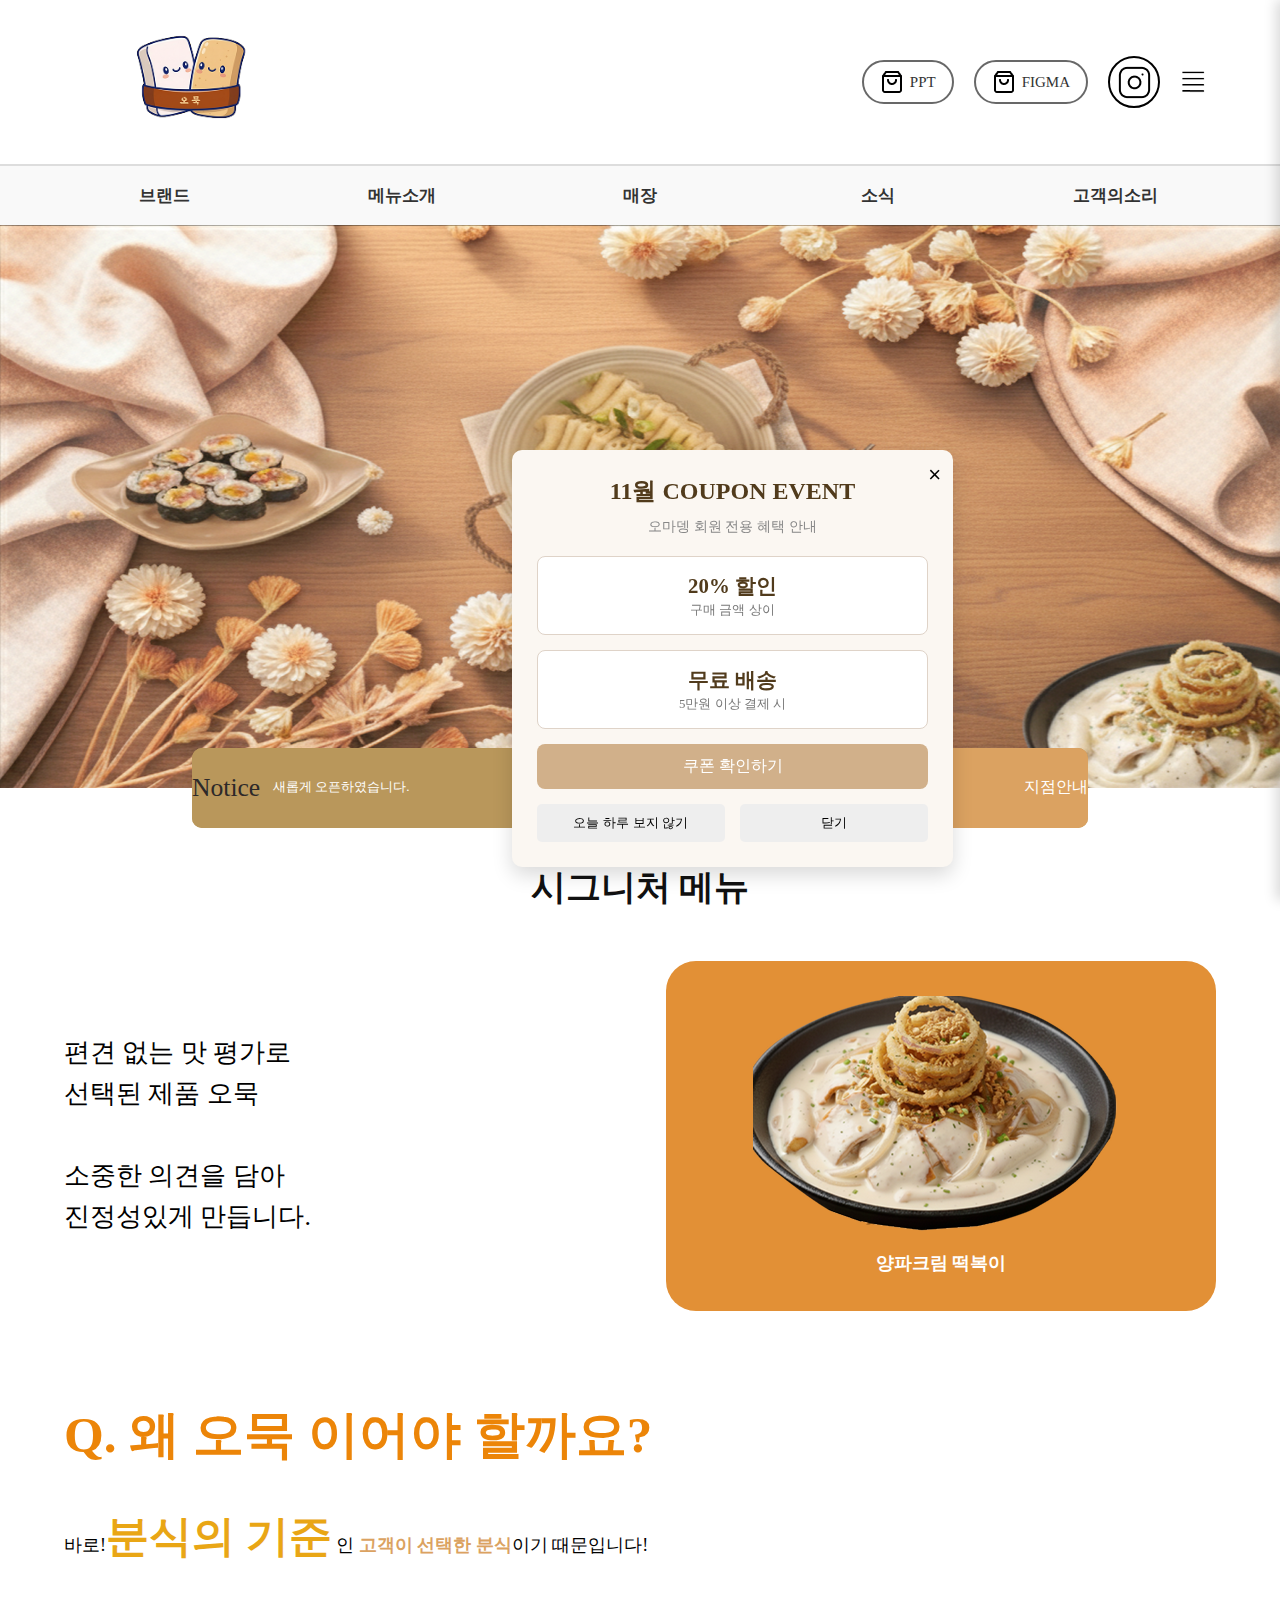
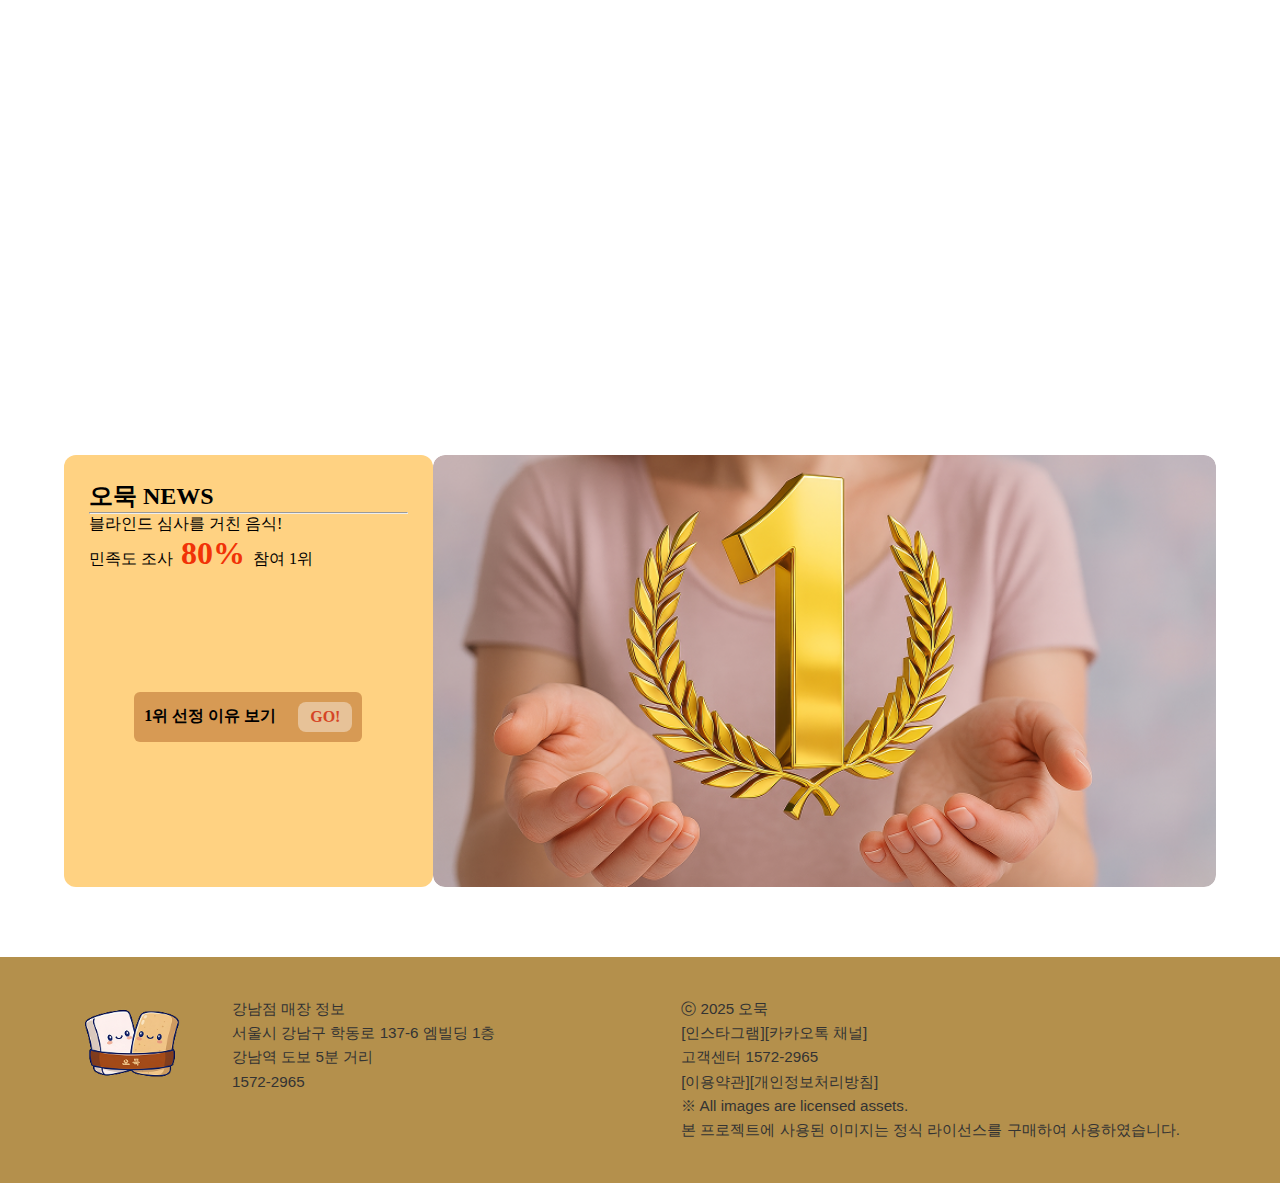
<file: index.html>
<!DOCTYPE html>
<html lang="ko">

<head>
  <meta charset="UTF-8" />
  <meta name="viewport" content="width=device-width, initial-scale=1.0" />
  <title>ohmadang-메인</title>
  <link rel="icon" href="../img2/om-logo-1.png" type="image/png">

  <!-- CSS -->

  <link href="css/base/reset.css" rel="stylesheet">
  <link href="css/base/header.css" rel="stylesheet">
  <link href="css/base/footer.css" rel="stylesheet">
  <link href="css/base/main.css" rel="stylesheet">

  <!-- JS -->
  <script src="https://code.jquery.com/jquery-3.7.1.min.js"></script>
  <script src="script/main.js" defer></script>
  <script src="script/header.js" defer></script>
</head>

<body>
  <!-- ================================================================
                                    [01] HEADER
        ================================================================= -->
  <header class="header">
    <div class="header-inner">

      <!-- 로고 -->
      <h1 class="logo">
        <a href="index.html">
<img src="img2/om-logo-1.png" alt="오묵 로고">
        </a>
      </h1>

      <!-- 오른쪽 그룹 -->
      <div class="right-group">

        <!-- 오묵 PPT -->
        <a href="https://www.miricanvas.com/v2/design2/9b0dc62e-7eb6-4a83-b3d8-851f4ca7665c" class="orin">
          <img src="img/shopping-bag.png" alt="">
          PPT
        </a>

        <!-- 오묵 PIFMA -->
        <a href="https://www.figma.com/design/GRjivl9yfpeURTzNXigGf2/%EC%98%A4%EB%AC%B5?node-id=0-1&p=f&t=UuXYGtyz9Sz3t84m-0"
          class="prch">
          <img src="img/shopping-bag.png" alt="">
          FIGMA
        </a>

        <!-- SNS -->
        <div class="sns-wrap">
          <a href="#" class="sns-link">
            <img src="img/instagram.png" alt="인스타그램" class="insta">
          </a>

          <div class="sns-dropdown">
            <a href="https://www.instagram.com/" target="_blank">
              <img src="img/instagram-imgs.png" class="icon-base">
            </a>
            <a href="https://naver.com" target="_blank">
              <img src="img/naver-icon.png" class="icon-base">
            </a>
            <a href="https://youtube.com" target="_blank">
              <img src="img/youtube-icon.png" class="icon-base">
            </a>
          </div>
        </div>

        <!-- 햄버거 -->
        <div class="hamburger">
          <a href="#" id="menu-toggle">
            <img src="img/align-justify.png" alt="메뉴 아이콘">
          </a>
        </div>

      </div>
    </div>
  </header>


  <!-- ================= NAV ================= -->
  <nav class="nav-bottoms">
    <ul class="main-menu">

      <li>
        <a href="#">브랜드</a>
        <ul class="sub-menu">
          <li><a href="story.html">어묵 이야기</a></li>
          <li><a href="recipes.html">어묵 레시피</a></li>
        </ul>
      </li>

      <li>
        <a href="#">메뉴소개</a>
        <ul class="sub-menu">
          <li><a href="menu.html">통합 메뉴</a></li>
          <li><a href="recipes.html">레시피</a></li>
        </ul>
      </li>

      <li>
        <a href="#" class="menu-3">매장</a>
        <ul class="sub-menu">
          <li><a href="location.html">매장찾기</a></li>
        </ul>
      </li>

      <li>
        <a href="#" class="menu-4">소식</a>
        <ul class="sub-menu">
          <li><a href="story.html">오묵소식</a></li>
          <li><a href="reviews.html">이벤트</a></li>
        </ul>
      </li>

      <li>
        <a href="#">고객의소리</a>
        <ul class="sub-menu">
          <li><a href="voice-of-customers.html">FAQ</a></li>
        </ul>
      </li>

    </ul>

    <!-- mega-all -->
    <div class="mega-all">
      <div class="col">
        <ul>
          <li><a href="story.html">어묵소개</a></li>
          <li><a href="location.html">위치</a></li>
        </ul>
      </div>

      <div class="col">
        <ul>
          <li><a href="menu.html">통합 메뉴</a></li>
          <li><a href="recipes.html">레시피</a></li>
        </ul>
      </div>

      <div class="col">
        <ul>
          <li><a href="location.html">매장찾기</a></li>
        </ul>
      </div>

      <div class="col">
        <ul>
          <li><a href="news.html">오묵 News</a></li>
          <li><a href="reviews.html">이벤트</a></li>
        </ul>
      </div>

      <div class="col">
        <ul>
          <li><a href="voice-of-customers.html">FAQ</a></li>
        </ul>
      </div>
    </div>

  </nav>

  <!-- ================= SIDE MENU ================= -->
  <div class="side-menu" id="side-menu">

    <!-- 닫기 버튼 (항상 ul 바깥!) -->
    <a href="#" class="close-btn" id="close-menu">×</a>

    <ul class="siders">

      <li class="has-sub">
        <a href="#">브랜드</a>
        <ul class="sub-menu">
          <li><a href="story.html">어묵소개</a></li>
          <li><a href="location.html">위치</a></li>
        </ul>
      </li>

      <li class="has-sub">
        <a href="#">메뉴소개</a>
        <ul class="sub-menu">
          <li><a href="menu.html">통합 메뉴</a></li>
          <li><a href="recipes.html">레시피</a></li>
        </ul>
      </li>

      <li class="has-sub">
        <a href="#">매장</a>
        <ul class="sub-menu">
          <li><a href="location.html">매장찾기</a></li>
        </ul>
      </li>

      <li class="has-sub">
        <a href="#">소식</a>
        <ul class="sub-menu">
          <li><a href="news.html">오묵 News</a></li>
          <li><a href="reviews.html">이벤트</a></li>
        </ul>
      </li>

      <li class="has-sub">
        <a href="#">고객센터</a>
        <ul class="sub-menu">
          <li><a href="voice-of-customers.html">FAQ</a></li>
        </ul>
      </li>

    </ul>
  </div>

  <!-- ================================================================
                                    [02] Main
        ================================================================= -->
  <main>

    <div class="hero">
      <img src="img2/main-banner.png" alt="메인 배너">

      <section class="info-bar">
        <div class="notice-section">
          <span class="label">Notice</span>
          <p class="title">새롭게 오픈하였습니다.</p>
          <span class="date">2025.09.24</span>
        </div>

        <div class="store-section">
          <span class="label"><b>Our Store</b></span>
          <a href="#" class="link">지점안내</a>
        </div>
      </section>
    </div>
    </div><!--main hero --------->
    <!-- 시그니처 -->
    <section class="signature-section">
      <div class="signature-title">
        <p class="sub-title">sigeunicheo menyu</p>
        <h2 class="main-title">시그니처 메뉴</h2>
      </div>

      <div class="wrap">
        <div class="signature-txt">
          <p>편견 없는 맛 평가로<br>선택된 제품 오묵</p><br>
          <p>소중한 의견을 담아<br>진정성있게 만듭니다.</p>
        </div>

        <div class="item-wrap slider">
          <div class="menu-image item-1">
            <img src="img2/fishs-img1(16).png" alt="떡볶이">
            <div class="name-1">양파크림 떡복이</div>
          </div>
          <div class="menu-image item-2">
            <img src="img2/fishs-img1(2).png" alt="물어묵">
            <div class="name-2">어묵탕</div>
          </div>
          <div class="menu-image item-3">
            <img src="img2/fishs-img1(16).png" alt="구어바">
            <div class="name-3">꼬마김밥</div>
          </div>
        </div>
      </div>
    </section>


    <!-- 이유 섹션 -->
    <section class="promo-section">
      <div class="promo-container">
        <div class="promo-text">
          <div class="text-content">
            <h2 class="why"><span>Q. 왜 오묵 이어야 할까요?</span></h2>
            <p class="iu">
              바로!<span class="txt-color"><strong style="color:#e9a615; font-size: 2.7rem;">분식의 기준</strong>
                </strong></span>인
              <span class="txt-color2"><b style="color: #DBA261;">고객이 선택한 분식</b></span>이기 때문입니다!
            </p>
          </div>
        </div>
      </div>
    </section>

    <!-- 제품 섹션 -->
    <section class="pb-products-section">
      <div class="product-grid">
        <div class="product-card">
          <div class="card-image">
            <p class="txt-82"><span style="font-size: 6rem; color:#fc2802;">1위</span></p>
            <p class="txt-82"><span style="font-size: 3rem; color:#1a1919;">만족도 조사</span></p>
          </div>
        </div>

        <div class="product-card">
          <div class="card-image">

            <p class="txt-82"><span style="font-size: 2.3rem; color:#1a1919;">
                블라인드 심사<br>고객 니즈 맞춤!
              </span></p>
          </div>

        </div>

        <div class="product-card">
          <div class="card-image">
            <img src="../img2/imgsss101-1.png" alt="명태살">
            <h3 class="card-title">매일 공수한 신선 재료</h3>
          </div>
        </div>

    </section>


    <!-- 뉴스 -->
    <section class="main-container">
      <div class="bottom-news">
        <div class="news-content">
          <h2 class="text-news">오묵 NEWS</h2>
          <hr>
          <p class="ds2">
            블라인드 심사를 거친 음식!<br>
            민족도 조사<strong class="ds2-80"> 80% </strong>참여 1위
          </p>
        </div>
        <div class="button">
          <span class=""><b>1위 선정 이유 보기</b></span>
          <a href="news.html"><span class="news-mdas"><b>GO!</b></span></a>
        </div>
      </div>
      <div class="news-img">
        <img src="img2/first-place.png" alt="">
      </div>
    </section>
  </main>

  <!-- ================= FOOTER ================= -->
  <footer class="footer-buttom">
    <div class="footer-inner">

      <div class="img-footer">
        <img src="img2/om-logo-1.png">
      </div>

      <div class="footer-info">
        <p class="footer-left">
          강남점 매장 정보<br>
          서울시 강남구 학동로 137-6 엠빌딩 1층 <br>
          강남역 도보 5분 거리<br>
          1572-2965
        </p>
      </div>

      <div class="footer-right">
        <p>
          ⓒ 2025 오묵<br>
          [인스타그램][카카오톡 채널]<br>
          고객센터 1572-2965<br>
          [이용약관][개인정보처리방침]
        </p>
        <p class="tba"> ※ All images are licensed assets.<br>
          본 프로젝트에 사용된 이미지는 정식 라이선스를 구매하여 사용하였습니다.<br>
        </p>
      </div>

    </div>
  </footer>
  <!----------------------------상세페이지----------------------->
  <!-- 🔔 작은 팝업창 -->
  <div class="popup small-popup" id="popup">
    <div class="popup-box">
      <button class="popup-close" id="closePopup">×</button>

      <h2 class="popup-title">11월 COUPON EVENT</h2>
      <p class="popup-sub">오마뎅 회원 전용 혜택 안내</p>

      <div class="popup-ticket">
        <h3>20% 할인</h3>
        <span>구매 금액 상이</span>
      </div>

      <div class="popup-ticket">
        <h3>무료 배송</h3>
        <span>5만원 이상 결제 시</span>
      </div>

      <a href="#" class="popup-btn">쿠폰 확인하기</a>

      <div class="popup-bottom">
        <button id="noToday">오늘 하루 보지 않기</button>
        <button id="closeBottom">닫기</button>
      </div>
    </div>
  </div>

  <!----------------------------상세페이지----------------------->

</body>

</html>
</file>
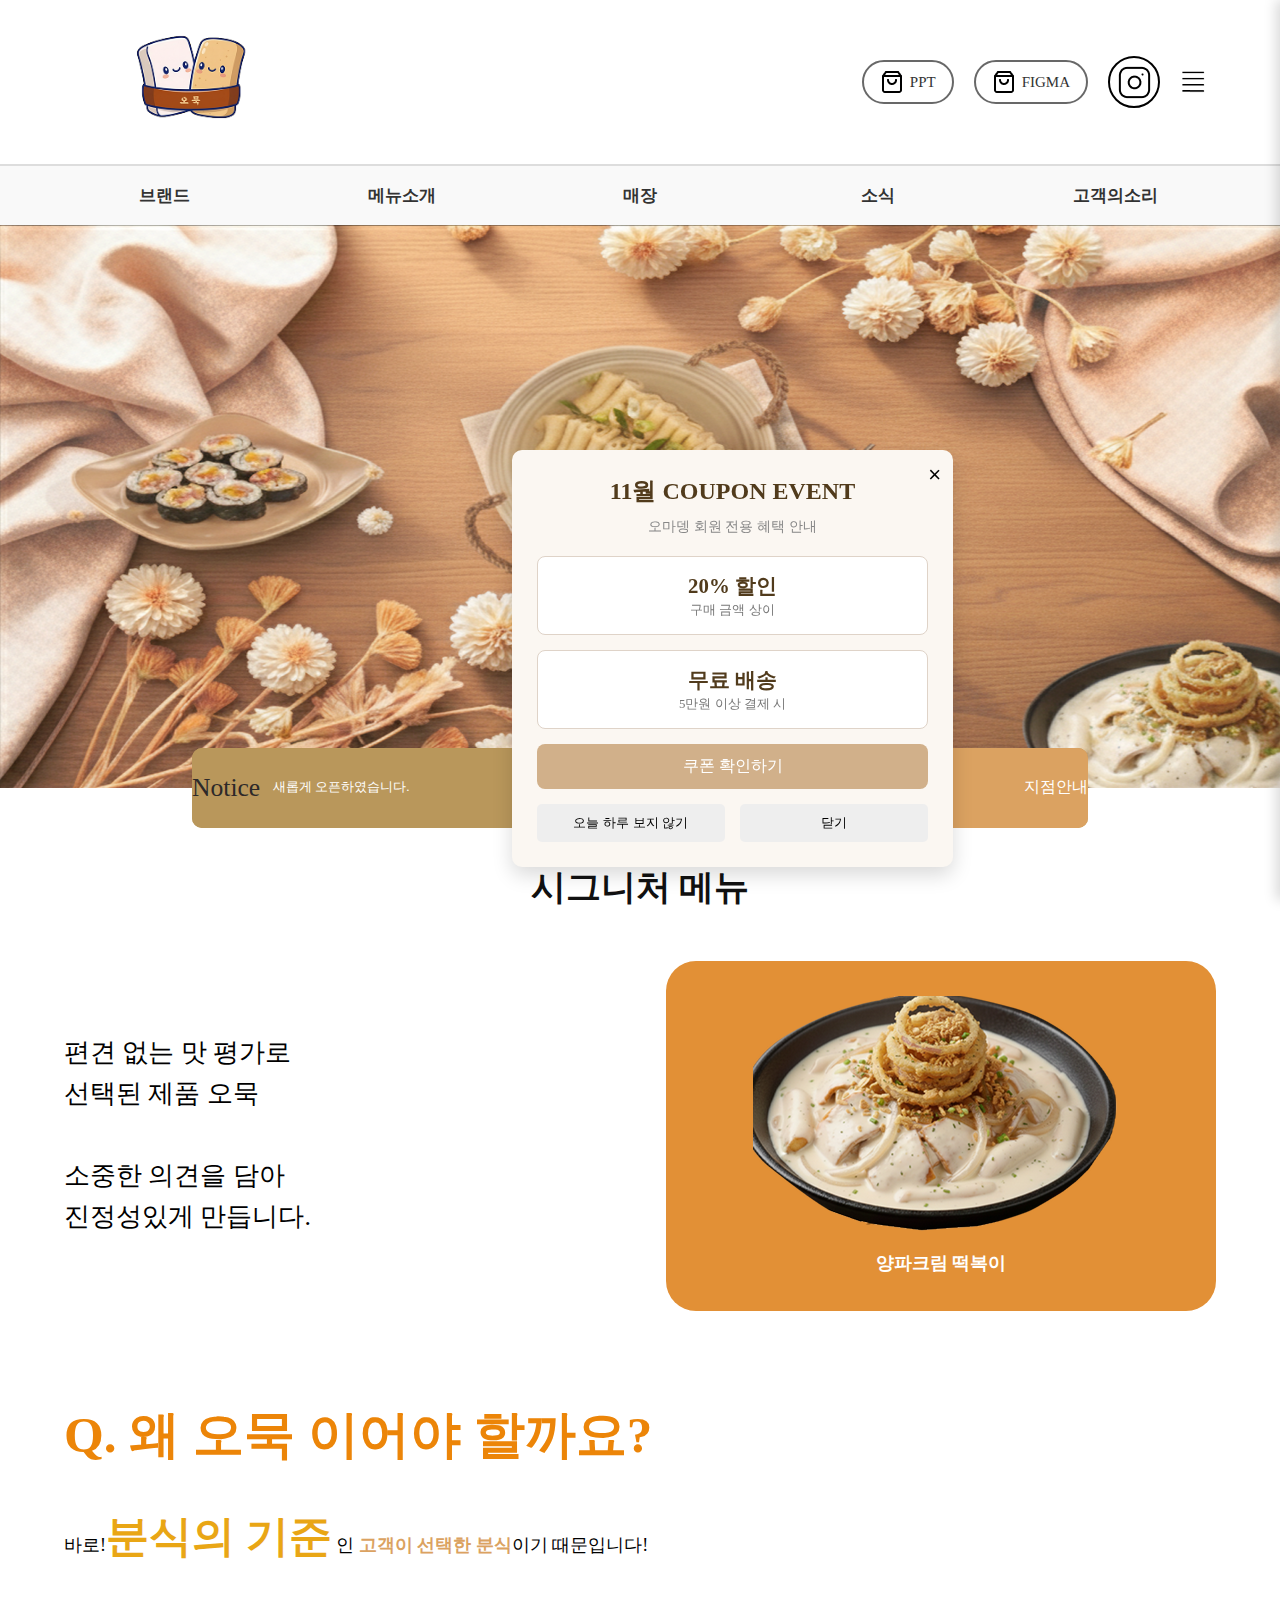
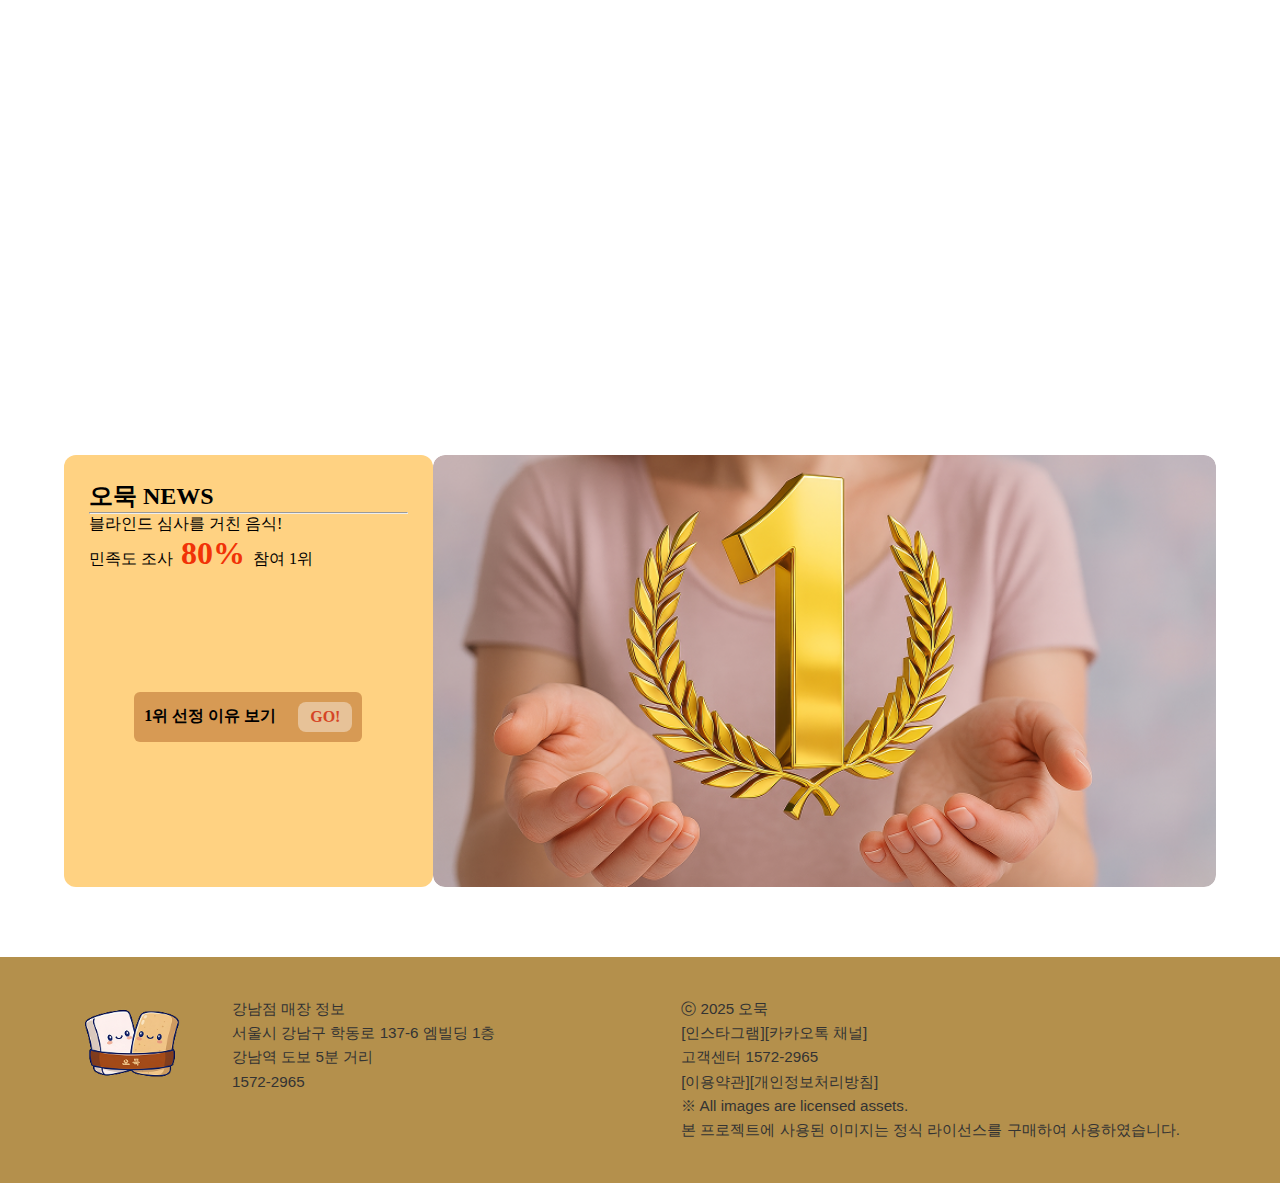
<file: pages/index.html>
<!DOCTYPE html>
<html lang="ko">

<head>
  <meta charset="UTF-8" />
  <meta name="viewport" content="width=device-width, initial-scale=1.0" />
  <title>ohmadang-메인</title>
  <link rel="icon" href="../img2/om-logo-1.png" type="image/png">

  <!-- CSS -->
  <link href="../css/base/reset.css" rel="stylesheet">
  <link href="../css/base/header.css" rel="stylesheet">
  <link href="../css/base/footer.css" rel="stylesheet">
  <link href="../css/base/main.css" rel="stylesheet">

  <!-- JS -->
  <script src="https://code.jquery.com/jquery-3.7.1.min.js"></script>
  <script src="../script/main.js" defer></script>
  <script src="../script/header.js" defer></script>
</head>

<body>
  <!-- ================================================================
                                    [01] HEADER
        ================================================================= -->
  <header class="header">
    <div class="header-inner">

      <!-- 로고 -->
      <h1 class="logo">
        <a href="index.html">
          <img src="../img2/om-logo-1.png" alt="오묵 로고">
        </a>
      </h1>

      <!-- 오른쪽 그룹 -->
      <div class="right-group">

        <!-- 오묵 PPT -->
        <a href="https://www.miricanvas.com/v2/design2/9b0dc62e-7eb6-4a83-b3d8-851f4ca7665c" class="orin">
          <img src="../img/shopping-bag.png" alt="">
          PPT
        </a>

        <!-- 오묵 PIFMA -->
        <a href="https://www.figma.com/design/GRjivl9yfpeURTzNXigGf2/%EC%98%A4%EB%AC%B5?node-id=0-1&p=f&t=UuXYGtyz9Sz3t84m-0"
          class="prch">
          <img src="../img/shopping-bag.png" alt="">
          FIGMA
        </a>

        <!-- SNS -->
        <div class="sns-wrap">
          <a href="#" class="sns-link">
            <img src="../img/instagram.png" alt="인스타그램" class="insta">
          </a>

          <div class="sns-dropdown">
            <a href="https://www.instagram.com/" target="_blank">
              <img src="../img/instagram-imgs.png" class="icon-base">
            </a>
            <a href="https://naver.com" target="_blank">
              <img src="../img/naver-icon.png" class="icon-base">
            </a>
            <a href="https://youtube.com" target="_blank">
              <img src="../img/youtube-icon.png" class="icon-base">
            </a>
          </div>
        </div>

        <!-- 햄버거 -->
        <div class="hamburger">
          <a href="#" id="menu-toggle">
            <img src="../img/align-justify.png" alt="메뉴 아이콘">
          </a>
        </div>

      </div>
    </div>
  </header>


  <!-- ================= NAV ================= -->
  <nav class="nav-bottoms">
    <ul class="main-menu">

      <li>
        <a href="#">브랜드</a>
        <ul class="sub-menu">
          <li><a href="story.html">어묵 이야기</a></li>
          <li><a href="recipes.html">어묵 레시피</a></li>
        </ul>
      </li>

      <li>
        <a href="#">메뉴소개</a>
        <ul class="sub-menu">
          <li><a href="menu.html">통합 메뉴</a></li>
          <li><a href="recipes.html">레시피</a></li>
        </ul>
      </li>

      <li>
        <a href="#" class="menu-3">매장</a>
        <ul class="sub-menu">
          <li><a href="location.html">매장찾기</a></li>
        </ul>
      </li>

      <li>
        <a href="#" class="menu-4">소식</a>
        <ul class="sub-menu">
          <li><a href="story.html">오묵소식</a></li>
          <li><a href="reviews.html">이벤트</a></li>
        </ul>
      </li>

      <li>
        <a href="#">고객의소리</a>
        <ul class="sub-menu">
          <li><a href="voice-of-customers.html">FAQ</a></li>
        </ul>
      </li>

    </ul>

    <!-- mega-all -->
    <div class="mega-all">
      <div class="col">
        <ul>
          <li><a href="story.html">어묵소개</a></li>
          <li><a href="location.html">위치</a></li>
        </ul>
      </div>

      <div class="col">
        <ul>
          <li><a href="menu.html">통합 메뉴</a></li>
          <li><a href="recipes.html">레시피</a></li>
        </ul>
      </div>

      <div class="col">
        <ul>
          <li><a href="location.html">매장찾기</a></li>
        </ul>
      </div>

      <div class="col">
        <ul>
          <li><a href="news.html">오묵 News</a></li>
          <li><a href="reviews.html">이벤트</a></li>
        </ul>
      </div>

      <div class="col">
        <ul>
          <li><a href="voice-of-customers.html">FAQ</a></li>
        </ul>
      </div>
    </div>

  </nav>

  <!-- ================= SIDE MENU ================= -->
  <div class="side-menu" id="side-menu">

    <!-- 닫기 버튼 (항상 ul 바깥!) -->
    <a href="#" class="close-btn" id="close-menu">×</a>

    <ul class="siders">

      <li class="has-sub">
        <a href="#">브랜드</a>
        <ul class="sub-menu">
          <li><a href="story.html">어묵소개</a></li>
          <li><a href="location.html">위치</a></li>
        </ul>
      </li>

      <li class="has-sub">
        <a href="#">메뉴소개</a>
        <ul class="sub-menu">
          <li><a href="menu.html">통합 메뉴</a></li>
          <li><a href="recipes.html">레시피</a></li>
        </ul>
      </li>

      <li class="has-sub">
        <a href="#">매장</a>
        <ul class="sub-menu">
          <li><a href="location.html">매장찾기</a></li>
        </ul>
      </li>

      <li class="has-sub">
        <a href="#">소식</a>
        <ul class="sub-menu">
          <li><a href="news.html">오묵 News</a></li>
          <li><a href="reviews.html">이벤트</a></li>
        </ul>
      </li>

      <li class="has-sub">
        <a href="#">고객센터</a>
        <ul class="sub-menu">
          <li><a href="voice-of-customers.html">FAQ</a></li>
        </ul>
      </li>

    </ul>
  </div>

  <!-- ================================================================
                                    [02] Main
        ================================================================= -->
  <main>

    <div class="hero">
      <img src="../img2/main-banner.png" alt="메인 배너">

      <section class="info-bar">
        <div class="notice-section">
          <span class="label">Notice</span>
          <p class="title">새롭게 오픈하였습니다.</p>
          <span class="date">2025.09.24</span>
        </div>

        <div class="store-section">
          <span class="label"><b>Our Store</b></span>
          <a href="#" class="link">지점안내</a>
        </div>
      </section>
    </div>
    </div><!--main hero --------->
    <!-- 시그니처 -->
    <section class="signature-section">
      <div class="signature-title">
        <p class="sub-title">sigeunicheo menyu</p>
        <h2 class="main-title">시그니처 메뉴</h2>
      </div>

      <div class="wrap">
        <div class="signature-txt">
          <p>편견 없는 맛 평가로<br>선택된 제품 오묵</p><br>
          <p>소중한 의견을 담아<br>진정성있게 만듭니다.</p>
        </div>

        <div class="item-wrap slider">
          <div class="menu-image item-1">
            <img src="../img2/fishs-img1(16).png" alt="떡볶이">
            <div class="name-1">양파크림 떡복이</div>
          </div>
          <div class="menu-image item-2">
            <img src="../img2/fishs-img1(2).png" alt="물어묵">
            <div class="name-2">어묵탕</div>
          </div>
          <div class="menu-image item-3">
            <img src="../img2/fishs-img1(16).png" alt="구어바">
            <div class="name-3">꼬마김밥</div>
          </div>
        </div>
      </div>
    </section>


    <!-- 이유 섹션 -->
    <section class="promo-section">
      <div class="promo-container">
        <div class="promo-text">
          <div class="text-content">
            <h2 class="why"><span>Q. 왜 오묵 이어야 할까요?</span></h2>
            <p class="iu">
              바로!<span class="txt-color"><strong style="color:#e9a615; font-size: 2.7rem;">분식의 기준</strong>
                </strong></span>인
              <span class="txt-color2"><b style="color: #DBA261;">고객이 선택한 분식</b></span>이기 때문입니다!
            </p>
          </div>
        </div>
      </div>
    </section>

    <!-- 제품 섹션 -->
    <section class="pb-products-section">
      <div class="product-grid">
        <div class="product-card">
          <div class="card-image">
            <p class="txt-82"><span style="font-size: 6rem; color:#fc2802;">1위</span></p>
            <p class="txt-82"><span style="font-size: 3rem; color:#1a1919;">만족도 조사</span></p>
          </div>
        </div>

        <div class="product-card">
          <div class="card-image">

            <p class="txt-82"><span style="font-size: 2.3rem; color:#1a1919;">
                블라인드 심사<br>고객 니즈 맞춤!
              </span></p>
          </div>

        </div>

        <div class="product-card">
          <div class="card-image">
            <img src="../img2/imgsss101-1.png" alt="명태살">
            <h3 class="card-title">매일 공수한 신선 재료</h3>
          </div>
        </div>

    </section>


    <!-- 뉴스 -->
    <section class="main-container">
      <div class="bottom-news">
        <div class="news-content">
          <h2 class="text-news">오묵 NEWS</h2>
          <hr>
          <p class="ds2">
            블라인드 심사를 거친 음식!<br>
            민족도 조사<strong class="ds2-80"> 80% </strong>참여 1위
          </p>
        </div>
        <div class="button">
          <span class=""><b>1위 선정 이유 보기</b></span>
          <a href="news.html"><span class="news-mdas"><b>GO!</b></span></a>
        </div>
      </div>
      <div class="news-img">
        <img src="../img2/first-place.png" alt="">
      </div>
    </section>
  </main>

  <!-- ================= FOOTER ================= -->
  <footer class="footer-buttom">
    <div class="footer-inner">

      <div class="img-footer">
        <img src="../img2/om-logo-1.png">
      </div>

      <div class="footer-info">
        <p class="footer-left">
          강남점 매장 정보<br>
          서울시 강남구 학동로 137-6 엠빌딩 1층 <br>
          강남역 도보 5분 거리<br>
          1572-2965
        </p>
      </div>

      <div class="footer-right">
        <p>
          ⓒ 2025 오묵<br>
          [인스타그램][카카오톡 채널]<br>
          고객센터 1572-2965<br>
          [이용약관][개인정보처리방침]
        </p>
        <p class="tba"> ※ All images are licensed assets.<br>
          본 프로젝트에 사용된 이미지는 정식 라이선스를 구매하여 사용하였습니다.<br>
        </p>
      </div>

    </div>
  </footer>
  <!----------------------------상세페이지----------------------->
  <!-- 🔔 작은 팝업창 -->
  <div class="popup small-popup" id="popup">
    <div class="popup-box">
      <button class="popup-close" id="closePopup">×</button>

      <h2 class="popup-title">11월 COUPON EVENT</h2>
      <p class="popup-sub">오마뎅 회원 전용 혜택 안내</p>

      <div class="popup-ticket">
        <h3>20% 할인</h3>
        <span>구매 금액 상이</span>
      </div>

      <div class="popup-ticket">
        <h3>무료 배송</h3>
        <span>5만원 이상 결제 시</span>
      </div>

      <a href="#" class="popup-btn">쿠폰 확인하기</a>

      <div class="popup-bottom">
        <button id="noToday">오늘 하루 보지 않기</button>
        <button id="closeBottom">닫기</button>
      </div>
    </div>
  </div>

  <!----------------------------상세페이지----------------------->

</body>

</html>
</file>
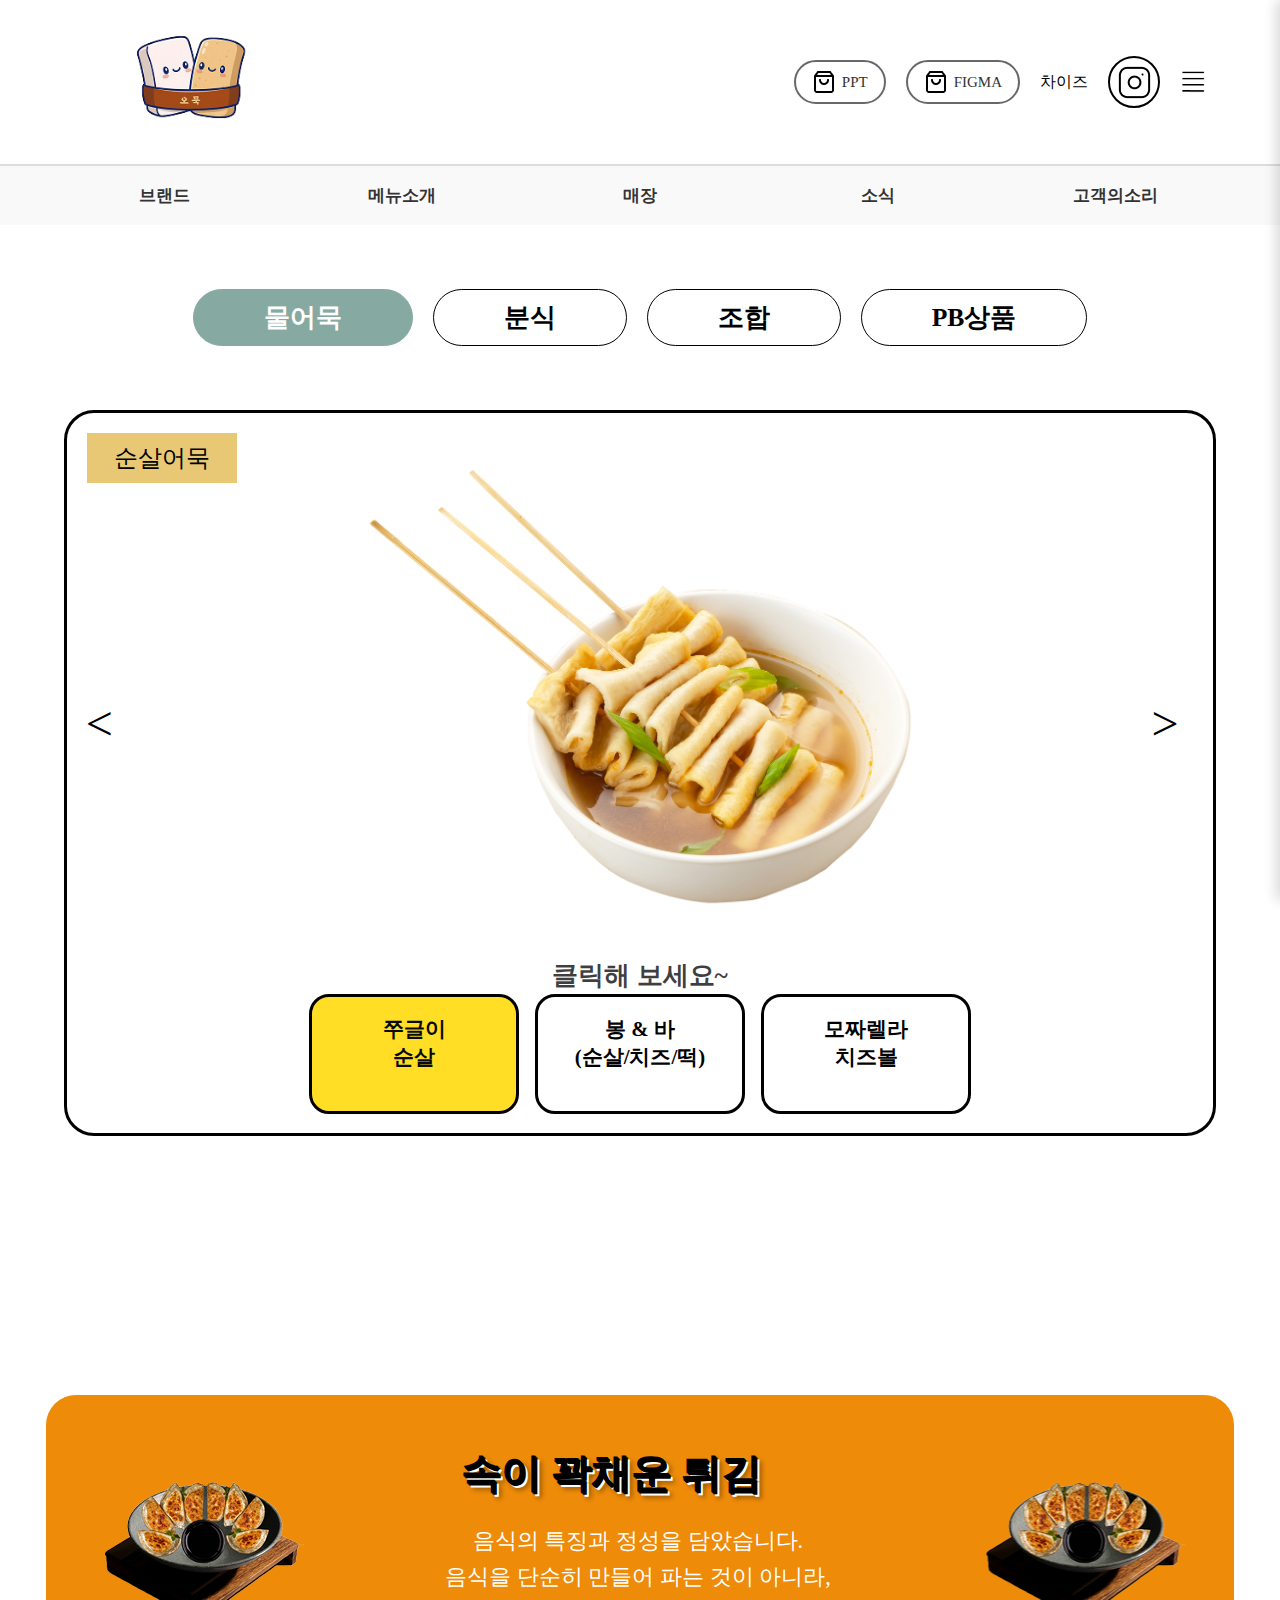
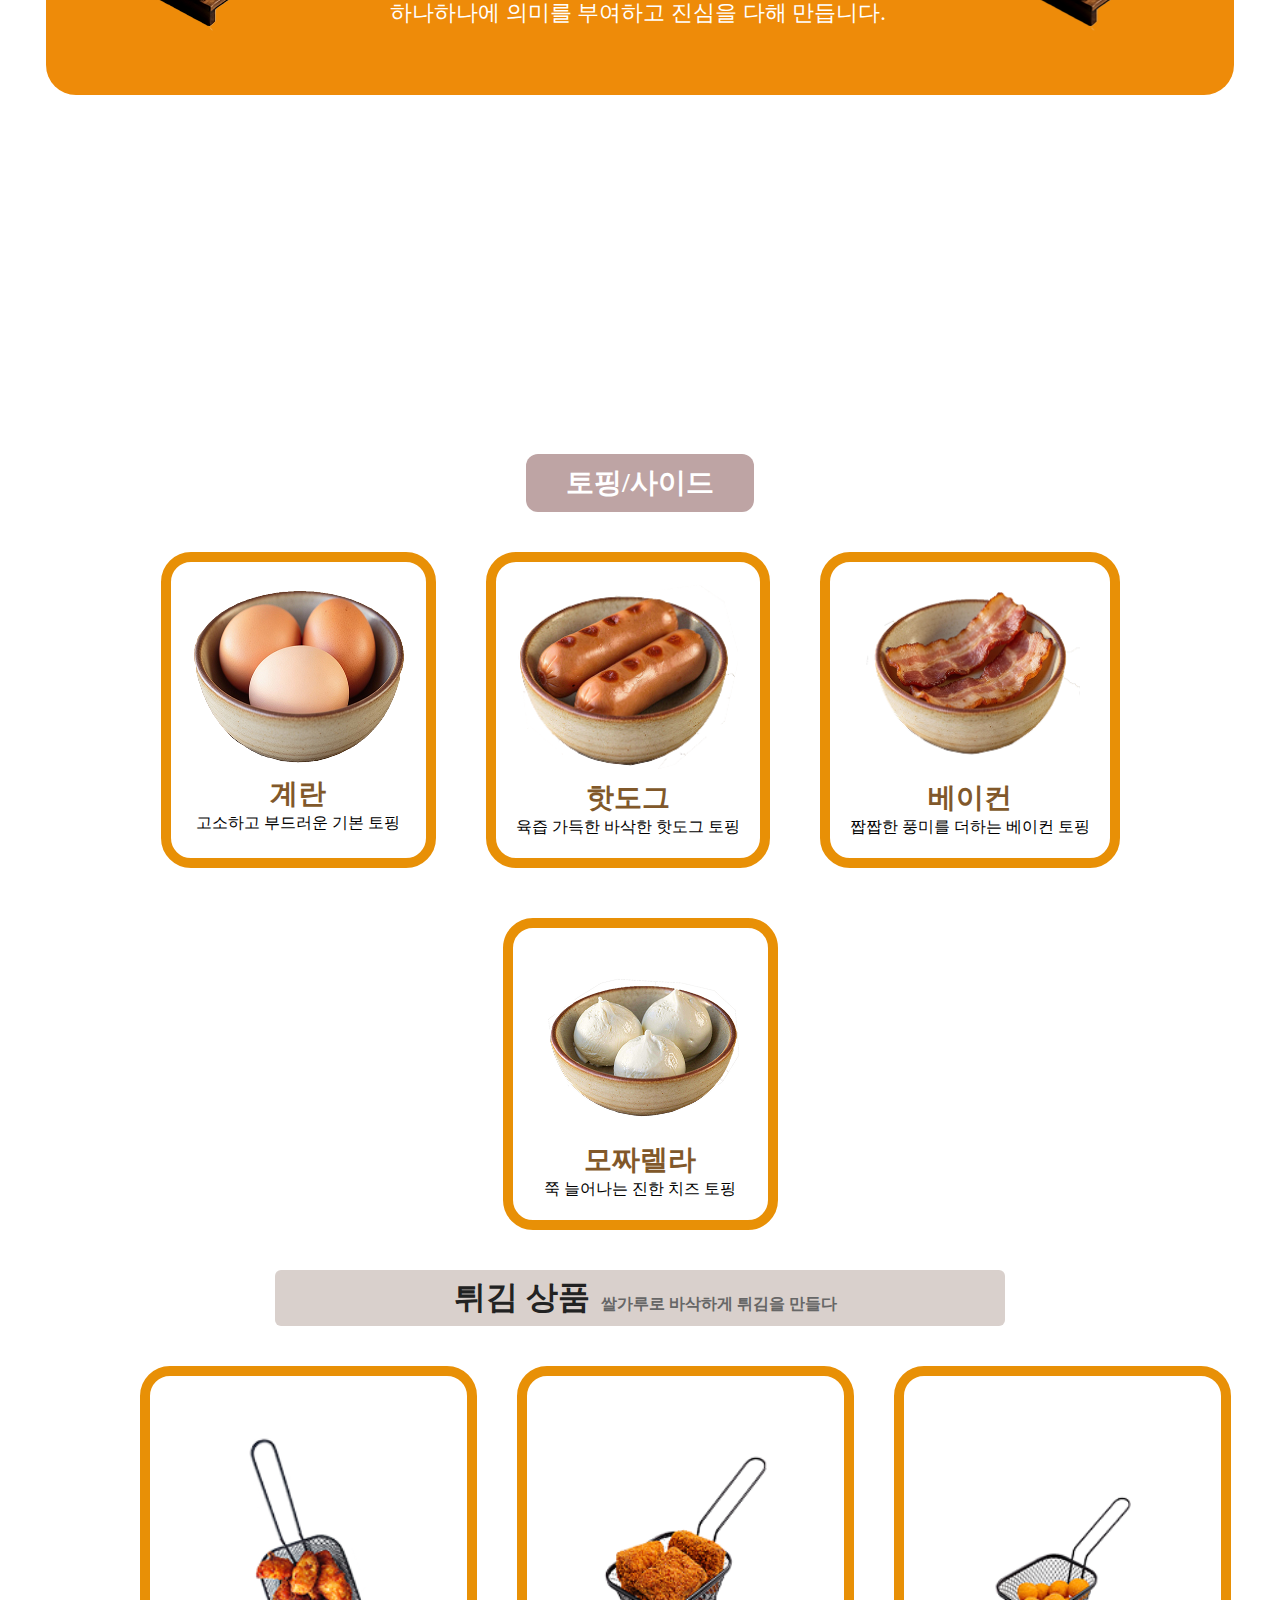
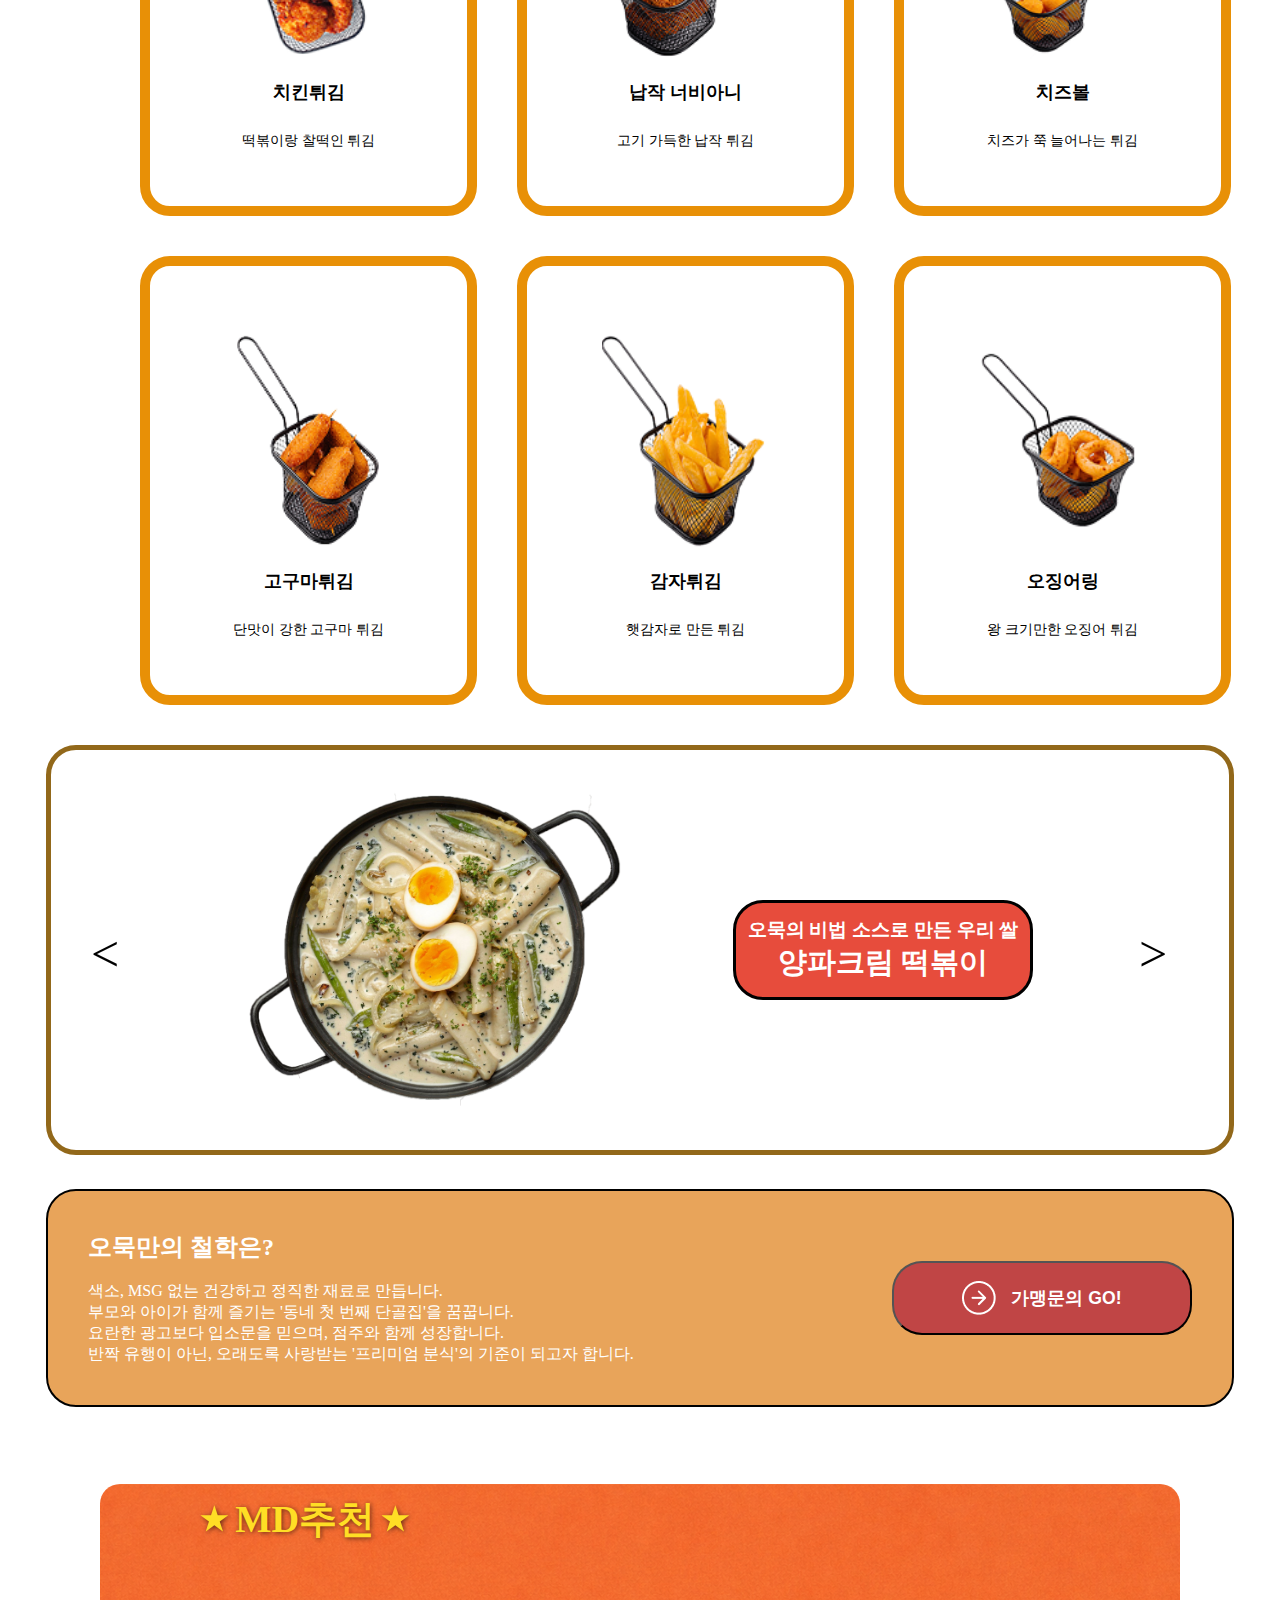
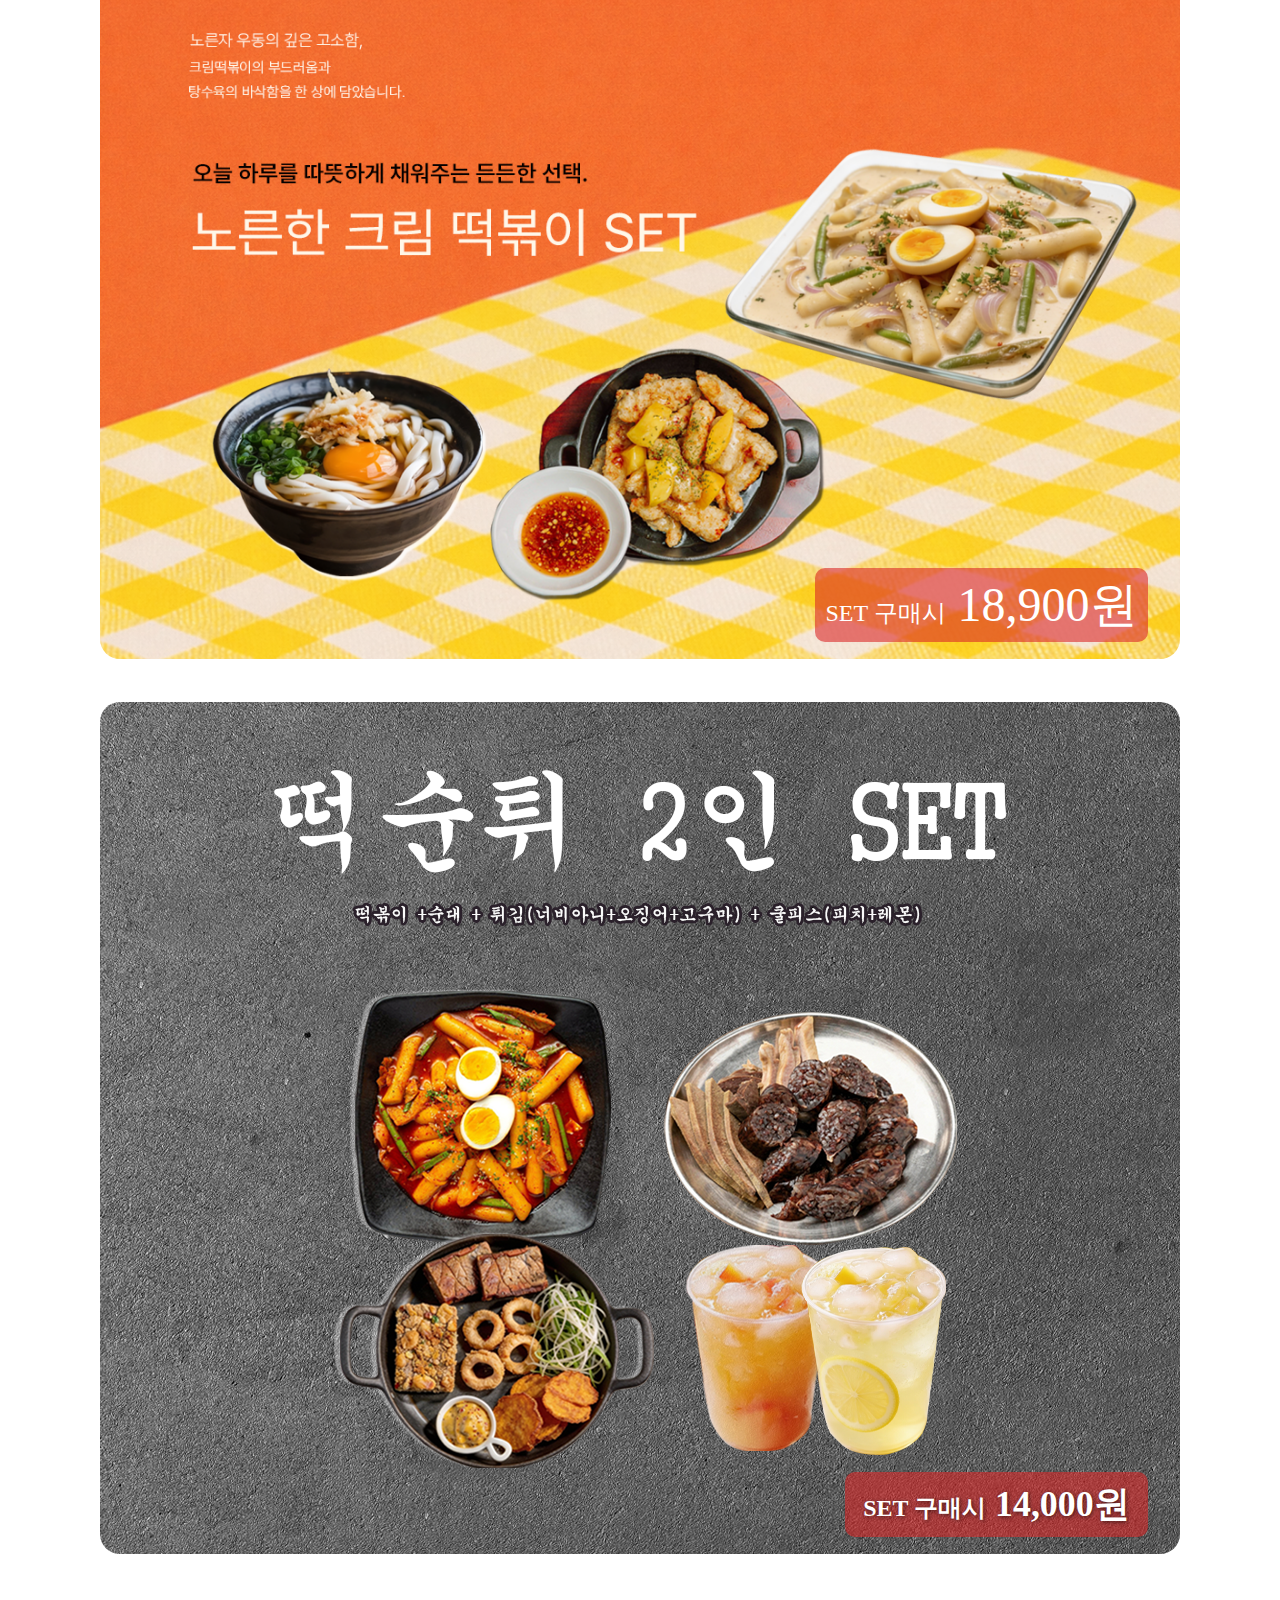
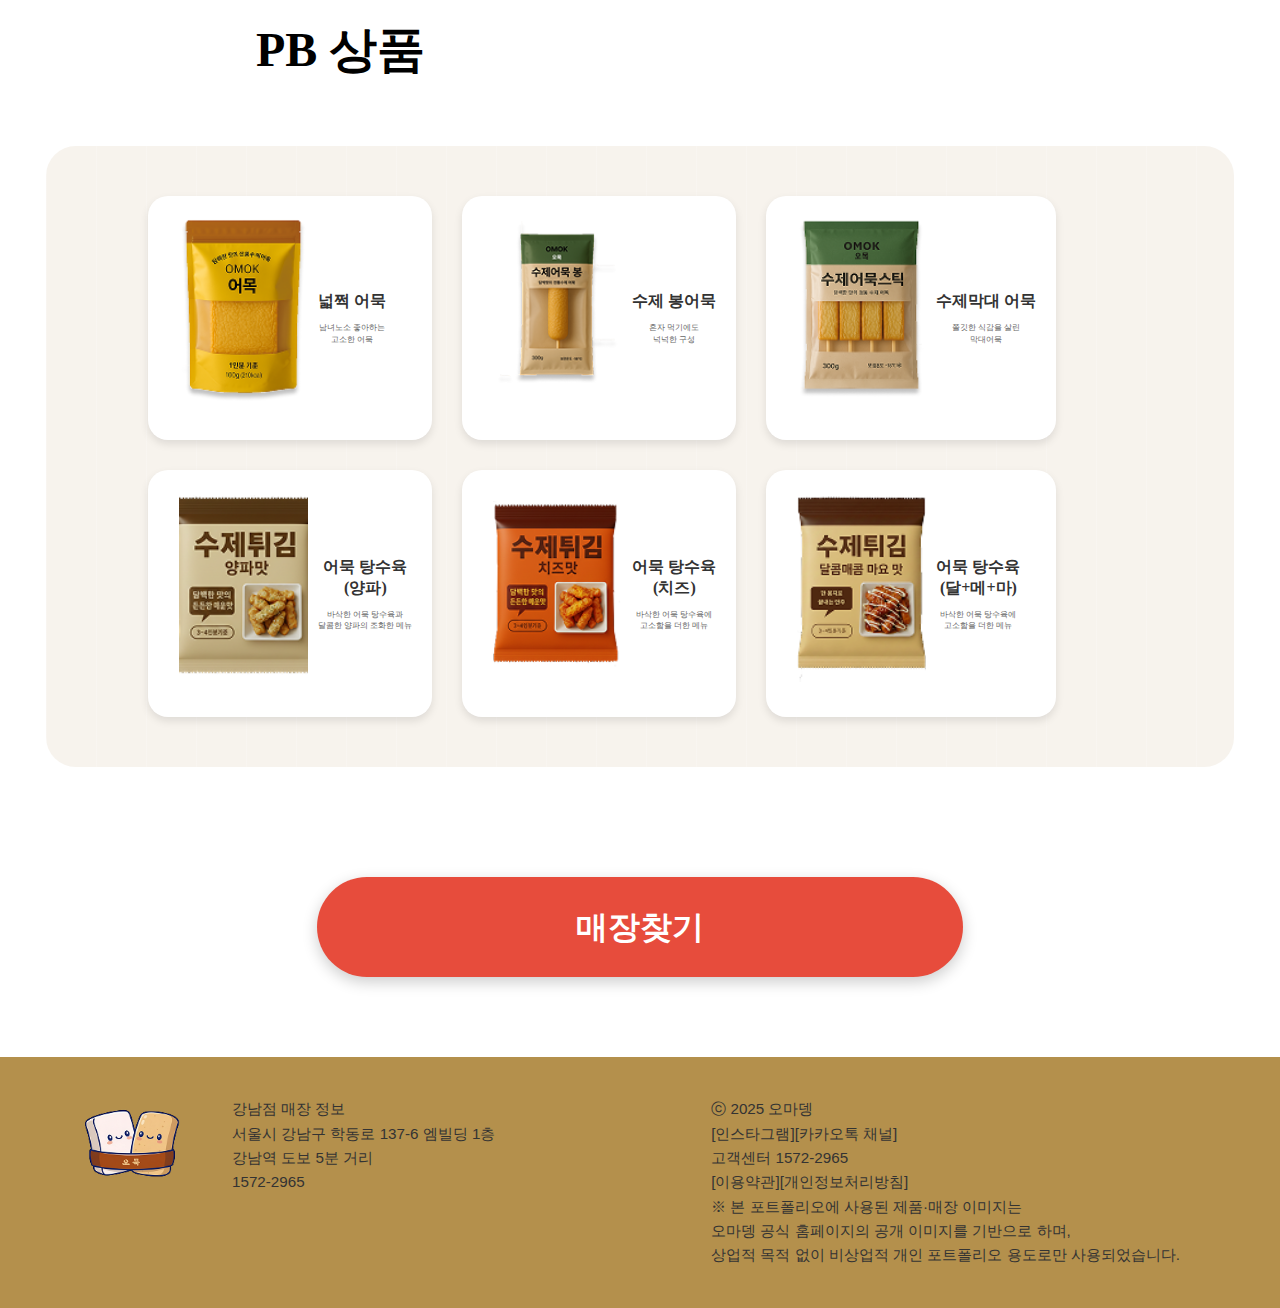
<file: menu.html>
<!DOCTYPE html>
<html lang="en">

<head>
    <meta charset="UTF-8">
    <meta name="viewport" content="width=device-width, initial-scale=1.0">
    <title>오마뎅 | 시그니처 메뉴</title>

    <link rel="icon" href="../img2/om-logo-1.png" type="image/png">

    <!-- Swiper CSS -->
    <link rel="stylesheet" href="https://cdn.jsdelivr.net/npm/swiper@11/swiper-bundle.min.css">

    <!-- CSS -->
    <link rel="stylesheet" href="css/base/reset.css">
    <link rel="stylesheet" href="css/base/header.css">
    <link rel="stylesheet" href="css/base/menu.css">
    <link rel="stylesheet" href="css/base/footer.css">

    <!-- jQuery -->
    <script src="https://code.jquery.com/jquery-3.7.1.min.js"></script>

    <!-- Swiper JS -->
    <script src="https://cdn.jsdelivr.net/npm/swiper@11/swiper-bundle.min.js" defer></script>

    <!-- Custom JS -->
    <script src="script/header.js" defer></script>
    <script src="script/main.js" defer></script>
</head>


<body>
    <!-- ================================================================
                                    [01] HEADER
        ================================================================= -->
    <header class="header">
        <div class="header-inner">

            <!-- 로고 -->
            <h1 class="logo">
                <a href="index.html">
                    <img src="img2/om-logo-1.png" alt="오묵 로고">
                </a>
            </h1>

            <!-- 오른쪽 그룹 -->
            <div class="right-group">

                <!-- 오묵 PPT -->
                <a href="https://www.miricanvas.com/v2/design2/9b0dc62e-7eb6-4a83-b3d8-851f4ca7665c" class="orin">
                    <img src="img/shopping-bag.png" alt="">
                    PPT
                </a>

                <!-- 오묵 PIFMA -->
                <a href="https://www.figma.com/design/GRjivl9yfpeURTzNXigGf2/%EC%98%A4%EB%AC%B5?node-id=0-1&p=f&t=UuXYGtyz9Sz3t84m-0"
                    class="prch">
                    <img src="img/shopping-bag.png" alt="">
                    FIGMA
                </a>차이즈
                </a>

                <!-- SNS -->
                <div class="sns-wrap">
                    <a href="#" class="sns-link">
                        <img src="img/instagram.png" alt="인스타그램" class="insta">
                    </a>

                    <div class="sns-dropdown">
                        <a href="https://www.instagram.com/" target="_blank">
                            <img src="img/instagram-imgs.png" class="icon-base">
                        </a>
                        <a href="https://naver.com" target="_blank">
                            <img src="img/naver-icon.png" class="icon-base">
                        </a>
                        <a href="https://youtube.com" target="_blank">
                            <img src="img/youtube-icon.png" class="icon-base">
                        </a>
                    </div>
                </div>

                <!-- 햄버거 -->
                <div class="hamburger">
                    <a href="#" id="menu-toggle">
                        <img src="img/align-justify.png" alt="메뉴 아이콘">
                    </a>
                </div>

            </div>
        </div>
    </header>


    <!-- ================= NAV ================= -->
    <nav class="nav-bottoms">
        <ul class="main-menu">

            <li>
                <a href="#">브랜드</a>
                <ul class="sub-menu">
                    <li><a href="story.html">오묵 이야기</a></li>
                    <li><a href="recipes.html">오묵 레시피</a></li>
                </ul>
            </li>

            <li>
                <a href="#">메뉴소개</a>
                <ul class="sub-menu">
                    <li><a href="menu.html">통합 메뉴</a></li>
                    <li><a href="recipes.html">레시피</a></li>
                </ul>
            </li>

            <li>
                <a href="#" class="menu-3">매장</a>
                <ul class="sub-menu">
                    <li><a href="location.html">매장찾기</a></li>
                </ul>
            </li>

            <li>
                <a href="#" class="menu-4">소식</a>
                <ul class="sub-menu">
                    <li><a href="story.html">오마뎅소식</a></li>
                    <li><a href="reviews.html">이벤트</a></li>
                </ul>
            </li>

            <li>
                <a href="#">고객의소리</a>
                <ul class="sub-menu">
                    <li><a href="voice-of-customers.html">FAQ</a></li>
                </ul>
            </li>

        </ul>

        <!-- mega-all -->
        <div class="mega-all">
            <div class="col">
                <ul>
                    <li><a href="story.html">어묵소개</a></li>
                    <li><a href="location.html">위치</a></li>
                </ul>
            </div>

            <div class="col">
                <ul>
                    <li><a href="menu.html">통합 메뉴</a></li>
                    <li><a href="recipes.html">레시피</a></li>
                </ul>
            </div>

            <div class="col">
                <ul>
                    <li><a href="location.html">매장찾기</a></li>
                </ul>
            </div>

            <div class="col">
                <ul>
                    <li><a href="news.html">오묵 News</a></li>
                    <li><a href="reviews.html">이벤트</a></li>
                </ul>
            </div>

            <div class="col">
                <ul>
                    <li><a href="voice-of-customers.html">FAQ</a></li>
                </ul>
            </div>
        </div>

    </nav>

    <!-- ================= SIDE MENU ================= -->
    <div class="side-menu" id="side-menu">

        <!-- 닫기 버튼 (항상 ul 바깥!) -->
        <a href="#" class="close-btn" id="close-menu">×</a>

        <ul class="siders">

            <li class="has-sub">
                <a href="#">브랜드</a>
                <ul class="sub-menu">
                    <li><a href="story.html">어묵소개</a></li>
                    <li><a href="location.html">위치</a></li>
                </ul>
            </li>

            <li class="has-sub">
                <a href="#">메뉴소개</a>
                <ul class="sub-menu">
                    <li><a href="menu.html">통합 메뉴</a></li>
                    <li><a href="recipes.html">레시피</a></li>
                </ul>
            </li>

            <li class="has-sub">
                <a href="#">매장</a>
                <ul class="sub-menu">
                    <li><a href="location.html">매장찾기</a></li>
                </ul>
            </li>

            <li class="has-sub">
                <a href="#">소식</a>
                <ul class="sub-menu">
                    <li><a href="news.html">오묵 News</a></li>
                </ul>
            </li>

            <li class="has-sub">
                <a href="#">고객센터</a>
                <ul class="sub-menu">
                    <li><a href="voice-of-customers.html">FAQ</a></li>
                </ul>
            </li>

        </ul>
    </div>

    <!-- ================================================================
                                    [02] MENU TABS
        ================================================================= -->
    <main class="story-content">


        <!-- story navigation -->

        <section class="story-navigation">
            <div class="button-wrap">
                <a href="#menu-fishsbox" class="menu active">물어묵</a>
                <a href="#toppings" class="menu">분식</a>
                <a href="#set-bnner1" class="menu">조합</a>
                <a href="#pb-products-section" class="menu">PB상품</a>
            </div>
        </section>

        <!-- ================================================================
                                    [03] MD RECOMMEND
        ================================================================= -->
        <!-----&lt;--&gt;(1)-사용------------------------>

        <main>
            <section class="menu-fishsbox" id="menu-fishsbox"><!--필수-->

                <span class="tag">순살어묵</span>

                <div class="arrow-box">

                    <span class="arrow-left">&lt;</span>

                    <!-- 왼쪽 이미지 -->
                    <div class="menu-left-content">
                        <img id="menuImage" src="../img2/odg-img1-1.png" alt="순살어묵">
                    </div>

                    <div class="bm-box">

                        <p class="guide-text">클릭해 보세요~</p>

                        <div class="menu-box-row">

                            <!-- ⭐ data-img 추가 + href 제거 -->
                            <a href="javascript:void(0)" class="menu-box active" data-img="../img2/odg-img1-1.png">
                                쭈글이<br>순살
                            </a>

                            <a href="javascript:void(0)" class="menu-box" data-img="../img2/odg-img2-1.png">
                                봉 & 바<br>(순살/치즈/떡)
                            </a>

                            <a href="javascript:void(0)" class="menu-box" data-img="../img2/odg-img3-1.png">
                                모짜렐라<br>치즈볼
                            </a>

                        </div>
                    </div>
                </div>

                <span class="arrow-right">&gt;</span>
            </section>
        </main>


        <!--------------------------------------------------------->

        <section>
            <div class="section-title-wrapper">
            </div>

            <div class="frys">
                <span class="img-fty-left">
                    <img src="img2/fishs-img1(7).png" alt="왼쪽 튀김 이미지">
                </span>
                <h2 class="title-safe">속이 꽉채운 튀김</h2>

                <p class="fry-detail">
                    음식의 특징과 정성을 담았습니다.<br>
                    음식을 단순히 만들어 파는 것이 아니라,<br>
                    하나하나에 의미를 부여하고 진심을 다해 만듭니다.
                </p>
                </article>

                <span class="img-fty-right">
                    <img src="img2/fishs-img1(7).png" alt="오른쪽 튀김 이미지">
                </span>

            </div>
        </section>
        <!-- ================================================================
                                    [04] FISH MENU
        ================================================================= -->

        <section class="toppings" id="toppings">
            <h2 class="topping-title">토핑/사이드</h2>

            <div class="product-toppings-container">
                <!--topping1-->
                <article class="topping-item">
                    <img src="img2/topping-img.png" alt="계란">
                    <p>
                        <span>계란</span><br>
                        고소하고 부드러운 기본 토핑
                    </p>
                </article>

                <!--topping2-->
                <article class="topping-item">
                    <img src="../img2/topping-img2 (1).png" alt="핫도그">
                    <p>
                        <span>핫도그</span><br>
                        육즙 가득한 바삭한 핫도그 토핑
                    </p>
                </article>

                <!--topping3-->
                <article class="topping-item">
                    <img src="img2/topping-img3 (1).png" alt="베이컨">
                    <p>
                        <span>베이컨</span><br>
                        짭짭한 풍미를 더하는 베이컨 토핑
                    </p>
                </article>
                <!--topping4-->
                <article class="topping-item">
                    <img src="img2/topping-img4 (1).png" alt="모짜렐라">
                    <p>
                        <span>모짜렐라</span><br>
                        쭉 늘어나는 진한 치즈 토핑
                    </p>
                </article>
            </div>
        </section>
        <!-- ================================================================
                                    [05] SNACK MENU 
        ================================================================= -->

        <section class="fryss" id="fryss">
            <div class="fry-header">
                <h2 class="fry-title">튀김 상품<span class="fry-desc">쌀가루로 바삭하게 튀김을 만들다</span></h2>
            </div>

            <div class="product-frys-container">
                <!--fry-->
                <article class="fry-item">
                    <img src="img2/fry1-1.png" alt="치킨튀김">
                    <p>
                        <span>치킨튀김</span><br>
                        떡볶이랑 찰떡인 튀김
                    </p>
                </article>

                <!--fry2-->
                <article class="fry-item">
                    <img src="img2/fry1-2.png" alt="납작 너비아니">
                    <p>
                        <span>납작 너비아니</span><br>
                        고기 가득한 납작 튀김
                    </p>
                </article>

                <!--fry3-->
                <article class="fry-item">
                    <img src="img2/fry1-3.png" alt="치즈볼">
                    <p>
                        <span>치즈볼</span><br>
                        치즈가 쭉 늘어나는 튀김
                    </p>
                </article>
                <!--fry4-->
                <article class="fry-item">
                    <img src="../img2/fry1-4.png" alt="고구마튀김">
                    <p>
                        <span>고구마튀김</span><br>
                        단맛이 강한 고구마 튀김
                    </p>
                </article>
                <!--fry5-->
                <article class="fry-item">
                    <img src="img2/fry1-5.png" alt="감자튀김">
                    <p>
                        <span>감자튀김</span><br>
                        햇감자로 만든 튀김
                    </p>
                </article>
                <!--fry6-->
                <article class="fry-item">
                    <img src="img2/fry1-6.png" alt="오징어링">
                    <p>
                        <span>오징어링</span><br>
                        왕 크기만한 오징어 튀김
                    </p>
                </article>
            </div>
        </section>
        <!-- ================================================================
                                    [06] SET MENU
        ================================================================= -->
        <!-----&lt;--&gt;(2)------------------------->
        <main>
            <section class="foodss-box1" id="foodss-box1">
                <div class="arrow-icon arrow-lefts">&lt;</div>

                <div class="item-visual item-left">
                    <img id="foodImage" src="img2/main-poodimg1-1.png" alt="양파크림 떡볶이" />
                </div>

                <div class="item-text item-right">
                    <p class="subtitle" id="foodSubtitle">오묵의 비법 소스로 만든 우리 쌀</p>
                    <h2 class="title" id="foodTitle">양파크림 떡볶이</h2>
                </div>

                <div class="arrow-icon arrow-rights">&gt;</div>
            </section>




            <section class="foodss-box3">
                <div class="philosophy-text">
                    <h2 class="title">오묵만의 철학은?</h2><br />
                    <ol class="philosophy-list">
                        <li>색소, MSG 없는 건강하고 정직한 재료로 만듭니다.</li>
                        <li>부모와 아이가 함께 즐기는 '동네 첫 번째 단골집'을 꿈꿉니다.</li>
                        <li>요란한 광고보다 입소문을 믿으며, 점주와 함께 성장합니다.</li>
                        <li>반짝 유행이 아닌, 오래도록 사랑받는 '프리미엄 분식'의 기준이 되고자 합니다.</li>
                    </ol>
                </div>
                <button class="action-button-bottom">
                    <img src="img/vector.png">
                    <span class="bottom-txt">가맹문의 GO!</span>
                </button>
            </section>
        </main>

        <!-- ================================================================
                                    [07] SET MENU
        ================================================================= -->
        <section>
            <div class="set-bnner1" id="set-bnner1">
                <p class="set-txt1"><span class="star">★</span>MD추천<span class="star">★</span></p>
                <img src="img/set-menu-imgs1.png">
                <span class="set-price1"><span class="sets">SET 구매시</span> 18,900원</span>
            </div>
            <div class="set-bnner2">
                <img src="img/set-menu-imgs2.png">
                <span class="set-price2"><span class="sets">SET 구매시</span> 14,000원</span>
            </div>
        </section>
        <!-- ================================================================
                                    [07]PB PRODUCT 
        ================================================================= -->

        <h2 class="pb-title">PB 상품</h2>
        <section class="pb-products-section" id="pb-products-section">

            <div class="product-grid">
                <div class="product-card">
                    <div class="card-image">
                        <img src="img2/omok1(2).png" alt="넓쩍 어묵">
                    </div>
                    <div class="card-boxs">
                        <h3 class="card-title">넓쩍 어묵</h3>
                        <p class="card-description">남녀노소 좋아하는<br>고소한 어묵
                    </div>
                </div>

                <div class="product-card">
                    <div class="card-image">
                        <img src="img2/omok1(3).png" alt="수제 봉어묵">
                    </div>
                    <div class="card-boxs">
                        <h3 class="card-title">수제 봉어묵</h3>
                        <p class="card-description">혼자 먹기에도<br>넉넉한 구성</p>
                    </div>
                </div>
                <div class="product-card">
                    <div class="card-image">
                        <img src="img2/omok1(4).png" alt="수제막대 어묵">
                    </div>
                    <div class="card-boxs">
                        <h3 class="card-title">수제막대 어묵</h3>
                        <p class="card-description">쫄깃한 식감을 살린<br>막대어묵</p>
                    </div>
                </div>
                <div class="product-card">
                    <div class="card-image">
                        <img src="img2/omok1(5).png" alt="어묵 탕수육">
                    </div>
                    <div class="card-boxs">
                        <h3 class="card-title">어묵 탕수육<br>(양파)</h3>
                        <p class="card-description">바삭한 어묵 탕수육과 <br>달콤한 양파의 조화한 메뉴</p>
                    </div>
                </div>
                <div class="product-card">
                    <div class="card-image">
                        <img src="img2/omok1(6).png" alt="어묵 탕수육2">
                    </div>
                    <div class="card-boxs">
                        <h3 class="card-title">어묵 탕수육<br>(치즈)</h3>
                        <p class="card-description">바삭한 어묵 탕수육에<br>고소함을 더한 메뉴</p>
                    </div>
                </div>
                <div class="product-card">
                    <div class="card-image">
                        <img src="img2/omok1(7).png" alt="김말이3">
                    </div>
                    <div class="card-boxs">
                        <h3 class="card-title">어묵 탕수육<br>(달+메+마)</h3>
                        <p class="card-description">바삭한 어묵 탕수육에<br>고소함을 더한 메뉴</p>
                    </div>


        </section>
        <!--------------------------------------------------------->
        <section class="find-store-section">
            <a href="location-3.html" class="store-button">매장찾기</a>
        </section>
        <button class="scroll-top" id="scrollTopBtn" aria-label="맨 위로 이동">▲
        </button>
        <!-- 맨 위로 버튼 -->
        <button class="scroll-top" id="scrollTopBtn">▲</button>


        <!-- ================================================================
                                    [08]FOOTER
        ================================================================= -->
        <footer class="footer-buttom">
            <div class="footer-inner">

                <div class="img-footer">
                    <img src="img2/om-logo-1.png">
                </div>

                <div class="footer-info">
                    <p class="footer-left">
                        강남점 매장 정보<br>
                        서울시 강남구 학동로 137-6 엠빌딩 1층 <br>
                        강남역 도보 5분 거리<br>
                        1572-2965
                    </p>
                </div>

                <div class="footer-right">
                    <p>
                        ⓒ 2025 오마뎅<br>
                        [인스타그램][카카오톡 채널]<br>
                        고객센터 1572-2965<br>
                        [이용약관][개인정보처리방침]
                    </p>
                    <p class="tba"> ※ 본 포트폴리오에 사용된 제품·매장 이미지는 <br>오마뎅 공식 홈페이지의 공개 이미지를 기반으로 하며,<br>
                        상업적 목적 없이 비상업적 개인 포트폴리오 용도로만 사용되었습니다.</p>
                </div>

            </div>
        </footer>



</body>

</html>
</file>
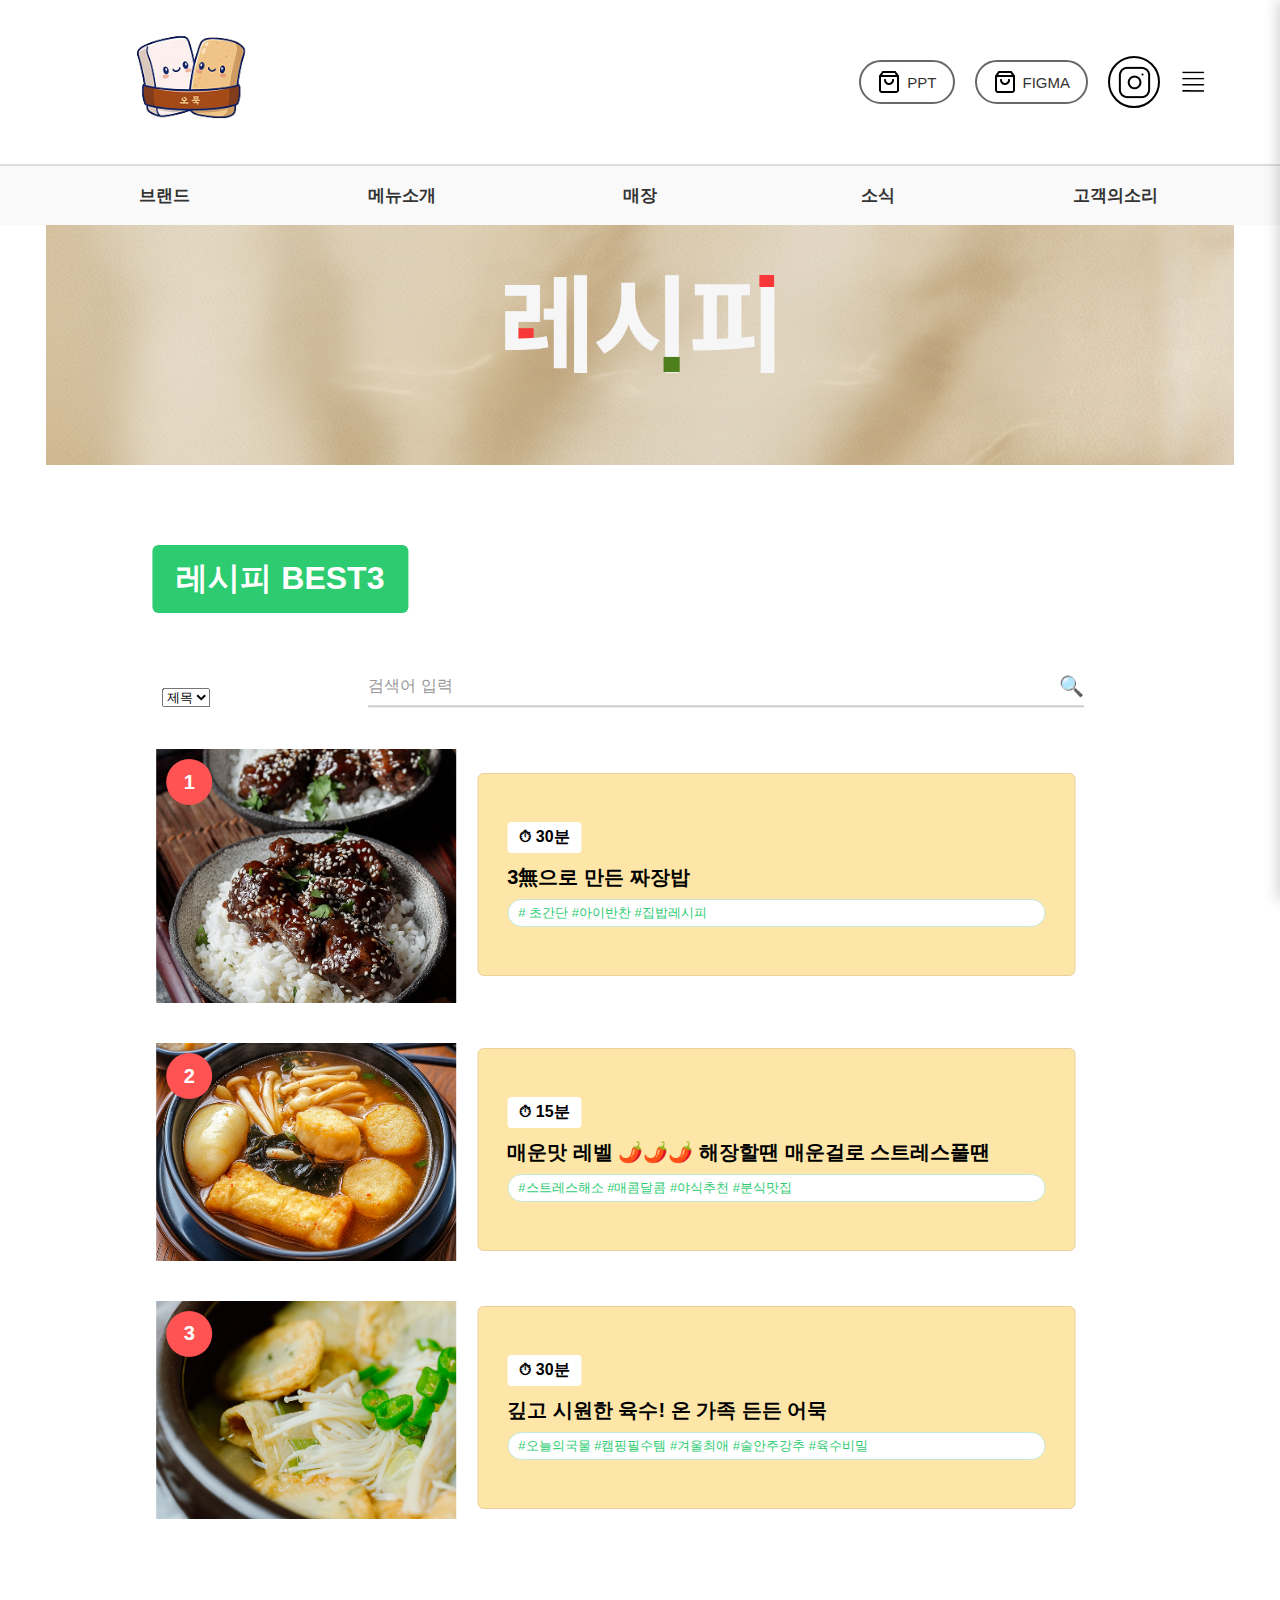
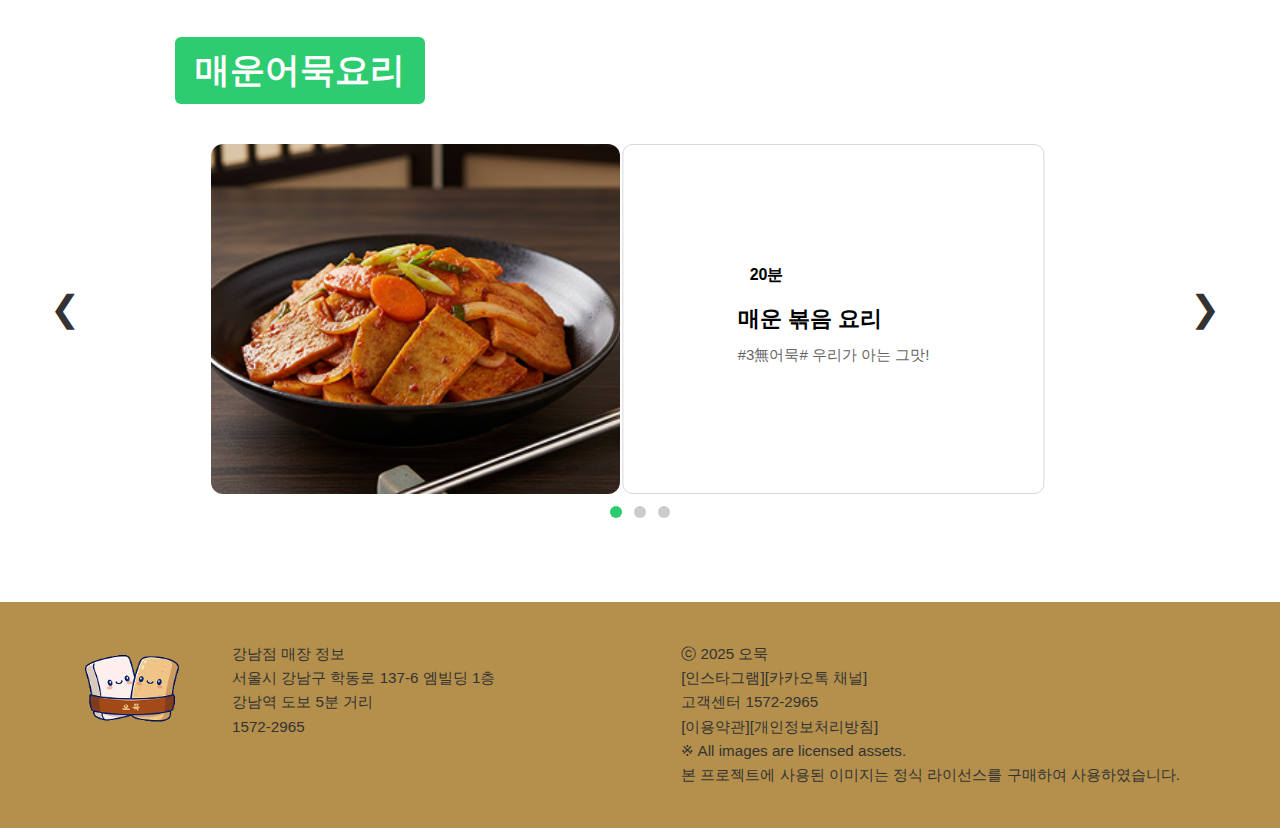
<file: recipes.html>
<!DOCTYPE html>
<html lang="en">

<head>
    <meta charset="UTF-8">
    <meta name="viewport" content="width=device-width, initial-scale=1.0">
    <title>omak-조합</title>
    <link rel="icon" href="../img2/om-logo-1.png" type="image/png">
    <!-- CSS -->
    <link href="css/base/reset.css" rel="stylesheet">
    <link href="css/base/header.css" rel="stylesheet">
    <link href="css/base/recipes.css" rel="stylesheet">
    <link href="css/base/footer.css" rel="stylesheet">
    <!-- JS -->
    <script src="https://code.jquery.com/jquery-3.7.1.min.js"></script>
    <script src="script/recipes.js" defer></script>
    <script src="script/header.js" defer></script>


</head>



<body>
    <!-- ================================================================
                                    [01] HEADER
        ================================================================= -->
    <header class="header">
        <div class="header-inner">

            <!-- 로고 -->
            <h1 class="logo">
                <a href="index.html">
                    <img src="img2/om-logo-1.png" alt="오묵 로고">
                </a>
            </h1>

            <!-- 오른쪽 그룹 -->
            <div class="right-group">

                <!-- 오묵 PPT -->
                <a href="https://drive.google.com/drive/folders/1QKUP-Qx9FAqrvYCy1nMvDj0r9EBhny40" class="orin">
                    <img src="img/shopping-bag.png" alt="">
                    PPT
                </a>

                <!-- 오묵 PIFMA -->
                <a href="https://www.figma.com/design/GRjivl9yfpeURTzNXigGf2/%EC%98%A4%EB%AC%B5?node-id=0-1&p=f&t=UuXYGtyz9Sz3t84m-0"
                    class="prch">
                    <img src="img/shopping-bag.png" alt="">
                    FIGMA
                </a>

                <!-- SNS -->
                <div class="sns-wrap">
                    <a href="#" class="sns-link">
                        <img src="img/instagram.png" alt="인스타그램" class="insta">
                    </a>

                    <div class="sns-dropdown">
                        <a href="https://www.instagram.com/" target="_blank">
                            <img src="img/instagram-imgs.png" class="icon-base">
                        </a>
                        <a href="https://naver.com" target="_blank">
                            <img src="img/naver-icon.png" class="icon-base">
                        </a>
                        <a href="https://youtube.com" target="_blank">
                            <img src="img/youtube-icon.png" class="icon-base">
                        </a>
                    </div>
                </div>

                <!-- 햄버거 -->
                <div class="hamburger">
                    <a href="#" id="menu-toggle">
                        <img src="img/align-justify.png" alt="메뉴 아이콘">
                    </a>
                </div>

            </div>
        </div>
    </header>


    <!-- ================= NAV ================= -->
    <nav class="nav-bottoms">
        <ul class="main-menu">

            <li>
                <a href="#">브랜드</a>
                <ul class="sub-menu">
                    <li><a href="story.html">오묵 이야기</a></li>
                    <li><a href="recipes.html">오묵 레시피</a></li>
                </ul>
            </li>

            <li>
                <a href="#">메뉴소개</a>
                <ul class="sub-menu">
                    <li><a href="menu.html">통합 메뉴</a></li>
                    <li><a href="recipes.html">레시피</a></li>
                </ul>
            </li>

            <li>
                <a href="#" class="menu-3">매장</a>
                <ul class="sub-menu">
                    <li><a href="location.html">매장찾기</a></li>
                </ul>
            </li>

            <li>
                <a href="#" class="menu-4">소식</a>
                <ul class="sub-menu">
                    <li><a href="story.html">오묵소식</a></li>
                </ul>
            </li>

            <li>
                <a href="#">고객의소리</a>
                <ul class="sub-menu">
                    <li><a href="voice-of-customers.html">FAQ</a></li>
                </ul>
            </li>

        </ul>

        <!-- mega-all -->
        <div class="mega-all">
            <div class="col">
                <ul>
                    <li><a href="story.html">어묵소개</a></li>
                    <li><a href="location.html">위치</a></li>
                </ul>
            </div>

            <div class="col">
                <ul>
                    <li><a href="menu.html">통합 메뉴</a></li>
                    <li><a href="recipes.html">레시피</a></li>
                </ul>
            </div>

            <div class="col">
                <ul>
                    <li><a href="location.html">매장찾기</a></li>
                </ul>
            </div>

            <div class="col">
                <ul>
                    <li><a href="news.html">오묵 News</a></li>
                    <li><a href="reviews.html">이벤트</a></li>
                </ul>
            </div>

            <div class="col">
                <ul>
                    <li><a href="voice-of-customers.html">FAQ</a></li>
                </ul>
            </div>
        </div>

    </nav>

    <!-- ================= SIDE MENU ================= -->
    <div class="side-menu" id="side-menu">

        <!-- 닫기 버튼 (항상 ul 바깥!) -->
        <a href="#" class="close-btn" id="close-menu">×</a>

        <ul class="siders">

            <li class="has-sub">
                <a href="#">브랜드</a>
                <ul class="sub-menu">
                    <li><a href="story.html">어묵소개</a></li>
                    <li><a href="location.html">위치</a></li>
                </ul>
            </li>

            <li class="has-sub">
                <a href="#">메뉴소개</a>
                <ul class="sub-menu">
                    <li><a href="menu.html">통합 메뉴</a></li>
                    <li><a href="recipes.html">레시피</a></li>
                </ul>
            </li>

            <li class="has-sub">
                <a href="#">매장</a>
                <ul class="sub-menu">
                    <li><a href="location.html">매장찾기</a></li>
                </ul>
            </li>

            <li class="has-sub">
                <a href="#">소식</a>
                <ul class="sub-menu">
                    <li><a href="news.html">오묵 News</a></li>
                    <li><a href="reviews.html">이벤트</a></li>
                </ul>
            </li>

            <li class="has-sub">
                <a href="#">고객센터</a>
                <ul class="sub-menu">
                    <li><a href="voice-of-customers.html">FAQ</a></li>
                </ul>
            </li>

        </ul>
    </div>

    <!-- ================================================================
                                    [02] recipe-section <Best3>
        ================================================================= -->
    <main class="story-content">

        <div class="page-title">
            <img src="img/recipe-img.png" alt="어묵의 비밀 배너">
        </div>
        </section>
        <!-- ================================================================
                                    [03] recipe-section <Best3>
        ================================================================= -->
        <section class="recipe-section">

            <!-- 🔶 상단 제목 + 검색 영역 -->
            <div class="news-top">
                <h2 class="recipe-title">레시피 BEST3</h2>

                <div class="twin-search-wrapper">

                    <form class="recipe-search-form" onsubmit="searchRecipe(event)">

                        <div class="search-field">
                            <select class="search-category">
                                <option value="title">제목</option>
                                <option value="content">내용</option>
                            </select>
                        </div>

                        <div class="search-field keyword-input-wrapper">
                            <input type="text" placeholder="검색어 입력" class="search-input">
                            <button type="submit" class="search-button">
                                🔍
                            </button>
                        </div>

                    </form>

                </div>
            </div>
            <!-- ================================================================
                                    [04] 🔶 레시피 BEST3 리스트
        ================================================================= -->
            <!--  -->
            <div class="recipe-list">

                <!-- 1번 -->
                <div class="recipe-item">
                    <div class="recipe-img-wrap">
                        <div class="rank-circle">1</div>
                        <img src="img2/fishs-img1(12).png" alt="">
                    </div>

                    <div class="recipe-info">
                        <div class="time-box">
                            ⏱ <span>30분</span>
                        </div>
                        <h3>3無으로 만든 짜장밥</h3>
                        <p class="tag"># 초간단 #아이반찬 #집밥레시피</p>
                    </div>
                </div>

                <!-- 2번 -->
                <div class="recipe-item">
                    <div class="recipe-img-wrap">
                        <div class="rank-circle">2</div>
                        <img src="img2/fishs-img1(5).png" alt="">
                    </div>

                    <div class="recipe-info">
                        <div class="time-box">
                            ⏱ <span>15분</span>
                        </div>
                        <h3> 매운맛 레벨 🌶️🌶️🌶️
                            해장할땐 매운걸로 스트레스풀땐
                        </h3>
                        <p class="tag">#스트레스해소 #매콤달콤 #야식추천 #분식맛집</p>
                    </div>
                </div>

                <!-- 3번 -->
                <div class="recipe-item">
                    <div class="recipe-img-wrap">
                        <div class="rank-circle">3</div>
                        <img src="img2/fishs-img1(4).png" alt="">
                    </div>

                    <div class="recipe-info">
                        <div class="time-box">
                            ⏱ <span>30분</span>
                        </div>
                        <h3>깊고 시원한 육수!
                            온 가족 든든 어묵</h3>
                        <p class="tag">#오늘의국물 #캠핑필수템 #겨울최애
                            #술안주강추 #육수비밀</p>
                    </div>
                </div>

            </div>



        </section>
        <!-- ================================================================
                                    [05] Recipe Slide
        ================================================================= -->
        <!------------------레시피 슬라이드------------------>
        <section class="recipe-detail">

            <h2 class="category-tag">매운어묵요리</h2>

            <div class="detail-wrapper">

                <!-- 왼쪽 버튼 -->
                <button class="arrow-btn-left" id="prevBtn">❮</button>

                <!-- ⭐ 이미지 + 텍스트가 동시에 바뀌는 박스 -->
                <div class="slide-box">

                    <!-- 👇 이미지(바뀜) -->
                    <div class="slide-img">
                        <img id="slideImage" src="img2/fishs-img1(5).png" alt="">
                    </div>

                    <!-- 👇 텍스트(바뀜) -->
                    <div class="slide-info">
                        <div class="time" id="slideTime">20분</div>
                        <h3 id="slideTitle">매운 볶음 요리</h3>
                        <p id="slideTags">#3無어묵# 우리가 아는 그맛!
                            #쫄깃쫄깃#얼큰함</p>
                    </div>

                </div>

                <!-- 오른쪽 버튼 -->
                <button class="arrow-btn-right" id="nextBtn">❯</button>

            </div>

            <!-- 아래 점 -->
            <div class="dots-wrapper" id="dotsWrapper"></div>

        </section>



        <!-- ================================================================
                                    [06] FOOTER
        ================================================================= -->
        <footer class="footer-buttom">
            <div class="footer-inner">

                <div class="img-footer">
                    <img src="img2/om-logo-1.png">
                </div>

                <div class="footer-info">
                    <p class="footer-left">
                        강남점 매장 정보<br>
                        서울시 강남구 학동로 137-6 엠빌딩 1층 <br>
                        강남역 도보 5분 거리<br>
                        1572-2965
                    </p>
                </div>

                <div class="footer-right">
                    <p>
                        ⓒ 2025 오묵<br>
                        [인스타그램][카카오톡 채널]<br>
                        고객센터 1572-2965<br>
                        [이용약관][개인정보처리방침]
                    </p>
                    <p class="tba"> ※ All images are licensed assets.<br>
                        본 프로젝트에 사용된 이미지는 정식 라이선스를 구매하여 사용하였습니다.<br>
                    </p>
                </div>

            </div>
        </footer>

</body>

</html>
</file>
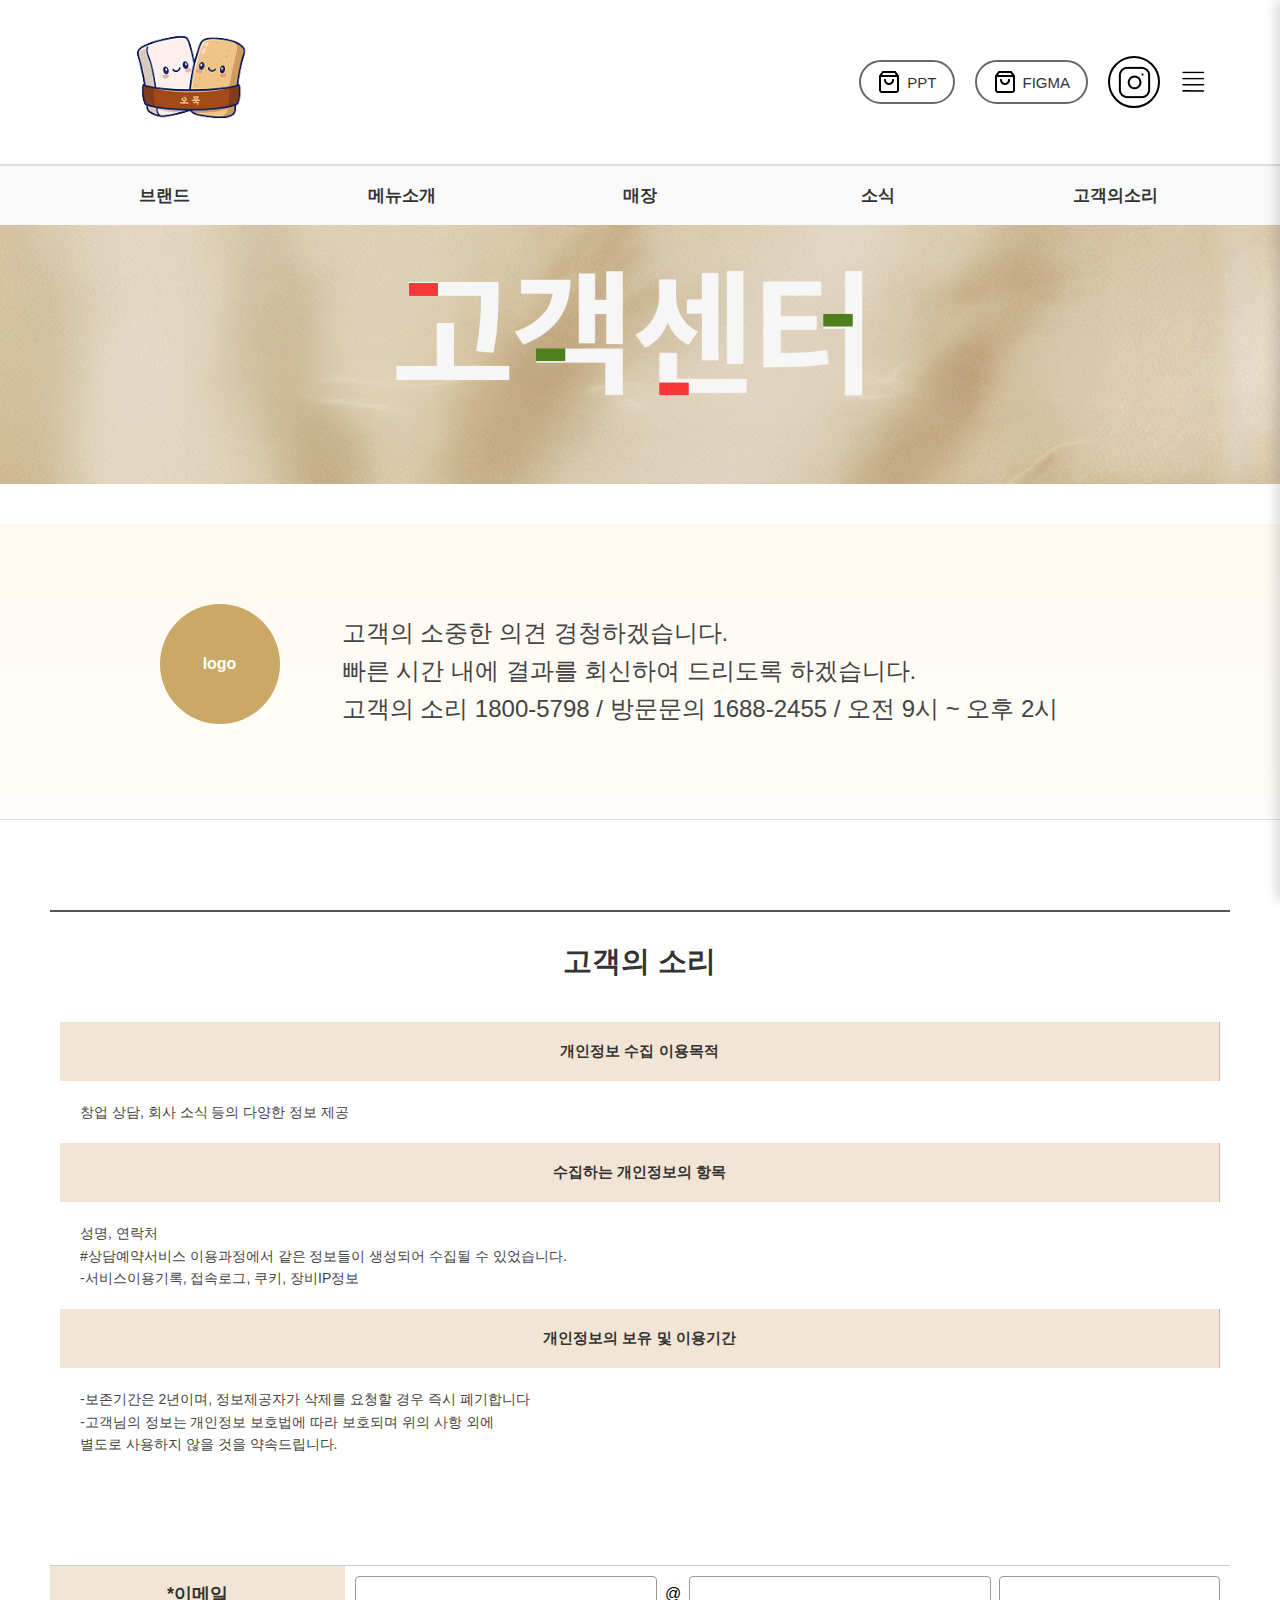
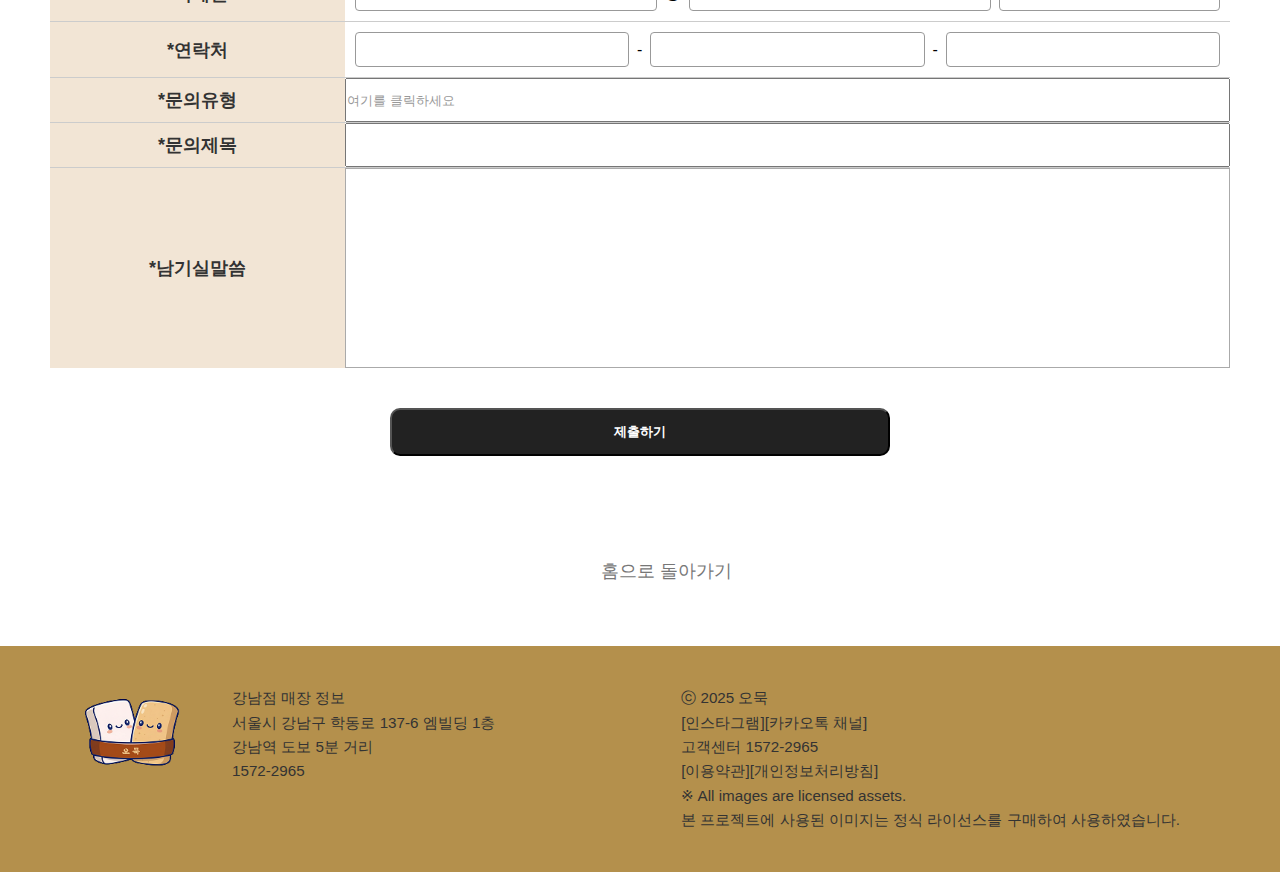
<file: voice-of-customers.html>
<!DOCTYPE html>
<html lang="en">

<head>
    <meta charset="UTF-8">
    <meta name="viewport" content="width=device-width, initial-scale=1.0">
    <link rel="icon" href="../img2/om-logo-1.png" type="image/png">
    <title>오묵-고객센터</title>

    <!-- CSS -->
    <link href="css/base/reset.css" rel="stylesheet">
    <link href="css/base/header.css" rel="stylesheet">
    <link href="css/base/voice-of-customers.css" rel="stylesheet">
    <link href="css/base/footer.css" rel="stylesheet">

    <!-- JS -->
    <script src="https://code.jquery.com/jquery-3.7.1.min.js"></script>
    <script src="script/voice-of-customers.js" defer></script>
    <script src="script/header.js" defer></script>

</head>


<body>
    <!-- ================================================================
                                    [01] HEADER
        ================================================================= -->
    <header class="header">
        <div class="header-inner">

            <!-- 로고 -->
            <h1 class="logo">
                <a href="index.html">
                    <img src="img2/om-logo-1.png" alt="오묵 로고">
                </a>
            </h1>

            <!-- 오른쪽 그룹 -->
            <div class="right-group">
                <!-- 오묵 PPT -->
                <a href="https://www.miricanvas.com/v2/design2/9b0dc62e-7eb6-4a83-b3d8-851f4ca7665c" class="orin">
                    <img src="../img/shopping-bag.png" alt="">
                    PPT
                </a>

                <!-- 오묵 PIFMA -->
                <a href="https://www.figma.com/design/GRjivl9yfpeURTzNXigGf2/%EC%98%A4%EB%AC%B5?node-id=0-1&p=f&t=UuXYGtyz9Sz3t84m-0"
                    class="prch">
                    <img src="../img/shopping-bag.png" alt="">
                    FIGMA
                </a>

                <!-- SNS -->
                <div class="sns-wrap">
                    <a href="#" class="sns-link">
                        <img src="img/instagram.png" alt="인스타그램" class="insta">
                    </a>

                    <div class="sns-dropdown">
                        <a href="https://www.instagram.com/" target="_blank">
                            <img src="img/instagram-imgs.png" class="icon-base">
                        </a>
                        <a href="https://naver.com" target="_blank">
                            <img src="img/naver-icon.png" class="icon-base">
                        </a>
                        <a href="https://youtube.com" target="_blank">
                            <img src="img/youtube-icon.png" class="icon-base">
                        </a>
                    </div>
                </div>

                <!-- 햄버거 -->
                <div class="hamburger">
                    <a href="#" id="menu-toggle">
                        <img src="img/align-justify.png" alt="메뉴 아이콘">
                    </a>
                </div>

            </div>
        </div>
    </header>


    <!-- ================= NAV ================= -->
    <nav class="nav-bottoms">
        <ul class="main-menu">

            <li>
                <a href="#">브랜드</a>
                <ul class="sub-menu">
                    <li><a href="story.html">오묵 이야기</a></li>
                    <li><a href="recipes.html">오묵 레시피</a></li>
                </ul>
            </li>

            <li>
                <a href="#">메뉴소개</a>
                <ul class="sub-menu">
                    <li><a href="menu.html">통합 메뉴</a></li>
                    <li><a href="recipes.html">레시피</a></li>
                </ul>
            </li>

            <li>
                <a href="#" class="menu-3">매장</a>
                <ul class="sub-menu">
                    <li><a href="location.html">매장찾기</a></li>
                </ul>
            </li>

            <li>
                <a href="#" class="menu-4">소식</a>
                <ul class="sub-menu">
                    <li><a href="story.html">오마뎅소식</a></li>
                </ul>
            </li>

            <li>
                <a href="#">고객의소리</a>
                <ul class="sub-menu">
                    <li><a href="voice-of-customers.html">FAQ</a></li>
                </ul>
            </li>

        </ul>

        <!-- mega-all -->
        <div class="mega-all">
            <div class="col">
                <ul>
                    <li><a href="story.html">어묵소개</a></li>
                    <li><a href="location.html">위치</a></li>
                </ul>
            </div>

            <div class="col">
                <ul>
                    <li><a href="menu.html">통합 메뉴</a></li>
                    <li><a href="recipes.html">레시피</a></li>
                </ul>
            </div>

            <div class="col">
                <ul>
                    <li><a href="location.html">매장찾기</a></li>
                </ul>
            </div>

            <div class="col">
                <ul>
                    <li><a href="news.html">오묵 News</a></li>
                    <li><a href="reviews.html">이벤트</a></li>
                </ul>
            </div>

            <div class="col">
                <ul>
                    <li><a href="voice-of-customers.html">FAQ</a></li>
                </ul>
            </div>
        </div>

    </nav>

    <!-- ================= SIDE MENU ================= -->
    <div class="side-menu" id="side-menu">

        <!-- 닫기 버튼 (항상 ul 바깥!) -->
        <a href="#" class="close-btn" id="close-menu">×</a>

        <ul class="siders">

            <li class="has-sub">
                <a href="#">브랜드</a>
                <ul class="sub-menu">
                    <li><a href="story.html">어묵 소개</a></li>
                    <li><a href="location.html">위치</a></li>
                </ul>
            </li>

            <li class="has-sub">
                <a href="#">메뉴소개</a>
                <ul class="sub-menu">
                    <li><a href="menu.html">통합 메뉴</a></li>
                    <li><a href="recipes.html">레시피</a></li>
                </ul>
            </li>

            <li class="has-sub">
                <a href="#">매장</a>
                <ul class="sub-menu">
                    <li><a href="location.html">매장찾기</a></li>
                </ul>
            </li>

            <li class="has-sub">
                <a href="#">소식</a>
                <ul class="sub-menu">
                    <li><a href="news.html">오묵 News</a></li>
                    <li><a href="reviews.html">이벤트</a></li>
                </ul>
            </li>

            <li class="has-sub">
                <a href="#">고객센터</a>
                <ul class="sub-menu">
                    <li><a href="voice-of-customers.html">FAQ</a></li>
                </ul>
            </li>

        </ul>
    </div>

    <!-- ================================================================
                                    [02] Story
        ================================================================= -->

    <main class="story-content">

        <div class="page-title">
            <img src="img/center-img.png" alt="어묵의 비밀 배너">
        </div>
        </section>
        <!-- ================================================================
                                    [03] Voice-of-Customers
        ================================================================= -->

        <section class="voc">
            <div class="voc-top">
                <article class="voc-logo">logo</article>
                <div class="voc-text">
                    <p>고객의 소중한 의견 경청하겠습니다.<br></p>
                    <p>빠른 시간 내에 결과를 회신하여 드리도록 하겠습니다.<br></p>
                    <p>고객의 소리 1800-5798 / 방문문의 1688-2455 / 오전 9시 ~ 오후 2시</p>
                </div>
            </div>
            </div>
        </section>
        <!----------------------------------------------------------->
        <section class="info-section-wrapper">
            <h1>고객의 소리</h1>

            <div class="info-voc">

                <div class="voc-row">
                    <div class="info-title">개인정보 수집 이용목적</div>
                    <div class="info-content">창업 상담, 회사 소식 등의 다양한 정보 제공</div>
                </div>

                <div class="voc-row">
                    <div class="info-title">수집하는 개인정보의 항목</div>
                    <div class="info-content">
                        <p>성명, 연락처</p>
                        <p>#상담예약서비스 이용과정에서 같은 정보들이 생성되어 수집될 수 있었습니다.</p>
                        <p>-서비스이용기록, 접속로그, 쿠키, 장비IP정보</p>
                    </div>
                </div>

                <div class="voc-row last-row">
                    <div class="info-title">개인정보의 보유 및 이용기간</div>
                    <div class="info-content">
                        <p>-보존기간은 2년이며, 정보제공자가 삭제를 요청할 경우 즉시 폐기합니다</p>
                        <p>-고객님의 정보는 개인정보 보호법에 따라 보호되며 위의 사항 외에</p>
                        <p>별도로 사용하지 않을 것을 약속드립니다.</p>
                    </div>
                </div>

            </div>
        </section>
        <!-- ================================================================
                                    [04] form
        ================================================================= -->
        <form class="feedback-form">

            <div class="form-row input-email-phone">
                <label for="email_part1" class="required">*이메일</label>
                <p class="error-text"></p>

                <div class="input-group email-group">
                    <input type="text" id="email_part1" name="email_part1" required>
                    <span class="at-sign">@</span>
                    <input type="text" id="email_part2" name="email_part2" required>

                    <div class="input-with-icon">
                        <input type="text" id="email_part3" name="email_part3" list="email-domains">
                    </div>
                </div>
            </div>

            <datalist id="email-domains">
                <option value="naver.com">
                <option value="daum.net">
                <option value="gmail.com">
                <option value="hanmail.net">
                <option value="outlook.com">
            </datalist>

            <div class="form-row input-email-phone">
                <label for="phone_part1" class="required">*연락처</label>
                <p class="error-text"></p>

                <div class="input-group phone-group">
                    <input type="text" id="phone_part1" name="phone_part1" maxlength="4" required>
                    <span class="hyphen">-</span>
                    <input type="text" id="phone_part2" name="phone_part2" maxlength="4" required>
                    <span class="hyphen">-</span>
                    <input type="text" id="phone_part3" name="phone_part3" maxlength="4" required>
                </div>
            </div>

            <div class="form-row input-single">
                <label for="inquiry_type" class="required">*문의유형</label>
                <p class="error-text"></p>
                <input type="text" id="inquiry_type" name="inquiry_type" required list="inquiry-options"
                    placeholder="여기를 클릭하세요">

                <datalist id="inquiry-options">
                    <option value="회원/계정 관련">
                    <option value="결제/환불/취소">
                    <option value="기술/시스템 오류">
                    <option value="상품 정보 문의">
                    <option value="사용 방법 문의">
                    <option value="콘텐츠 제휴/협업">
                    <option value="칭찬/격려">
                    <option value="건의/제안">
                    <option value="기타 문의">
                </datalist>
            </div>

            <div class="form-row input-single">
                <label for="subject" class="required">*문의제목</label>
                <input type="text" id="subject" name="subject" required>
            </div>

            <div class="form-row input-textarea">
                <label for="message" class="required">*남기실말씀</label>
                <textarea id="message" name="message" rows="8" required></textarea>
            </div>



        </form>
        <!-- ================================================================
                                    [05]  제출 확인 모달
        ================================================================= -->
        <form id="feedbackForm">

            <!-- input들 전부 required 있음 -->

            <button type="submit">제출하기</button>
        </form>
        <div class="modal-overlay" id="confirmModal" aria-hidden="true">
            <div class="modal">
                <button class="modal-x" id="closeConfirm">×</button>

                <h3>제출하시겠어요?</h3>
                <p>제출 후에는 내용이 저장됩니다.</p>

                <div class="modal-actions">
                    <button type="button" id="cancelSubmit">취소</button>
                    <button type="button" id="doSubmit">제출하기</button>
                </div>
            </div>
        </div>

        <div class="modal-overlay" id="successModal" aria-hidden="true">
            <div class="modal">
                <button class="modal-x" id="closeSuccess">×</button>

                <h3>제출되었습니다 :></h3>
                <p>응답해주셔서 감사합니다.</p>

                <div class="modal-actions">
                    <a href="index.html" id="goBack">그 페이지로 돌아가기</a>
                    <button type="button" id="justClose">닫기</button>
                </div>
            </div>
        </div>
        <!-------------------------------------------------------------->
        <div class="button-container">
            <a href="index.html"><button type="button" class="home-button">홈으로 돌아가기</button></a>
        </div>
        <!-- ================================================================
                                    [06] FOOTER
        ================================================================= -->
        <footer class="footer-buttom">
            <div class="footer-inner">

                <div class="img-footer">
                    <img src="img2/om-logo-1.png">
                </div>

                <div class="footer-info">
                    <p class="footer-left">
                        강남점 매장 정보<br>
                        서울시 강남구 학동로 137-6 엠빌딩 1층 <br>
                        강남역 도보 5분 거리<br>
                        1572-2965
                    </p>
                </div>

                <div class="footer-right">
                    <p>
                        ⓒ 2025 오묵<br>
                        [인스타그램][카카오톡 채널]<br>
                        고객센터 1572-2965<br>
                        [이용약관][개인정보처리방침]
                    </p>
                    <p class="tba"> ※ All images are licensed assets.<br>
                        본 프로젝트에 사용된 이미지는 정식 라이선스를 구매하여 사용하였습니다.<br>
                    </p>
                </div>

            </div>
        </footer>


</html>
</file>
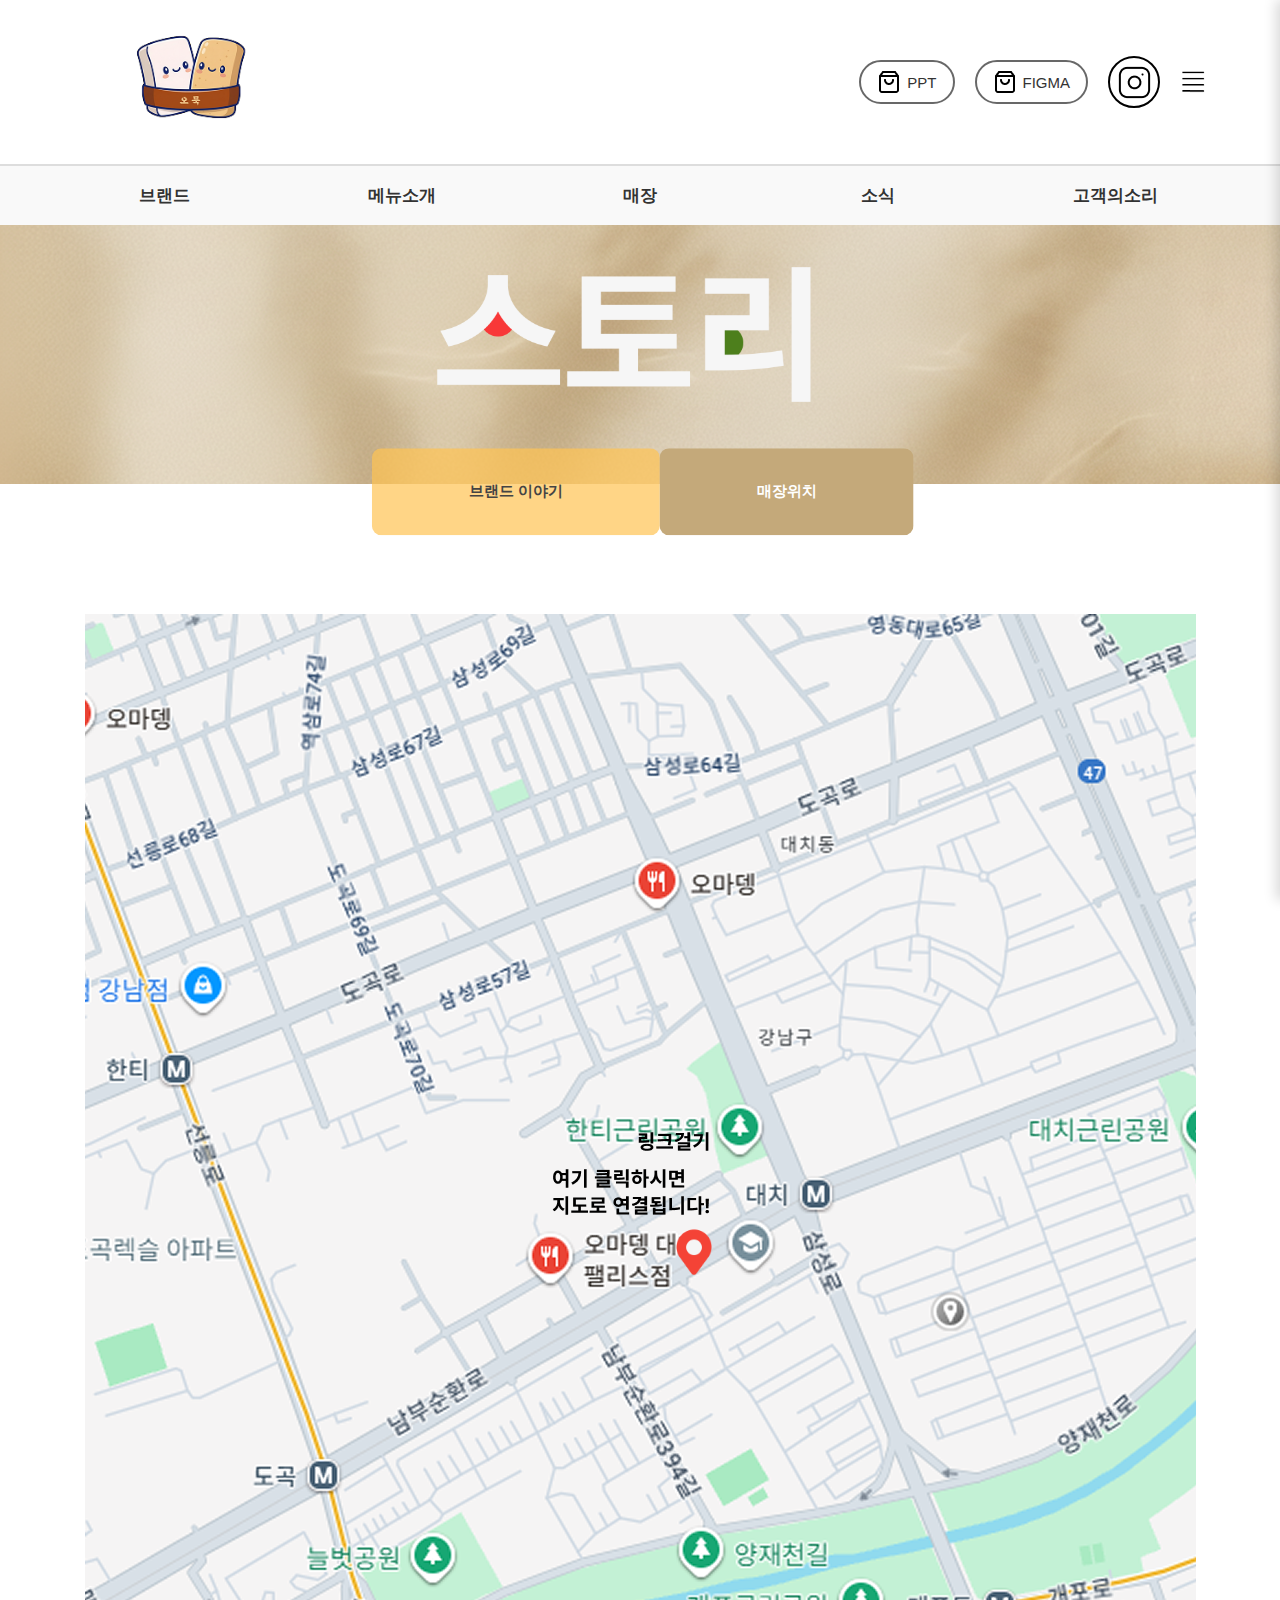
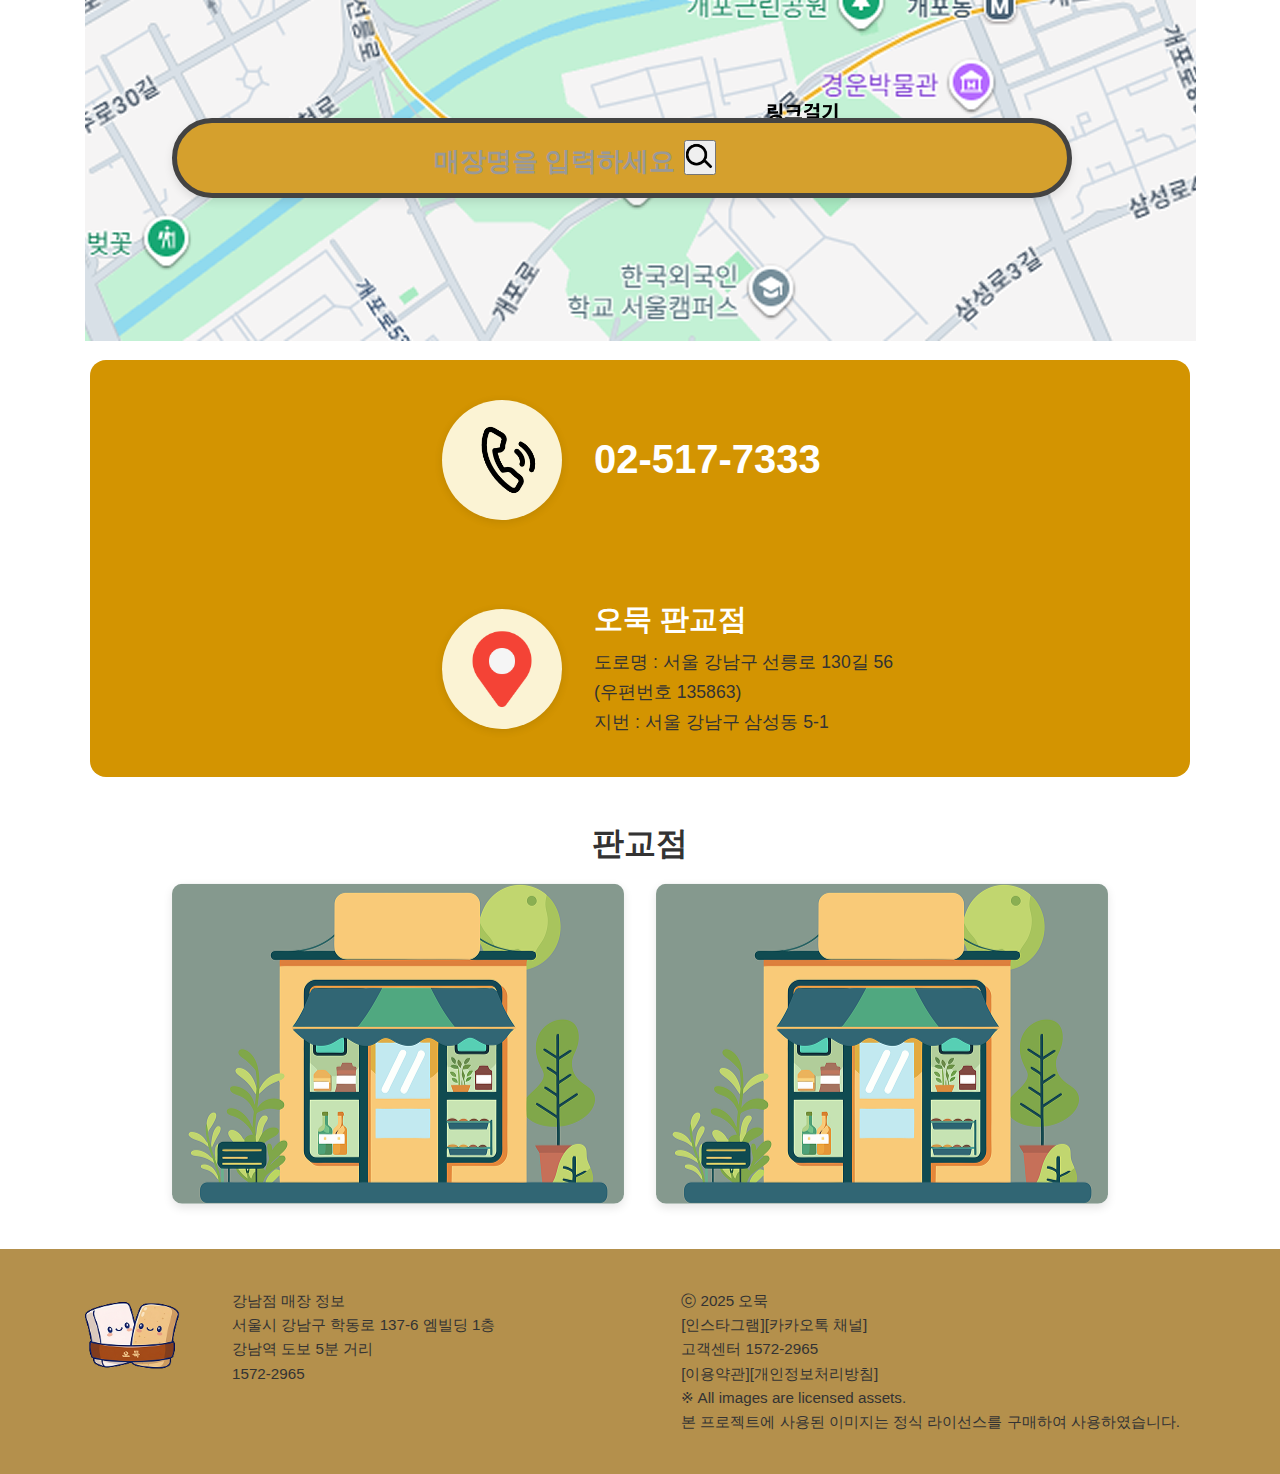
<file: pages/location.html>
<!DOCTYPE html>
<html lang="en">

<head>
  <meta charset="UTF-8">
  <meta name="viewport" content="width=device-width, initial-scale=1.0">
  <title>ohmadang-위치</title>
  <link rel="icon" href="../img2/om-logo-1.png" type="image/png">

  <!-- CSS -->
  <link href="../css/base/reset.css" rel="stylesheet">
  <link href="../css/base/header.css" rel="stylesheet">
  <link href="../css/base/location.css" rel="stylesheet">
  <link href="../css/base/footer.css" rel="stylesheet">

  <!-- JS -->
  <script src="https://code.jquery.com/jquery-3.7.1.min.js"></script>
  <script src="../script/location.js" defer></script>
  <script src="../script/header.js" defer></script>


</head>


<!-- ================================================================
                                    [01] HEADER
        ================================================================= -->
<header class="header">
  <div class="header-inner">

    <!-- 로고 -->
    <h1 class="logo">
      <a href="index.html">
        <img src="../img2/om-logo-1.png" alt="오마뎅 로고">
      </a>
    </h1>

    <!-- 오른쪽 그룹 -->
    <div class="right-group">

  <!-- 오묵 PPT -->
        <a href="https://www.miricanvas.com/v2/design2/9b0dc62e-7eb6-4a83-b3d8-851f4ca7665c" class="orin">
          <img src="../img/shopping-bag.png" alt="">
          PPT
        </a>

        <!-- 오묵 PIFMA -->
        <a href="https://www.figma.com/design/GRjivl9yfpeURTzNXigGf2/%EC%98%A4%EB%AC%B5?node-id=0-1&p=f&t=UuXYGtyz9Sz3t84m-0"
          class="prch">
          <img src="../img/shopping-bag.png" alt="">
          FIGMA
        </a>

      <!-- SNS -->
      <div class="sns-wrap">
        <a href="#" class="sns-link">
          <img src="../img/instagram.png" alt="인스타그램" class="insta">
        </a>

        <div class="sns-dropdown">
          <a href="https://www.instagram.com/" target="_blank">
            <img src="../img/instagram-imgs.png" class="icon-base">
          </a>
          <a href="https://naver.com" target="_blank">
            <img src="../img/naver-icon.png" class="icon-base">
          </a>
          <a href="https://youtube.com" target="_blank">
            <img src="../img/youtube-icon.png" class="icon-base">
          </a>
        </div>
      </div>

      <!-- 햄버거 -->
      <div class="hamburger">
        <a href="#" id="menu-toggle">
          <img src="../img/align-justify.png" alt="메뉴 아이콘">
        </a>
      </div>

    </div>
  </div>
</header>


<!-- ================= NAV ================= -->
<nav class="nav-bottoms">
  <ul class="main-menu">

    <li>
      <a href="#">브랜드</a>
      <ul class="sub-menu">
        <li><a href="story.html">오묵 이야기</a></li>
        <li><a href="recipes.html">오묵 레시피</a></li>
      </ul>
    </li>

    <li>
      <a href="#">메뉴소개</a>
      <ul class="sub-menu">
        <li><a href="menu.html">통합 메뉴</a></li>
        <li><a href="recipes.html">레시피</a></li>
      </ul>
    </li>

    <li>
      <a href="#" class="menu-3">매장</a>
      <ul class="sub-menu">
        <li><a href="location.html">매장찾기</a></li>
      </ul>
    </li>

    <li>
      <a href="#" class="menu-4">소식</a>
      <ul class="sub-menu">
        <li><a href="story.html">오묵소식</a></li>
        <li><a href="reviews.html">이벤트</a></li>
      </ul>
    </li>

    <li>
      <a href="#">고객의소리</a>
      <ul class="sub-menu">
        <li><a href="voice-of-customers.html">FAQ</a></li>
      </ul>
    </li>

  </ul>

  <!-- mega-all -->
  <div class="mega-all">
    <div class="col">
      <ul>
        <li><a href="story.html">어묵소개</a></li>
        <li><a href="location.html">위치</a></li>
      </ul>
    </div>

    <div class="col">
      <ul>
        <li><a href="menu.html">통합 메뉴</a></li>
        <li><a href="recipes.html">레시피</a></li>
      </ul>
    </div>

    <div class="col">
      <ul>
        <li><a href="location.html">매장찾기</a></li>
      </ul>
    </div>

    <div class="col">
      <ul>
        <li><a href="news.html">오묵 News</a></li>
      </ul>
    </div>

    <div class="col">
      <ul>
        <li><a href="voice-of-customers.html">FAQ</a></li>
      </ul>
    </div>
  </div>

</nav>

<!-- ================= SIDE MENU ================= -->
<div class="side-menu" id="side-menu">

  <!-- 닫기 버튼 (항상 ul 바깥!) -->
  <a href="#" class="close-btn" id="close-menu">×</a>

  <ul class="siders">

    <li class="has-sub">
      <a href="#">브랜드</a>
      <ul class="sub-menu">
        <li><a href="story.html">어묵소개</a></li>
        <li><a href="location.html">위치</a></li>
      </ul>
    </li>

    <li class="has-sub">
      <a href="#">메뉴소개</a>
      <ul class="sub-menu">
        <li><a href="menu.html">통합 메뉴</a></li>
        <li><a href="recipes.html">레시피</a></li>
      </ul>
    </li>

    <li class="has-sub">
      <a href="#">매장</a>
      <ul class="sub-menu">
        <li><a href="location.html">매장찾기</a></li>
      </ul>
    </li>

    <li class="has-sub">
      <a href="#">소식</a>
      <ul class="sub-menu">
        <li><a href="news.html">오묵 News</a></li>
      </ul>
    </li>

    <li class="has-sub">
      <a href="#">고객센터</a>
      <ul class="sub-menu">
        <li><a href="voice-of-customers.html">FAQ</a></li>
      </ul>
    </li>

  </ul>
</div>

<!-- ================================================================
                                    [02] story
        ================================================================= -->
<!-------------------------------------------------------------------------->

<main class="story-content">

  <div class="page-title">
    <img src="../img/story-img.png" alt="어묵의 비밀 배너">
  </div>
  </section>
  <!-- ================================================================
                                    [03]네비버튼
        ================================================================= -->

  <nav class="story-nav">
    <a href="story-2.html" class="nav-button">브랜드 이야기</a>
    <a href="location-3.html" class="nav-button active">매장위치</a>
  </nav>


  <!-- ================================================================
                                    [04] 지도 영역
        ================================================================= -->


  <section class="map-area">
    <div class="rode">
      <!-- 지도 이미지 -->
      <img id="mapImage" src="../img/warps1.png" alt="지도 배경">

      <!-- 지도 위 마커 -->
      <img src="../img/free-icon-location-5582962.png" alt="마커" class="map-marker"
        onclick="openModal(event, 'https://maps.app.goo.gl/xTSVAHgXTfgp1YUP8')">
    </div>

    <div class="map-wrapper">
      <div class="search-box">
        <form id="store-search-form" onsubmit="return searchStore()">
          <input type="text" id="storeName" placeholder="매장명을 입력하세요" class="search-input">
          <button type="submit" class="search-btn">
            <img src="../img/search.png" alt="검색">
          </button>
        </form>
      </div>
    </div>
  </section>

  <!-- 💬 모달창 -->
  <div id="storeModal" class="modal">
    <div class="modal-content">
      <span class="close" onclick="closeModal()">&times;</span>
      <h2 id="storeTitle">오마뎅 매장 안내</h2>
      <p id="storeInfo">매장 정보를 불러오는 중입니다...</p>
      <p class="info">잠시 후 매장 페이지로 이동합니다...</p>
    </div>
  </div>
  <!-- ================================================================
                                    [05] 매장정보
        ================================================================= -->

  <section class="info-box-yellow">
    <div class="map">
      <div class="info-item">
        <div class="icon-wrapper">
          <img src="../img/phon.png" alt="전화기 아이콘" class="phone-img">
        </div>
        <div class="text-wrapper2">
          <h2 class="active-txt">02-517-7333</h2>
        </div>
      </div>

      <div class="info-item">
        <div class="icon-wrapper">
          <img src="../img/Map.png" alt="주소 아이콘" class="adress-img">
        </div>
        <div class="text-wrapper">
          <h2 class="active-txt">오묵 판교점</h2>
          <p>
            도로명 : 서울 강남구 선릉로 130길 56<br>
            (우편번호 135863)<br>
            지번 : 서울 강남구 삼성동 5-1
          </p>
        </div>
      </div>
    </div>
  </section>
  <!-- ================================================================
                                    [06] 매장
        ================================================================= -->

  <section>

    <article class="branch-title">
      <h2>판교점</h2>
    </article>


    <div class="image-gallery">
      <div class="gallery-item">
        <img src="../img2/Shop-1.png" alt="오묵 판교점 외부 사진">
      </div>
      <div class="gallery-item">
        <img src="../img2/Shop-1.png" alt="오묵 판교점 내부 사진">
      </div>
    </div>

  </section>

  <!-- ================================================================
                                    [07] FOOTER
        ================================================================= -->
  <footer class="footer-buttom">
    <div class="footer-inner">

      <div class="img-footer">
        <img src="../img2/om-logo-1.png">
      </div>

      <div class="footer-info">
        <p class="footer-left">
          강남점 매장 정보<br>
          서울시 강남구 학동로 137-6 엠빌딩 1층 <br>
          강남역 도보 5분 거리<br>
          1572-2965
        </p>
      </div>

      <div class="footer-right">
        <p>
          ⓒ 2025 오묵<br>
          [인스타그램][카카오톡 채널]<br>
          고객센터 1572-2965<br>
          [이용약관][개인정보처리방침]
        </p>
        <p class="tba"> ※ All images are licensed assets.<br>
          본 프로젝트에 사용된 이미지는 정식 라이선스를 구매하여 사용하였습니다.<br>
        </p>
      </div>

    </div>
  </footer>
  </body>

</html>
</file>
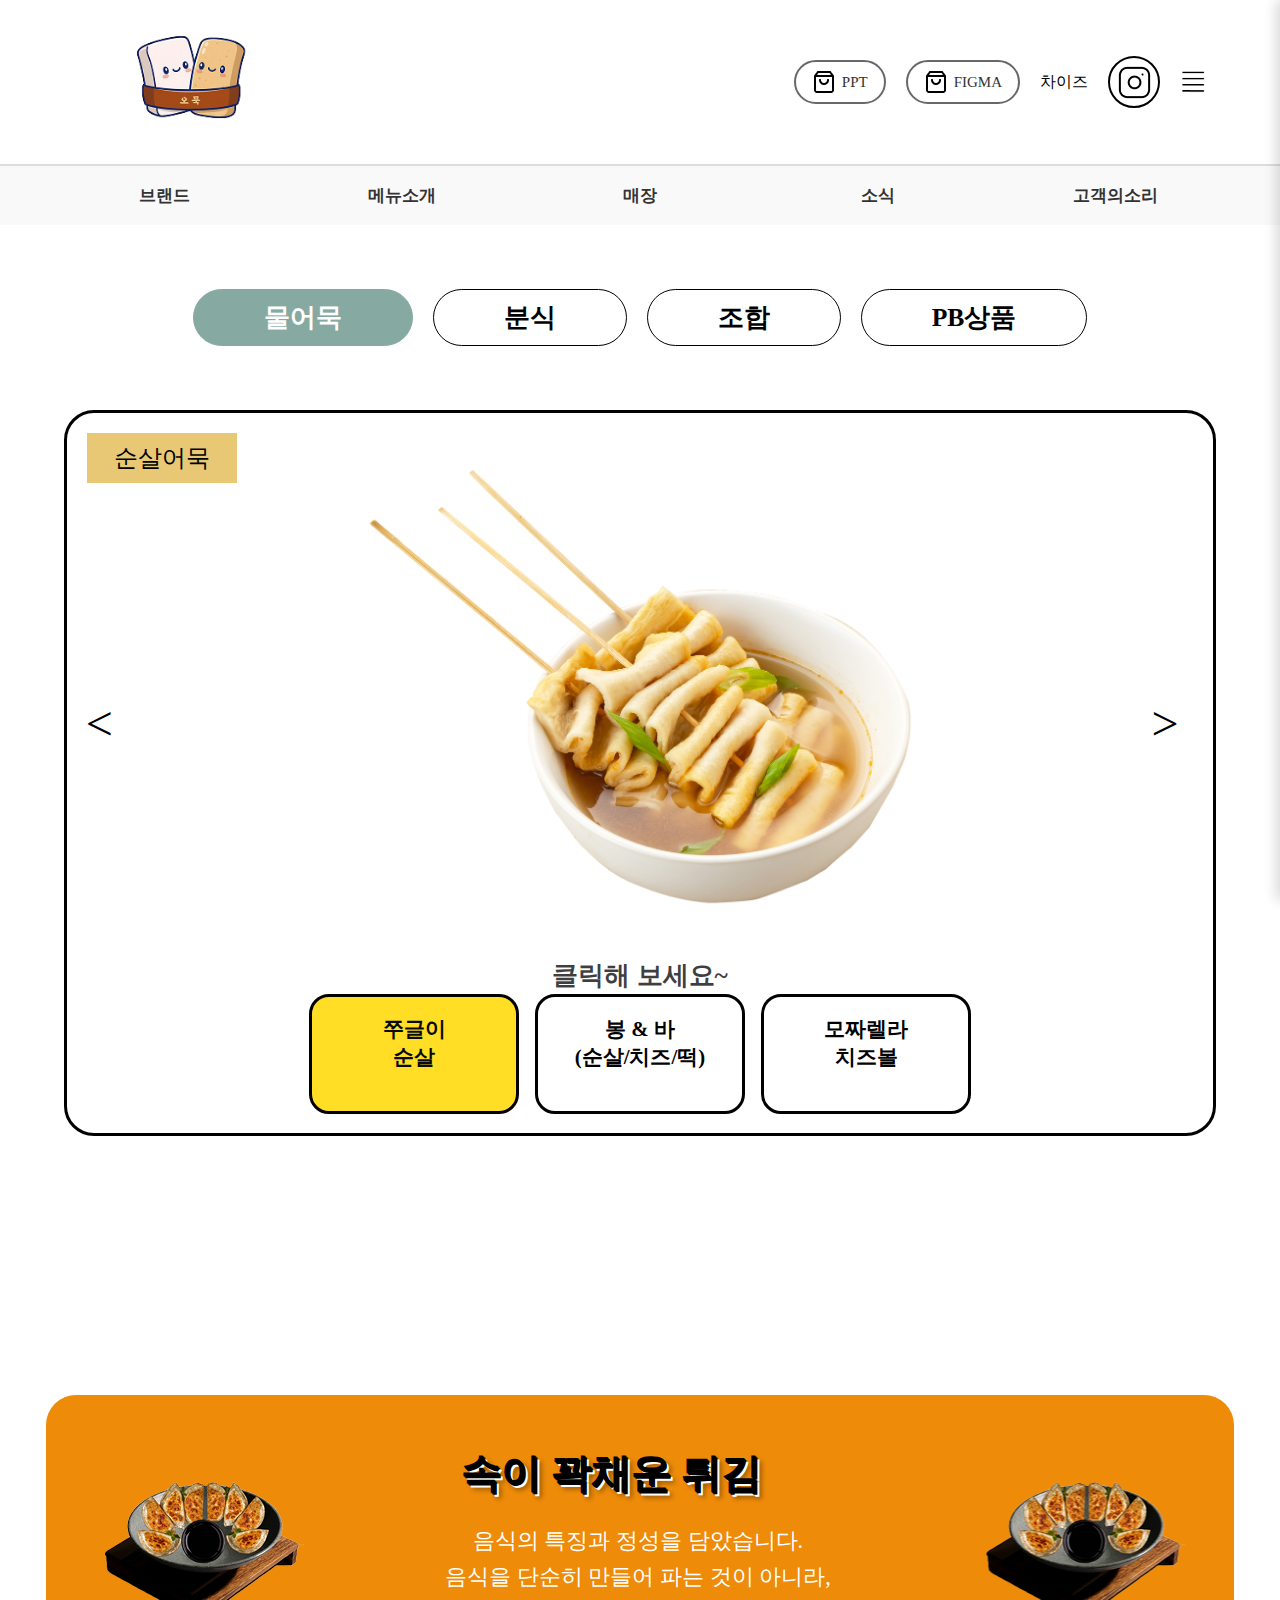
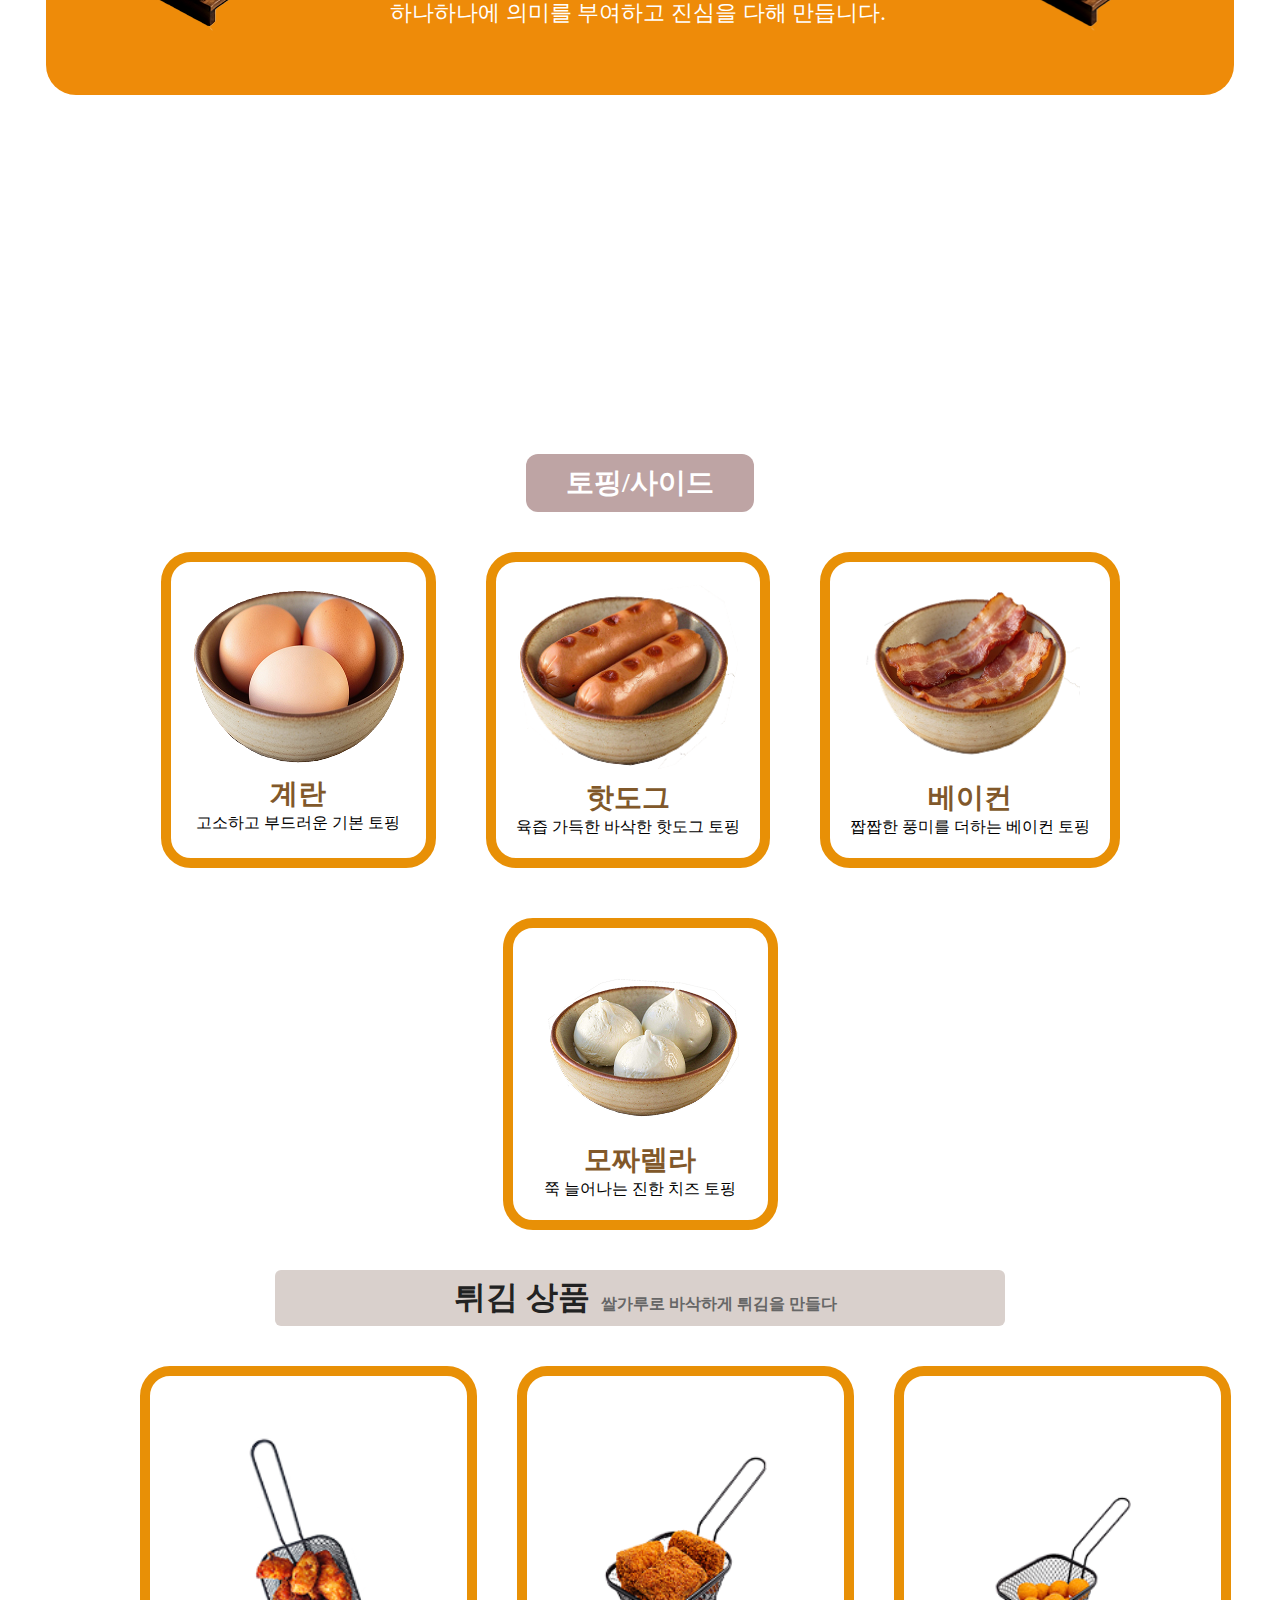
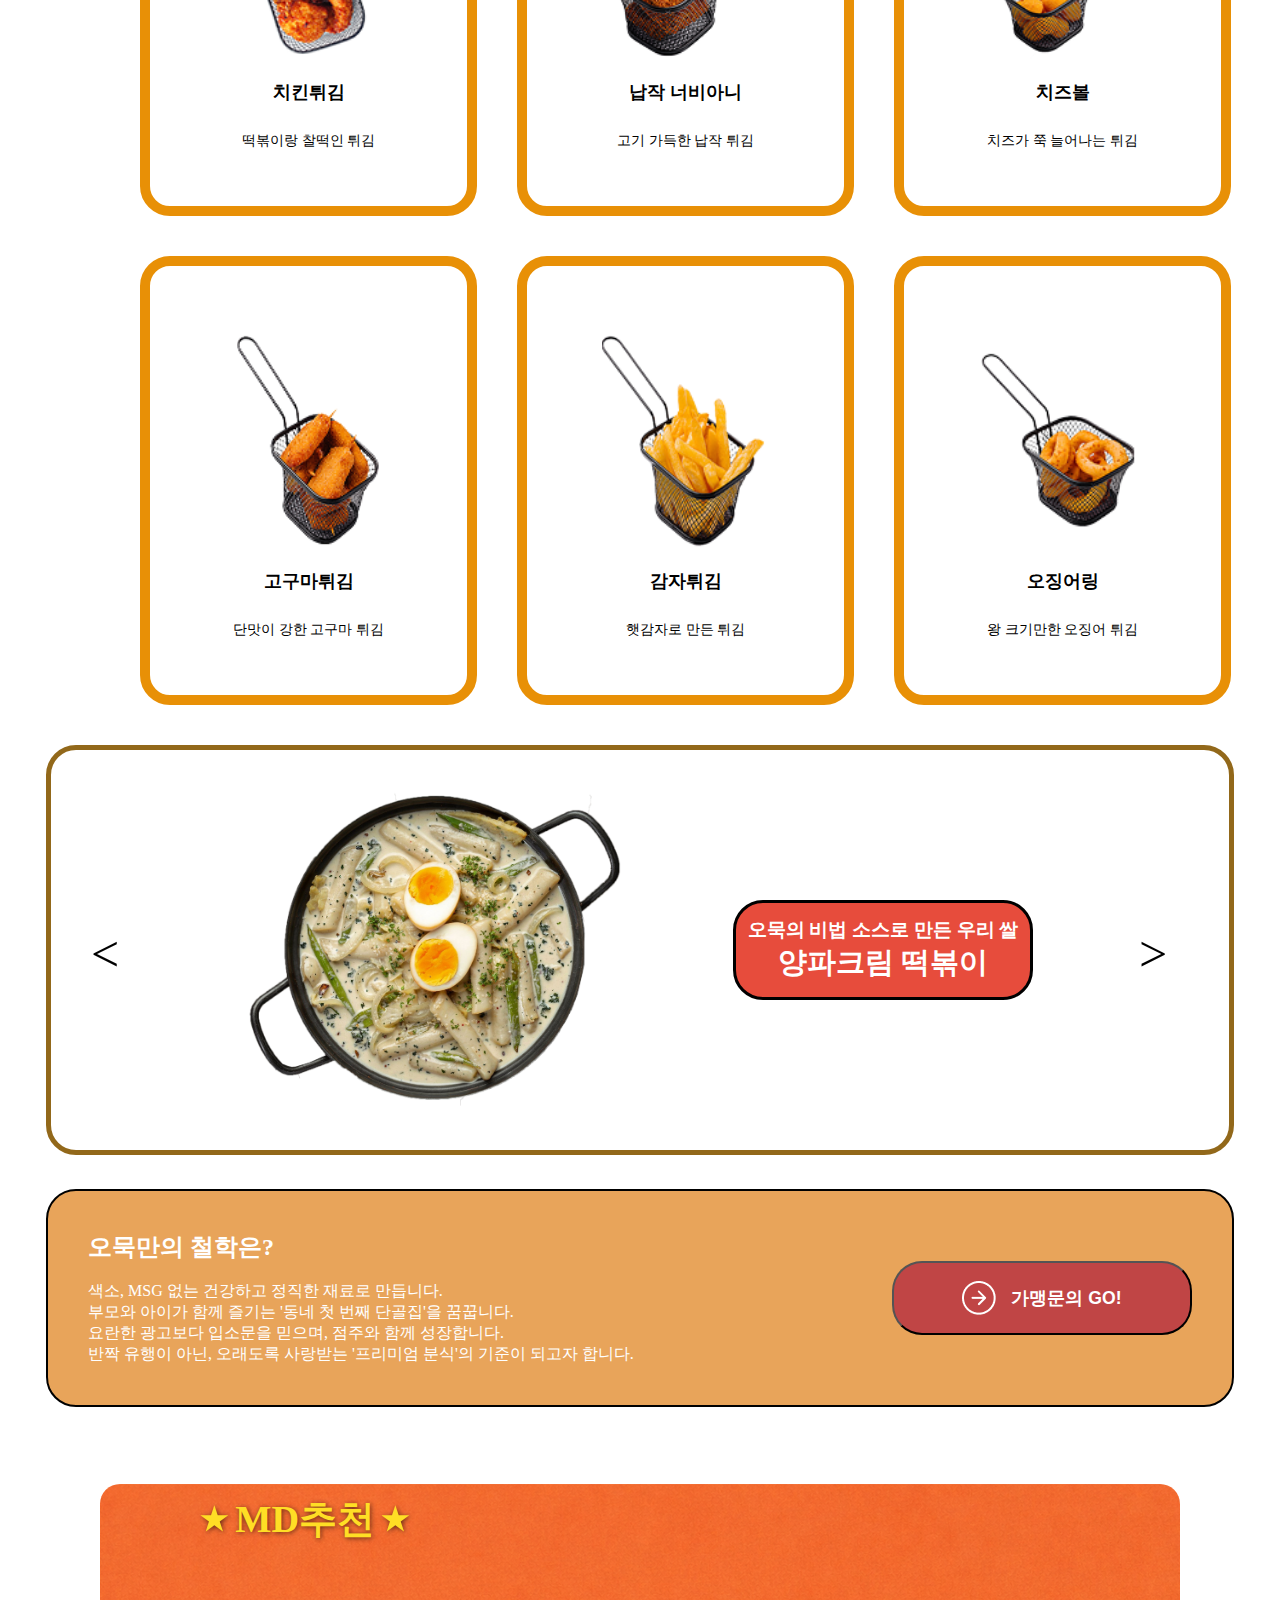
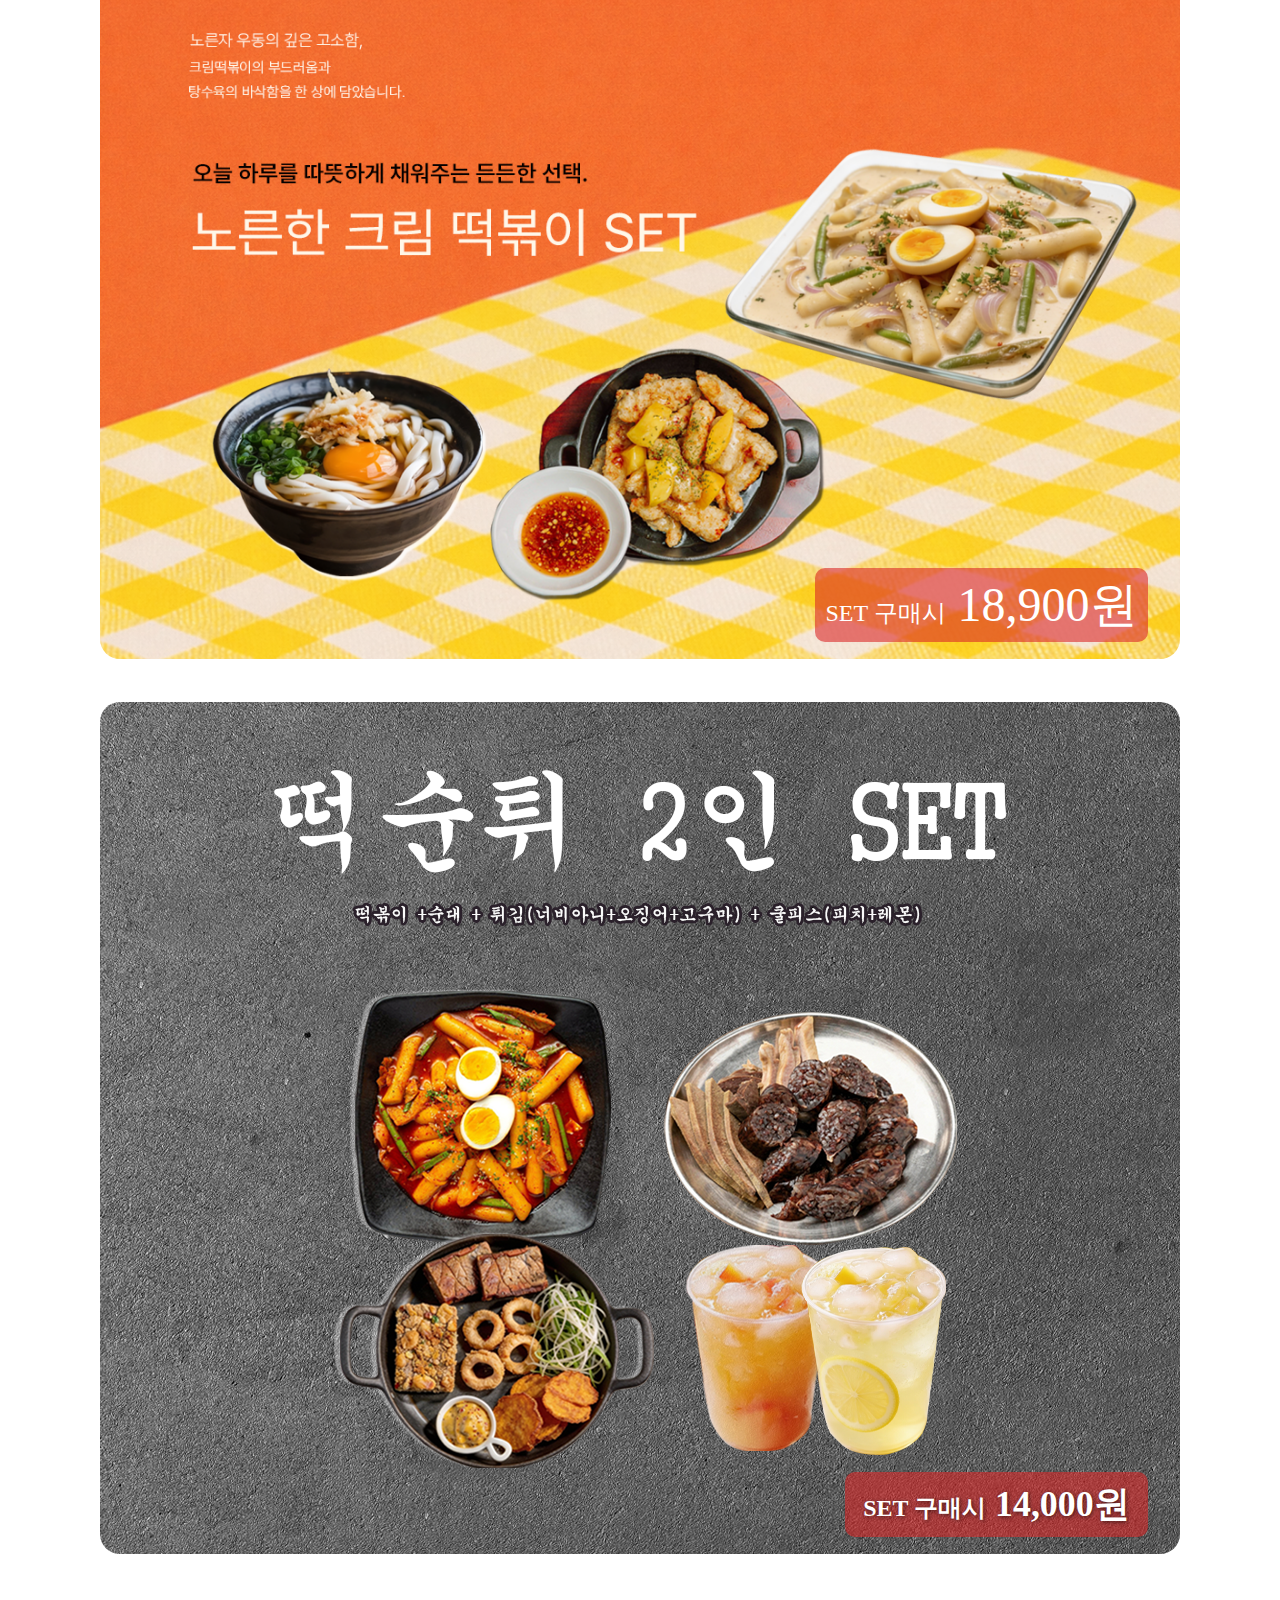
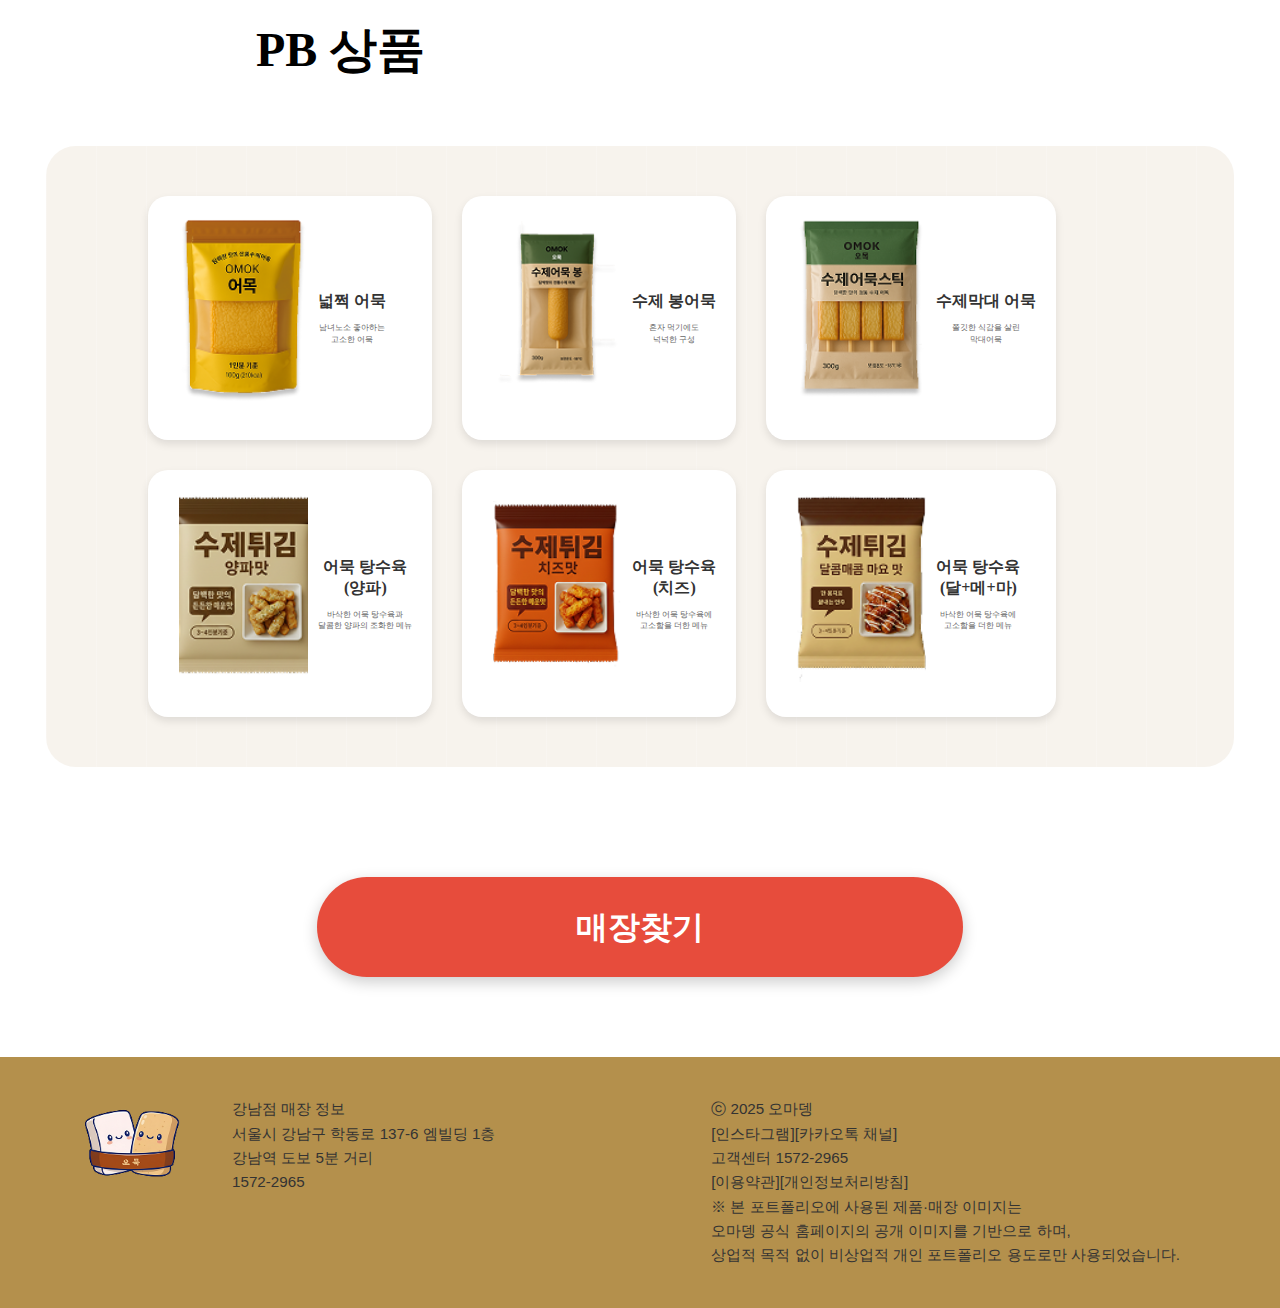
<file: pages/menu.html>
<!DOCTYPE html>
<html lang="en">

<head>
    <meta charset="UTF-8">
    <meta name="viewport" content="width=device-width, initial-scale=1.0">
    <title>오마뎅 | 시그니처 메뉴</title>

    <link rel="icon" href="../img2/om-logo-1.png" type="image/png">

    <!-- Swiper CSS -->
    <link rel="stylesheet" href="https://cdn.jsdelivr.net/npm/swiper@11/swiper-bundle.min.css">

    <!-- CSS -->
    <link rel="stylesheet" href="../css/base/reset.css">
    <link rel="stylesheet" href="../css/base/header.css">
    <link rel="stylesheet" href="../css/base/menu.css">
    <link rel="stylesheet" href="../css/base/footer.css">

    <!-- jQuery -->
    <script src="https://code.jquery.com/jquery-3.7.1.min.js"></script>

    <!-- Swiper JS -->
    <script src="https://cdn.jsdelivr.net/npm/swiper@11/swiper-bundle.min.js" defer></script>

    <!-- Custom JS -->
    <script src="../script/header.js" defer></script>
    <script src="../script/main.js" defer></script>
</head>


<body>
    <!-- ================================================================
                                    [01] HEADER
        ================================================================= -->
    <header class="header">
        <div class="header-inner">

            <!-- 로고 -->
            <h1 class="logo">
                <a href="index.html">
                    <img src="../img2/om-logo-1.png" alt="오묵 로고">
                </a>
            </h1>

            <!-- 오른쪽 그룹 -->
            <div class="right-group">

                <!-- 오묵 PPT -->
                <a href="https://www.miricanvas.com/v2/design2/9b0dc62e-7eb6-4a83-b3d8-851f4ca7665c" class="orin">
                    <img src="../img/shopping-bag.png" alt="">
                    PPT
                </a>

                <!-- 오묵 PIFMA -->
                <a href="https://www.figma.com/design/GRjivl9yfpeURTzNXigGf2/%EC%98%A4%EB%AC%B5?node-id=0-1&p=f&t=UuXYGtyz9Sz3t84m-0"
                    class="prch">
                    <img src="../img/shopping-bag.png" alt="">
                    FIGMA
                </a>차이즈
                </a>

                <!-- SNS -->
                <div class="sns-wrap">
                    <a href="#" class="sns-link">
                        <img src="../img/instagram.png" alt="인스타그램" class="insta">
                    </a>

                    <div class="sns-dropdown">
                        <a href="https://www.instagram.com/" target="_blank">
                            <img src="../img/instagram-imgs.png" class="icon-base">
                        </a>
                        <a href="https://naver.com" target="_blank">
                            <img src="../img/naver-icon.png" class="icon-base">
                        </a>
                        <a href="https://youtube.com" target="_blank">
                            <img src="../img/youtube-icon.png" class="icon-base">
                        </a>
                    </div>
                </div>

                <!-- 햄버거 -->
                <div class="hamburger">
                    <a href="#" id="menu-toggle">
                        <img src="../img/align-justify.png" alt="메뉴 아이콘">
                    </a>
                </div>

            </div>
        </div>
    </header>


    <!-- ================= NAV ================= -->
    <nav class="nav-bottoms">
        <ul class="main-menu">

            <li>
                <a href="#">브랜드</a>
                <ul class="sub-menu">
                    <li><a href="story.html">오마뎅 이야기</a></li>
                    <li><a href="recipes.html">오마뎅 레시피</a></li>
                </ul>
            </li>

            <li>
                <a href="#">메뉴소개</a>
                <ul class="sub-menu">
                    <li><a href="menu.html">통합 메뉴</a></li>
                    <li><a href="recipes.html">레시피</a></li>
                </ul>
            </li>

            <li>
                <a href="#" class="menu-3">매장</a>
                <ul class="sub-menu">
                    <li><a href="location.html">매장찾기</a></li>
                </ul>
            </li>

            <li>
                <a href="#" class="menu-4">소식</a>
                <ul class="sub-menu">
                    <li><a href="story.html">오마뎅소식</a></li>
                    <li><a href="reviews.html">이벤트</a></li>
                </ul>
            </li>

            <li>
                <a href="#">고객의소리</a>
                <ul class="sub-menu">
                    <li><a href="voice-of-customers.html">FAQ</a></li>
                </ul>
            </li>

        </ul>

        <!-- mega-all -->
        <div class="mega-all">
            <div class="col">
                <ul>
                    <li><a href="story.html">어묵소개</a></li>
                    <li><a href="location.html">위치</a></li>
                </ul>
            </div>

            <div class="col">
                <ul>
                    <li><a href="menu.html">통합 메뉴</a></li>
                    <li><a href="recipes.html">레시피</a></li>
                </ul>
            </div>

            <div class="col">
                <ul>
                    <li><a href="location.html">매장찾기</a></li>
                </ul>
            </div>

            <div class="col">
                <ul>
                    <li><a href="news.html">오묵 News</a></li>
                    <li><a href="reviews.html">이벤트</a></li>
                </ul>
            </div>

            <div class="col">
                <ul>
                    <li><a href="voice-of-customers.html">FAQ</a></li>
                </ul>
            </div>
        </div>

    </nav>

    <!-- ================= SIDE MENU ================= -->
    <div class="side-menu" id="side-menu">

        <!-- 닫기 버튼 (항상 ul 바깥!) -->
        <a href="#" class="close-btn" id="close-menu">×</a>

        <ul class="siders">

            <li class="has-sub">
                <a href="#">브랜드</a>
                <ul class="sub-menu">
                    <li><a href="story.html">어묵소개</a></li>
                    <li><a href="location.html">위치</a></li>
                </ul>
            </li>

            <li class="has-sub">
                <a href="#">메뉴소개</a>
                <ul class="sub-menu">
                    <li><a href="menu.html">통합 메뉴</a></li>
                    <li><a href="recipes.html">레시피</a></li>
                </ul>
            </li>

            <li class="has-sub">
                <a href="#">매장</a>
                <ul class="sub-menu">
                    <li><a href="location.html">매장찾기</a></li>
                </ul>
            </li>

            <li class="has-sub">
                <a href="#">소식</a>
                <ul class="sub-menu">
                    <li><a href="news.html">오묵 News</a></li>
                </ul>
            </li>

            <li class="has-sub">
                <a href="#">고객센터</a>
                <ul class="sub-menu">
                    <li><a href="voice-of-customers.html">FAQ</a></li>
                </ul>
            </li>

        </ul>
    </div>

    <!-- ================================================================
                                    [02] MENU TABS
        ================================================================= -->
    <main class="story-content">


        <!-- story navigation -->

        <section class="story-navigation">
            <div class="button-wrap">
                <a href="#menu-fishsbox" class="menu active">물어묵</a>
                <a href="#toppings" class="menu">분식</a>
                <a href="#set-bnner1" class="menu">조합</a>
                <a href="#pb-products-section" class="menu">PB상품</a>
            </div>
        </section>

        <!-- ================================================================
                                    [03] MD RECOMMEND
        ================================================================= -->
        <!-----&lt;--&gt;(1)-사용------------------------>

        <main>
            <section class="menu-fishsbox" id="menu-fishsbox"><!--필수-->

                <span class="tag">순살어묵</span>

                <div class="arrow-box">

                    <span class="arrow-left">&lt;</span>

                    <!-- 왼쪽 이미지 -->
                    <div class="menu-left-content">
                        <img id="menuImage" src="../img2/odg-img1-1.png" alt="순살어묵">
                    </div>

                    <div class="bm-box">

                        <p class="guide-text">클릭해 보세요~</p>

                        <div class="menu-box-row">

                            <!-- ⭐ data-img 추가 + href 제거 -->
                            <a href="javascript:void(0)" class="menu-box active" data-img="../img2/odg-img1-1.png">
                                쭈글이<br>순살
                            </a>

                            <a href="javascript:void(0)" class="menu-box" data-img="../img2/odg-img2-1.png">
                                봉 & 바<br>(순살/치즈/떡)
                            </a>

                            <a href="javascript:void(0)" class="menu-box" data-img="../img2/odg-img3-1.png">
                                모짜렐라<br>치즈볼
                            </a>

                        </div>
                    </div>
                </div>

                <span class="arrow-right">&gt;</span>
            </section>
        </main>


        <!--------------------------------------------------------->

        <section>
            <div class="section-title-wrapper">
            </div>

            <div class="frys">
                <span class="img-fty-left">
                    <img src="../img2/fishs-img1(7).png" alt="왼쪽 튀김 이미지">
                </span>
                <h2 class="title-safe">속이 꽉채운 튀김</h2>

                <p class="fry-detail">
                    음식의 특징과 정성을 담았습니다.<br>
                    음식을 단순히 만들어 파는 것이 아니라,<br>
                    하나하나에 의미를 부여하고 진심을 다해 만듭니다.
                </p>
                </article>

                <span class="img-fty-right">
                    <img src="../img2/fishs-img1(7).png" alt="오른쪽 튀김 이미지">
                </span>

            </div>
        </section>
        <!-- ================================================================
                                    [04] FISH MENU
        ================================================================= -->

        <section class="toppings" id="toppings">
            <h2 class="topping-title">토핑/사이드</h2>

            <div class="product-toppings-container">
                <!--topping1-->
                <article class="topping-item">
                    <img src="../img2/topping-img.png" alt="계란">
                    <p>
                        <span>계란</span><br>
                        고소하고 부드러운 기본 토핑
                    </p>
                </article>

                <!--topping2-->
                <article class="topping-item">
                    <img src="../img2/topping-img2 (1).png" alt="핫도그">
                    <p>
                        <span>핫도그</span><br>
                        육즙 가득한 바삭한 핫도그 토핑
                    </p>
                </article>

                <!--topping3-->
                <article class="topping-item">
                    <img src="../img2/topping-img3 (1).png" alt="베이컨">
                    <p>
                        <span>베이컨</span><br>
                        짭짭한 풍미를 더하는 베이컨 토핑
                    </p>
                </article>
                <!--topping4-->
                <article class="topping-item">
                    <img src="../img2/topping-img4 (1).png" alt="모짜렐라">
                    <p>
                        <span>모짜렐라</span><br>
                        쭉 늘어나는 진한 치즈 토핑
                    </p>
                </article>
            </div>
        </section>
        <!-- ================================================================
                                    [05] SNACK MENU 
        ================================================================= -->

        <section class="fryss" id="fryss">
            <div class="fry-header">
                <h2 class="fry-title">튀김 상품<span class="fry-desc">쌀가루로 바삭하게 튀김을 만들다</span></h2>
            </div>

            <div class="product-frys-container">
                <!--fry-->
                <article class="fry-item">
                    <img src="../img2/fry1-1.png" alt="치킨튀김">
                    <p>
                        <span>치킨튀김</span><br>
                        떡볶이랑 찰떡인 튀김
                    </p>
                </article>

                <!--fry2-->
                <article class="fry-item">
                    <img src="../img2/fry1-2.png" alt="납작 너비아니">
                    <p>
                        <span>납작 너비아니</span><br>
                        고기 가득한 납작 튀김
                    </p>
                </article>

                <!--fry3-->
                <article class="fry-item">
                    <img src="../img2/fry1-3.png" alt="치즈볼">
                    <p>
                        <span>치즈볼</span><br>
                        치즈가 쭉 늘어나는 튀김
                    </p>
                </article>
                <!--fry4-->
                <article class="fry-item">
                    <img src="../img2/fry1-4.png" alt="고구마튀김">
                    <p>
                        <span>고구마튀김</span><br>
                        단맛이 강한 고구마 튀김
                    </p>
                </article>
                <!--fry5-->
                <article class="fry-item">
                    <img src="../img2/fry1-5.png" alt="감자튀김">
                    <p>
                        <span>감자튀김</span><br>
                        햇감자로 만든 튀김
                    </p>
                </article>
                <!--fry6-->
                <article class="fry-item">
                    <img src="../img2/fry1-6.png" alt="오징어링">
                    <p>
                        <span>오징어링</span><br>
                        왕 크기만한 오징어 튀김
                    </p>
                </article>
            </div>
        </section>
        <!-- ================================================================
                                    [06] SET MENU
        ================================================================= -->
        <!-----&lt;--&gt;(2)------------------------->
        <main>
            <section class="foodss-box1" id="foodss-box1">
                <div class="arrow-icon arrow-lefts">&lt;</div>

                <div class="item-visual item-left">
                    <img id="foodImage" src="../img2/main-poodimg1-1.png" alt="양파크림 떡볶이" />
                </div>

                <div class="item-text item-right">
                    <p class="subtitle" id="foodSubtitle">오묵의 비법 소스로 만든 우리 쌀</p>
                    <h2 class="title" id="foodTitle">양파크림 떡볶이</h2>
                </div>

                <div class="arrow-icon arrow-rights">&gt;</div>
            </section>




            <section class="foodss-box3">
                <div class="philosophy-text">
                    <h2 class="title">오묵만의 철학은?</h2><br />
                    <ol class="philosophy-list">
                        <li>색소, MSG 없는 건강하고 정직한 재료로 만듭니다.</li>
                        <li>부모와 아이가 함께 즐기는 '동네 첫 번째 단골집'을 꿈꿉니다.</li>
                        <li>요란한 광고보다 입소문을 믿으며, 점주와 함께 성장합니다.</li>
                        <li>반짝 유행이 아닌, 오래도록 사랑받는 '프리미엄 분식'의 기준이 되고자 합니다.</li>
                    </ol>
                </div>
                <button class="action-button-bottom">
                    <img src="../img/vector.png">
                    <span class="bottom-txt">가맹문의 GO!</span>
                </button>
            </section>
        </main>

        <!-- ================================================================
                                    [07] SET MENU
        ================================================================= -->
        <section>
            <div class="set-bnner1" id="set-bnner1">
                <p class="set-txt1"><span class="star">★</span>MD추천<span class="star">★</span></p>
                <img src="../img/set-menu-imgs1.png">
                <span class="set-price1"><span class="sets">SET 구매시</span> 18,900원</span>
            </div>
            <div class="set-bnner2">
                <img src="../img/set-menu-imgs2.png">
                <span class="set-price2"><span class="sets">SET 구매시</span> 14,000원</span>
            </div>
        </section>
        <!-- ================================================================
                                    [07]PB PRODUCT 
        ================================================================= -->

        <h2 class="pb-title">PB 상품</h2>
        <section class="pb-products-section" id="pb-products-section">

            <div class="product-grid">
                <div class="product-card">
                    <div class="card-image">
                        <img src="../img2/omok1(2).png" alt="넓쩍 어묵">
                    </div>
                    <div class="card-boxs">
                        <h3 class="card-title">넓쩍 어묵</h3>
                        <p class="card-description">남녀노소 좋아하는<br>고소한 어묵
                    </div>
                </div>

                <div class="product-card">
                    <div class="card-image">
                        <img src="../img2/omok1(3).png" alt="수제 봉어묵">
                    </div>
                    <div class="card-boxs">
                        <h3 class="card-title">수제 봉어묵</h3>
                        <p class="card-description">혼자 먹기에도<br>넉넉한 구성</p>
                    </div>
                </div>
                <div class="product-card">
                    <div class="card-image">
                        <img src="../img2/omok1(4).png" alt="수제막대 어묵">
                    </div>
                    <div class="card-boxs">
                        <h3 class="card-title">수제막대 어묵</h3>
                        <p class="card-description">쫄깃한 식감을 살린<br>막대어묵</p>
                    </div>
                </div>
                <div class="product-card">
                    <div class="card-image">
                        <img src="../img2/omok1(5).png" alt="어묵 탕수육">
                    </div>
                    <div class="card-boxs">
                        <h3 class="card-title">어묵 탕수육<br>(양파)</h3>
                        <p class="card-description">바삭한 어묵 탕수육과 <br>달콤한 양파의 조화한 메뉴</p>
                    </div>
                </div>
                <div class="product-card">
                    <div class="card-image">
                        <img src="../img2/omok1(6).png" alt="어묵 탕수육2">
                    </div>
                    <div class="card-boxs">
                        <h3 class="card-title">어묵 탕수육<br>(치즈)</h3>
                        <p class="card-description">바삭한 어묵 탕수육에<br>고소함을 더한 메뉴</p>
                    </div>
                </div>
                <div class="product-card">
                    <div class="card-image">
                        <img src="../img2/omok1(7).png" alt="김말이3">
                    </div>
                    <div class="card-boxs">
                        <h3 class="card-title">어묵 탕수육<br>(달+메+마)</h3>
                        <p class="card-description">바삭한 어묵 탕수육에<br>고소함을 더한 메뉴</p>
                    </div>


        </section>
        <!--------------------------------------------------------->
        <section class="find-store-section">
            <a href="location-3.html" class="store-button">매장찾기</a>
        </section>
        <button class="scroll-top" id="scrollTopBtn" aria-label="맨 위로 이동">▲
        </button>
        <!-- 맨 위로 버튼 -->
        <button class="scroll-top" id="scrollTopBtn">▲</button>


        <!-- ================================================================
                                    [08]FOOTER
        ================================================================= -->
        <footer class="footer-buttom">
            <div class="footer-inner">

                <div class="img-footer">
                    <img src="../img2/om-logo-1.png">
                </div>

                <div class="footer-info">
                    <p class="footer-left">
                        강남점 매장 정보<br>
                        서울시 강남구 학동로 137-6 엠빌딩 1층 <br>
                        강남역 도보 5분 거리<br>
                        1572-2965
                    </p>
                </div>

                <div class="footer-right">
                    <p>
                        ⓒ 2025 오마뎅<br>
                        [인스타그램][카카오톡 채널]<br>
                        고객센터 1572-2965<br>
                        [이용약관][개인정보처리방침]
                    </p>
                    <p class="tba"> ※ 본 포트폴리오에 사용된 제품·매장 이미지는 <br>오마뎅 공식 홈페이지의 공개 이미지를 기반으로 하며,<br>
                        상업적 목적 없이 비상업적 개인 포트폴리오 용도로만 사용되었습니다.</p>
                </div>

            </div>
        </footer>



</body>

</html>
</file>
<file: css/base/header.css>
/* ==================================================
  [00]  기본 리셋
================================================== */
html,
body {
  margin: 0;
  padding: 0;
  overflow-x: hidden;
}

/* ==================================================
  [01] HEADER
================================================== */
.header {
  width: 100%;
  background: #fff;
  border-bottom: 1px solid #ddd;
  position: relative;
  z-index: 5000;
  /* nav_bottoms 보다 크게 */
}

.header-inner {
  max-width: 1188px;
  width: 100%;
  margin: 0 auto;
  padding: 20px 74px;

  display: flex;
  justify-content: space-between;
  align-items: center;

  position: relative;
  /* ⭐ 햄버거 absolute 기준 */
}

/* ==================================================
  [02]Logo
================================================== */
.logo img {
  width: 140px;
  height: auto;
}

/* ==================================================
  [03] 오른쪽 그룹
================================================== */
.right-group {
  display: flex;
  align-items: center;
  gap: 20px;
  flex-shrink: 0;
}

/* ==================================================
  [04] 온라인몰 & 프랜차이즈
================================================== */

.orin,
.prch {
  display: flex;
  align-items: center;
  gap: 6px;
  font-size: 15px;
  padding: 8px 16px;
  border-radius: 30px;
  white-space: nowrap;
  text-decoration: none;
}


.prch,
.orin {
  border: 2px solid #686868;
  background: #fff;
  color: #333;
}

/* ==================================================
  [05] SNS
================================================== */
/* SNS */
.sns-wrap {
  position: relative;
}

.sns-link {
  width: 52px;
  height: 52px;
  border-radius: 50%;
  border: 2px solid #000;
  display: flex;
  justify-content: center;
  align-items: center;
}

.sns-dropdown {
  position: absolute;
  top: 115%;
  right: 0;
  background: #fff;
  border: 1px solid #ddd;
  border-radius: 10px;
  padding: 10px;
  display: none;
  flex-direction: column;
  gap: 8px;
  z-index: 2000;
}

.sns-dropdown.show {
  display: flex;
}

.sns-dropdown img {
  width: 32px;
  height: 32px;
  object-fit: contain;
}

/* ==================================================
  [06] PC 메뉴 영역
================================================== */
.nav-bottoms {
  width: 100%;
  background: #F9F9F9;
  border-top: 1px solid #ddd;

  position: relative;
  z-index: 50;
}

/* 메인 메뉴 (PC) */
.main-menu {
  width: 1188px;
  margin: 0 auto;
  padding: 0;

  display: grid;
  grid-template-columns: repeat(5, 1fr);
  justify-items: center;
  align-items: center;
  text-align: center;

  list-style: none;
}



.main-menu>li>a {
  display: block;
  padding: 18px 0;
  text-decoration: none;
  color: #333;
  font-weight: 600;
  font-size: 17px;
}

.main-menu>li>a:hover {
  color: #F69999;
}

/* ==================================================
  [07] mega-all 최종
================================================== */
.mega-all {
  width: 1188px;
  margin: 0 auto;

  display: grid;
  grid-template-columns: repeat(5, 1fr);
  justify-items: center;
  text-align: center;

  gap: 0;

  height: 0;
  /* ⭐ 공간 제거 */
  overflow: hidden;
  /* ⭐ 내부 숨김 */
  padding: 0;
  /* 숨겨진 상태에서는 패딩 제거 */

  opacity: 0;
  visibility: hidden;
  pointer-events: none;

  transform: translateY(10px);
  transition: opacity .25s ease, transform .25s ease, height .25s ease;
}

/* hover시 보여짐 */
.nav-bottoms:hover .mega-all {
  height: auto;
  /* ⭐ 실제 높이로 펼침 */
  padding: 24px 0;
  /* ⭐ 나타날 때 패딩 추가 */
  opacity: 1;
  visibility: visible;
  pointer-events: auto;
  transform: translateY(0);
}

/* 내부 구조 통일 */
.mega-all .col {
  display: flex;
  flex-direction: column;
  align-items: center;
}

.mega-all .col h4 {
  font-size: 16px;
  font-weight: 700;
  margin-bottom: 12px;
  white-space: nowrap;
}

.mega-all .col ul {
  list-style: none;
  padding: 0;
  margin: 0;
}

.mega-all .col ul li {
  margin-bottom: 8px;
}

.mega-all .col ul li a {
  font-size: 14px;
  color: #555;
  text-decoration: none;
  white-space: nowrap;
}

.mega-all .col ul li a:hover {
  color: #F69999;
}



/* ==================================================
  [08] hamburger menu
================================================== */
/* 햄버거 (모바일용) */
.hamburger {
  position: absolute;
  right: -10px;
  /* ❌ 현재 이 값 때문에 겹침 */

  /* 아래처럼 변경 */
  right: 20px;
  /* ⭐ SNS 아이콘과 충분히 떨어짐 */
  top: 50%;
  transform: translateY(-50%);

  width: 38px;
  height: 38px;
  display: flex;
  justify-content: center;
  align-items: center;

  z-index: 1500;
  /* SNS보다 항상 위 */
}

.hamburger img {
  width: 30px;
}

/* ==================================================
 [09]SIDE MENU 
================================================== */
.side-menu {
  position: fixed;
  top: 0;
  right: -280px;
  /* 처음엔 숨김 */
  width: 280px;
  height: 100vh;
  padding: 60px 30px 40px;
  background: linear-gradient(180deg, #fffdf9 0%, #f9e8e8 100%);
  box-shadow: -4px 0 12px rgba(0, 0, 0, 0.15);
  transition: right .4s ease;
  z-index: 5000;
  overflow-y: auto;
}

/* 열릴 때 */
.side-menu.open {
  right: 0;
}

/* 닫기 버튼 */
.close-btn {
  position: absolute;
  top: 22px;
  right: 22px;
  font-size: 32px;
  font-weight: 900;
  color: #c94d4d;
  cursor: pointer;
}

/* 리스트 기본 */
.siders {
  list-style: none;
  padding: 0;
  margin: 60px 0 0;
}

.siders>li {
  margin-bottom: 24px;
}

.siders>li>a {
  display: block;
  font-weight: 700;
  color: #333;
  font-size: 1.15rem;
  text-decoration: none;
}

/* 서브메뉴 */
.sub-menu {
  list-style: none;
  padding-left: 15px;
  margin-top: 10px;
  border-left: 2px solid rgba(251, 154, 17, 0.4);
  display: none;
}

.siders li.active>.sub-menu {
  display: block;
}

.sub-menu li a {
  display: block;
  padding: 6px 0 6px 8px;
  font-size: .95rem;
  color: #555;
}

.siders>li>a:hover {
  color: #F69999;
}

/* ==================================================
  [10] sub menu
================================================== */

.sub-menu {
  list-style: none;
  padding: 0;
  margin: 10px 0 0 15px;
  /* 들여쓰기 */
  border-left: 2px solid rgba(251, 154, 17, 0.4);
  display: none;
  /* 기본 숨김 */
  animation: slideDown .25s ease;
}

.sub-menu li a {
  display: block;
  padding: 6px 0 6px 8px;
  font-size: .95rem;
  color: #555;
  text-decoration: none;
  transition: color .2s;
}

.sub-menu li a:hover {
  color: #fb9a11;
}

/* 2차 메뉴 열릴 때 */
.siders li.active>.sub-menu {
  display: block;
}

/* 메뉴 드롭다운 애니메이션 */
@keyframes slideDown {
  from {
    opacity: 0;
    transform: translateY(-6px);
  }

  to {
    opacity: 1;
    transform: translateY(0);
  }
}

/*********************************************/
/* 반응형 */
/* 1024px 이하 — 모바일 메뉴 활성 */
@media (max-width: 1024px) {
  .hamburger {
    display: flex;
  }

  /* PC 메뉴 숨김 */
  .main-menu,
  .mega-all {
    display: none !important;
  }
}

/* 480px 이하 */
@media (max-width: 480px) {
  .header-inner {
    flex-direction: column;
    align-items: center;
    gap: 10px;
  }

  .logo img {
    width: 80px;
    margin: 0;
    /* 음수 제거 */
  }

  .right-group {
    display: flex;
    gap: 10px;
    padding: 0 10px;
    transform: translateX(-20px);
    /* ← 조절하면서 적당히 당기기 */
  }

  .hamburger {
    right: -46px;
  }

  .hamburger img {
    width: 50px;
    height: 50px;
  }

  .sns-dropdown {
    right: -20%;
  }
}

/* 375px 이하 */
@media (max-width: 375px) {
  .header-inner {
    flex-direction: column;
    align-items: center;
    gap: 10px;
  }

  .logo img {
    width: 80px;
    margin: 0;
    /* 음수 제거 */
  }

  .right-group {
    display: flex;
    gap: 10px;
    padding: 0 10px;
    transform: translateX(-20px);
    /* ← 조절하면서 적당히 당기기 */
  }

  .orin,
  .prch {
    padding: 4px 7px;
  }

  .sns-link {
    width: 40px;
    height: 40px;
  }

  .insta {
    width: 30px;
    height: 30px;
  }

  .hamburger {
    right: -36px;
  }

  .hamburger img {
    width: 40px;
    height: 40px;
  }
}
</file>
<file: css/base/footer.css>
/* ============================
  1) 푸터 전체 FULL 배경
============================ */
footer {
  width: 100%;
  background-color: #b4904c;
  color: #333;
  padding: 40px 0;
  font-family: 'Noto Sans KR', sans-serif;
}


/* ============================
  2) 가운데 정렬 메인 컨테이너
============================ */
.footer-inner {
  max-width: 1188px;
  margin: 0 auto;
  padding: 0 24px;

  display: flex;
  justify-content: space-between;
  align-items: flex-start;
  gap: 40px;
}


/* ============================
  3) 왼쪽 로고
============================ */
.img-footer img {
  width: 122px;
  height: 94px;
  display: block;
}


/* ============================
  4) 가운데 텍스트
============================ */
.footer-info {
  flex: 1;
  font-size: 0.95rem;
  line-height: 1.6;
  white-space: nowrap;
}


/* ============================
  5) 오른쪽 텍스트
============================ */
.footer-right {
  font-size: 0.95rem;
  line-height: 1.6;
  white-space: nowrap;
  padding: 0 30px;
  /* ← 드디어 자연스럽게 적용됨! */
}

/* ============================
6) 태블릿 (1024 이하)
============================ */
@media (max-width: 1024px) {
  .tba {
    padding-top: 10px;
  }
}

/* ============================
7) 태블릿 (768 이하)
============================ */
@media (max-width: 768px) {

  .footer-inner {
    flex-direction: column;
    align-items: center;
    text-align: center;
    gap: 20px;
  }

  .img-footer img {
    margin: 0 auto;
  }

  .footer-info {
    white-space: normal;
    margin: 0 20px;
    text-align: center;
  }

  .footer-right {
    white-space: normal;
    padding: 0 30px;
    text-align: center;
  }

  .tba {
    padding-top: 10px;
  }
}


/* ============================
8) 모바일 480 이하
============================ */
@media (max-width: 480px) {

  .footer-info {
    margin: 0 20px;
  }

  .footer-right {
    padding: 0 20px;
  }

  .tba {
    padding-top: 10px;
  }
}


/* ============================
9) 모바일 375 이하
============================ */
@media (max-width: 375px) {

  .footer-info {
    margin: 0 15px;
  }

  .footer-right {
    padding: 0 15px;
  }

  p {
    margin-top: 5%;
    font-size: 0.6rem;
  }

  .tba {
    padding-top: 10px;
  }
}
</file>
<file: css/base/main.css>
/* ==================================================
[01] MAIN
================================================== */
/* ============================ MAIN ============================ */

.hero {
  position: relative;
  width: 100%;
  max-width: 1920px;
  margin: 0 auto;
}

.hero img {
  width: 100%;
  display: block;
}
/* ==================================================
[02] INFO BAR
================================================== */

.info-bar {
  position: absolute;
  bottom: -40px;
  /* ← 이 숫자만 조절하면 원하는 위치 딱 나옴 */
  left: 50%;
  transform: translateX(-50%);
  width: min(70%, 1100px);
  height: 80px;
  display: flex;
  justify-content: space-between;
  align-items: center;
  background: #b9975b;
  color: #fff;
  border-radius: 10px;
  overflow: hidden;
}

.signature-section {
  padding-top: 120px;
  /*값은 infp-bar + 여백*/
}

.notice-section,
.store-section {
  font-family: 'Pretendard';
  flex: 1;
  height: 80px;
  display: flex;
  align-items: center;
  justify-content: space-between;
  box-sizing: border-box;
}

.notice-section {
  background-color: #b9975b;
  z-index: 2000;
}

.store-section {
  background-color: #DBA261;
}

.label {
  font-family: 'Pretendard';
  color: #2D2929;
  font-size: clamp(1.3rem, 2vw, 2rem);
}

.title {
  font-family: 'Pretendard';
  flex-grow: 1;
  font-size: clamp(0.7rem, 1vw, 1rem);
  margin-left: 1vw;
}

.date {
  font-family: 'Pretendard';
  flex-shrink: 0;
  font-size: clamp(0.7rem, 1vw, 1rem);
}
/* ==================================================
[03] SIGNATURE
================================================== */

.signature-section {
  width: min(90%, 1188px);
  margin: 60px auto;
  padding: 0;
}

.signature-title {
  text-align: center;
}

.signature-title .sub-title {
  font-weight: bold;
  font-size: 14px;
  color: #AE8706;
}

.signature-title .main-title {
  font-size: clamp(1.8rem, 3vw, 2.2rem);
  color: #111;
}

.signature-section>.wrap {
  display: flex;

  align-items: center;
  gap: 60px;
  flex-wrap: wrap;
  margin-top: 50px;
}

.signature-txt {
  flex: 1;
  font-size: clamp(1.2rem, 2vw, 2.2rem);
  line-height: 1.6;
}
/* ==================================================
[04]  ITEM WRAP
================================================== */

.item-wrap {
  position: relative;
  width: 100%;
  max-width: 550px;
  height: 350px;
  background-color: #E29036;
  border-radius: 30px;
  overflow: hidden;
  margin: 0 auto;
}

.menu-image {
  position: absolute;
  top: 0;
  width: 100%;
  height: 100%;
  left: 100%;
  display: flex;
  flex-direction: column;
  justify-content: center;
  align-items: center;
}

.menu-image.active {
  left: 0;
}

.menu-image.prev {
  left: -100%;
}

.menu-image img {
  max-height: 260px;
  width: auto;
  object-fit: contain;
  margin-bottom: 10px;
}

.menu-image div[class^="name-"] {
  color: #fff;
  font-weight: bold;
  font-size: 1.1rem;
}

/* ==================================================
[05] PROMO
================================================== */
.promo-section {
  width: min(90%, 1188px);
  margin: 90px auto;
}

.promo-container {
  display: grid;
  grid-template-columns: 1fr 1.2fr;
  gap: 50px;
  align-items: center;
}

.promo-text h2 {
  font-size: clamp(2rem, 4vw, 3.5rem);
  color: #ec8508;
  margin-bottom: 30px;
}

.why {
  white-space: nowrap;
}

.promo-text p {
  font-size: clamp(1rem, 1.4vw, 1.2rem);
  line-height: 1.7;
  white-space: normal;
}

/*애니메이션*/
/* 카드 기본 상태 (안 보임 + 아래로 이동) */
.product-card {
  opacity: 0;
  min-width: 0;
  transform: translateY(30px);
  transition: all 0.8s ease-out;
}

/* 등장할 때 */
.product-card.show {
  opacity: 1;
  transform: translateY(0);
}

/* 순차 등장 (스태거) */
.product-card:nth-child(1) {
  transition-delay: 0.15s;
}

.product-card:nth-child(2) {
  transition-delay: 0.3s;
}

.product-card:nth-child(3) {
  transition-delay: 0.45s;
}
/* ==================================================
[06]  PB PRODUCT
================================================== */

.pb-products-section .product-grid {
  width: min(1188px, 90%);
  margin: 0 auto;
}

.pb-products-section .product-grid {
  display: grid;
  grid-template-columns: repeat(3, 1fr);
  gap: 40px;
  align-items: stretch;
  /* ⭐ 카드 높이 통일 */
}

.pb-products-section .product-card {
  display: flex;
  flex-direction: column;
  align-items: center;
  justify-content: flex-start;
  text-align: center;
  height: 100%;
  /* ⭐ 카드 전체 높이 동일 */
  padding-bottom: 10px;
}

.card-title {
  font-size: 2rem;
}

.pb-products-section .card-image {
  aspect-ratio: 1 / 1;
  /* ⭐ 모든 이미지 정사각형 유지 → 완전 정렬 */
  width: 312px;
  border-radius: 9%;
  border: #DBA261 solid 10px;
  overflow: hidden;
  /*background-color: #f0f0f0;*/

  /*display: flex;*/
  justify-content: center;
  align-items: center;
  font-weight: bold;
}

/*박스3*/
.product-card .card-image {
  position: relative;
  overflow: hidden;
}

.product-card .card-image img {
  width: 64%;
  height: 100%;
  transform: scale(1.12);
  object-fit: contain;
}

/* 이미지 하단 텍스트 */
.product-card .card-title {
  position: absolute;
  bottom: 0;
  left: 0;
  width: 100%;
  margin: 0;
  padding: 10px 8px;
  font-size: 1.7rem;
  color: #272424;
  text-align: center;
  /*background: rgba(0, 0, 0, 0.5);*/
}

/*=============*/

.pb-products-section .card-title1,
.pb-products-section .card-title2,
.pb-products-section .card-description {
  min-height: 22px;
  /* ⭐ 텍스트 줄 수 달라도 높이 통일 */
}

.card-image {
  display: flex;
  flex-direction: column;
  align-items: center;
  gap: 6px;
  /* 두 텍스트 간격 */
}

.txt-label {
  font-size: 3rem;
  color: #1a1919;
  line-height: 1.2;
}

.txt-rank {
  font-size: 5rem;
  color: #fc9802;
  font-weight: 700;
  line-height: 1;
}


/* ==================================================
[07]  NEWS
================================================== */
.main-container {
  width: min(90%, 1188px);
  margin: 70px auto;
  display: flex;
  flex-wrap: wrap;
  justify-content: space-between;
}

.bottom-news {
  flex: 0 0 32%;
  /* ⭐ 왼쪽 박스 너비 고정 */
  background: #FFD282;
  border-radius: 12px;
  padding: 25px;
  display: flex;
  flex-direction: column;
  justify-content: space-between;
  box-sizing: border-box;
}


.news-img {
  flex: 1;
  /* ⭐ 오른쪽이 자동 확장 */
  border-radius: 12px;
  overflow: hidden;
}

.news-img img {
  width: 100%;
  height: 100%;
  object-fit: cover;
  /* ⭐ 꽉 차는 이미지 */
  border-radius: 12px;
}

.ds2-80 {
  color: #f13207;
  font-size: 2rem;
}
/* ==================================================
[08] 상세페이지 
================================================== */
/* 배경 */
.small-popup {
  position: fixed;
  top: 50%;
  left: 40%;
  width: auto;
  height: auto;
  animation: fadeIn .3s ease;
  display: flex;
  justify-content: center;
  align-items: center;
  z-index: 9999;
}

@keyframes slideUp {
  from {
    transform: translateY(30px);
    opacity: 0;
  }

  to {
    transform: translateY(0);
    opacity: 1;
  }
}

/* 팝업 박스 */
.popup-box {
  width: 441px;
  background: #fbf7f2;
  padding: 25px;
  border-radius: 10px;
  position: relative;
  text-align: center;
  box-shadow: 0 8px 20px rgba(0, 0, 0, 0.15);
}

.popup-close {
  position: absolute;
  top: 12px;
  right: 12px;
  font-size: 22px;
  border: none;
  background: none;
  cursor: pointer;
}

.popup-title {
  font-size: 1.5rem;
  margin-bottom: 10px;
  color: #513b1c;
}

.popup-sub {
  color: #888;
  font-size: .9rem;
  margin-bottom: 20px;
}

.popup-ticket {
  background: #fff;
  border: 1px solid #dfd3c8;
  padding: 15px 10px;
  border-radius: 8px;
  margin-bottom: 15px;
}

.popup-ticket h3 {
  margin: 0;
  font-size: 1.3rem;
  color: #513b1c;
}

.popup-ticket span {
  font-size: .8rem;
  color: #777;
}

.popup-btn {
  display: block;
  padding: 12px;
  background: #d1b08a;
  color: #fff;
  border-radius: 8px;
  text-decoration: none;
  margin: 15px 0;
}

.popup-bottom {
  display: flex;
  justify-content: space-between;
  margin-top: 10px;
}

.popup-bottom button {
  width: 48%;
  padding: 10px;
  background: #eee;
  border: none;
  border-radius: 5px;
}

.button {
  display: flex;
  align-items: center;
  background: #d79a54;
  height: auto;
  border-radius: 6px;
  font-weight: bold;
  padding: 10px 10px;
  margin: auto;
  gap: 12px;
}

.news-mda {
  text-shadow: 0 1px 2px rgba(0, 0, 0, 0.18);
  font-size: clamp(0.9rem, 1.5vw, 1.1rem);
}

.news-title {
  font-weight: 700;
  font-size: 1rem;
}

.button a {
  padding: 6px 12px;
  background: #ffffff66;
  border-radius: 8px;
  font-weight: bold;
  margin-left: 10px;
  display: inline-block;
  color: #d54525;

}


/* ============================ 1024px ============================ */
@media (max-width: 1024px) {
  .main {
    max-width: 1024px;
    min-height: 700px;
  }

  .info-bar {
    width: 85%;
    height: 70px;

  }

  .notice-section,
  .store-section {
    padding: 0 2vw;
  }

  .signature-section>.wrap {
    flex-direction: column;
    text-align: center;
  }

  .signature-txt {
    margin: 0;
    text-align: center;
  }

  .promo-container {
    grid-template-columns: 1fr;
    text-align: center;
  }

  .promo-text {
    margin-bottom: 30px;
  }

.small-popup {
    position: fixed;
    top: -5%;
    left: -28%;
  }

}


/* ============================ 768px ============================ */
@media (max-width: 768px) {
  .main {
    max-width: 768px;
    min-height: 600px;
  }

  .info-bar {

    height: auto;

  }

  .notice-section,
  .store-section {
    height: 45px;
  }

  .signature-txt {
    font-size: 1.2rem;
  }

  .item-wrap {
    max-width: 300px;
    height: 240px;
  }

  .menu-image img {
    max-height: 180px;
  }

  .promo-text h2 {
    font-size: 2.2rem;
  }

  .promo-text p {
    font-size: 1rem;
    white-space: normal;
  }

  .pb-products-section .product-grid {
    grid-template-columns: repeat(2, 1fr);
    gap: 20px;
  }
  /*카드뉴스*/
  .ds2{
    font-size: 0.9rem;
  }
  .ds2-80{
    font-size: 1rem;
     display: inline-block;
  border-bottom: 2px solid #333;
}

  /* ============================ 상세페이지 ============================ */
  .small-popup {
    position: fixed;
    top: -5%;
    left: -24%;
  }

  .popup-box {
    width: 393px;
  }

  /* ============================ 상세페이지 ============================ */
}

/* ============================ 480px ============================ */
@media (max-width: 480px) {
  .main {
    max-width: 480px;
    min-height: 450px;
  }

  .info-bar {
    width: 76%;
    height: auto;
    padding: 5px 0;
    flex-direction: column;
    gap: 10px;
  }

  .notice-section,
  .store-section {
    padding: 0 5%;
    justify-content: space-between;
    height: 38px;


  }

  .store-section .label {
    padding: 4px 10px;
  }

  .label {
    font-size: 1.1rem;

  }

  .title {
    padding: 0 10%;
  }

  .signature-title .main-title {
    font-size: 1.6rem;
  }

  .signature-txt {
    font-size: 1rem;
    margin: 0;
    text-align: center;
  }

  .item-wrap {
    max-width: 230px;
    height: 180px;
  }

  .menu-image img {
    max-height: 120px;
  }

  .promo-text h2 {
    font-size: 1.9rem;
  }

  .promo-container {
    gap: 20px;
  }

  .pb-products-section .product-grid {
    grid-template-columns: 1fr;
    gap: 25px;
  }

  .main-container {
    gap: 25px;
  }

  .bottom-news,
  .news-img {
    max-width: 100%;
  }
/*카드메뉴*/
.button {
  margin: 10%;
      padding: 10px 13%;
}
  /* ============================ 상세페이지 ============================ */
  .small-popup {
    position: fixed;
    top: -5%;
    left: -10%;
  }

  .popup-box {
    width: 393px;
  }

  .bottom-news {
    flex: 0 0 100%;
  }

  /* ============================ 상세페이지 ============================ */
}

/* ============================ 375px ============================ */
@media (max-width: 375px) {
  .main {
    max-width: 375px;
    min-height: 380px;
  }

  .info-bar {
    flex-direction: column;
  }

  .label {
    font-size: .9rem;
  }

  .title {
    font-size: .55rem;
  }

  .notice-section,
  .store-section {
    height: 34px;
  }

  .signature-title .main-title {
    font-size: 1.4rem;
  }

  .signature-txt {
    font-size: 0.85rem;
  }

  .item-wrap {
    max-width: 200px;
    height: 160px;
  }

  .promo-text h2 {
    font-size: 1.6rem;
  }

  .promo-text p {
    font-size: .9rem;
  }

  .pb-products-section .product-grid {
    gap: 20px;
  }

  .bottom-news {
    width: 90%;
    margin: 0 auto;
  }

  /* ============================ 상세페이지 ============================ */
  .small-popup {
    position: fixed;
    top: -5%;
    left: 1%;
  }

  .popup-box {
    width: 393px;
  }

  /* ============================ 상세페이지 ============================ */
}
</file>
<file: css/base/menu.css>
/* ==================================================
[01] MENU TABS
================================================== */
/* PC (≥ 1920px) */
.story-navigation {
    display: flex;
    justify-content: center;
    align-items: center;
}

.button-wrap {
    display: flex;
    gap: 20px;
    flex-wrap: wrap;
    margin-top: 5%;
}

.menu {
    padding: 10px 70px;
    border: 1px solid #000;
    border-radius: 999px;
    background: #fff;
    color: #000;
    font-size: 1.6rem;
    font-weight: 700;
    cursor: pointer;
    transition: 0.25s ease;
    display: inline-flex;
    align-items: center;
    justify-content: center;
    white-space: nowrap;
    box-sizing: border-box;
}

.menu:hover {
    background-color: #e6e6e6;
}

.menu.active {
    background-color: #86aaa2;
    color: #fff;
    border-color: #86aaa2;
}

/* Tablet (≤ 1024px) */
@media (max-width: 1024px) {

    .page-bs img {
        width: 66%
    }

    /*버튼*/
    .menu {
        padding: 9px 52px;
    }
}

/* Mobile (≤ 768px) */
@media (max-width: 768px) {
    .page-bs {
        position: absolute;
        bottom: 7%;
        right: 10%;
        transform: translateX(-39%)
            /* 중앙 정렬 해제 */
    }


    /***************배너페이지******************/
    .page-bs img {
        width: 70%;
    }

    /*이미지*/
    .set-bnner1 img {
        width: 93%;
    }

    .set-bnner2 img {
        width: 93%;
    }

    .button-wrap {
        flex-wrap: nowrap;
        justify-content: center;
        gap: 2vw;
    }

    /****************버튼**********************/
}

/* Mobile (≤ 480px) */
@media (max-width: 480px) {
    .menu {
        padding: 9px 22px;
        /* 균형 잡힌 버튼 크기 */
        font-size: 1.48rem;
        /* 글자가 딱 예쁘게 보이는 크기 */
        white-space: nowrap;
    }

}

/* Mobile (≤ 375px) */
@media (max-width: 375px) {
    .menu {
        padding: 8px 21px;
        font-size: 1rem;
    }

}

/* ==================================================
[02] MENU TABS
================================================== */
/* PC (≥ 1920px) */
/**************************************************
하단 이동 버튼
**************************************************/
.action-button-bottom {
    width: 300px;
    height: 74px;
    background-color: #c04545;
    border-radius: 30px;
    display: flex;
    justify-content: center;
    align-items: center;
    gap: 15px;
}

.bottom-txt {
    font-size: 1.1rem;
    font-weight: bold;
    color: #fff;
    padding: 0;
    text-align: center;
}

/**************************************************
분식 / 푸드 박스
**************************************************/
.foodss-box1,
.foodss-box3 {
    width: 100%;
    max-width: 1188px;
    border-radius: 30px;
    margin: 34px auto;
    padding: 40px;
    display: flex;
    justify-content: space-between;
    align-items: center;
    gap: 40px;
    position: relative;
    /* 🔥 기준 통일 */
}

.foodss-box1 {
    background-color: #fff;
    border: 5px solid #92681a;
}

.arrow-lefts,
.arrow-rights {
    width: 50px;
    height: 50px;
    font-size: 50px;
    cursor: pointer;
}

.item-visual img,
.item-text {
    transition: opacity 0.3s ease;
}

.foodss-box3 {
    background-color: #e8a45a;
    border: 2px solid #000;
    color: #fff;
}

.item-left img {
    width: 380px;
    height: auto;
}

.item-right {
    width: 100%;
    max-width: 300px;
    height: 100px;
    border-radius: 30px;
    border: 3px solid #000;
    background-color: #e74c3c;
    color: #fff;

    padding-top: 14px;
    font-size: 1.2rem;
    font-weight: bold;
    text-align: center;
}

/**************************************************
토핑 섹션
**************************************************/
.toppings {
    text-align: center;
    padding: 100px 0 40px;
}

.topping-title {
    font-size: 28px;
    font-weight: bold;
    background-color: #bea4a4;
    color: #fff;
    padding: 10px 40px;
    border-radius: 12px;
    display: inline-block;
    margin-bottom: 40px;
}

.product-toppings-container {
    display: flex;
    justify-content: center;
    flex-wrap: wrap;
    gap: 50px;
}

.topping-item {
    text-align: center;
    border-radius: 30px;
    border: 10px solid #e89006;
    padding: 20px;
}

.topping-item img {
    width: 100%;
    max-width: 220px;
    height: auto;
}

.topping-item span {
    font-weight: bold;
    font-size: 28px;
    color: #81582a;
}

/* Tablet (≤ 1024px) */
@media (max-width: 1024px) {
    .arrow-lefts {
        position: absolute;
        top: 53%;
    }

    .arrow-rights {
        right: 20%;
    }

    .subtitle {
        font-size: 0.95rem;
    }

    .pb-products-section .pb-title {
        font-size: 1.5rem;
    }
}

/* Mobile (≤ 768px) */
@media (max-width: 768px) {

    .foodss-box1,
    .foodss-box3 {
        flex-direction: column;
        text-align: center;
    }


    .store-button {
        width: 90%;
        height: 80px;
        line-height: 80px;
        font-size: 1.4rem;
    }

    .arrow-lefts,
    .arrow-rights {
        position: absolute;
        top: 102%;
        transform: translateY(-50%);
        font-size: 2.5rem;
        z-index: 10;
    }

    .arrow-lefts {
        left: 103px;
        top: 52%;
    }

    .arrow-rights {
        right: 83px;
        top: 53%;
    }

    .philosophy-list {
        text-align: left;
        font-size: 0.9rem;
    }
}



/* Mobile (≤ 480px) */
@media (max-width: 480px) {}

/* Mobile (≤ 375px) */
@media (max-width: 375px) {

    .foodss-box1,
    .foodss-box3 {
        width: 92%;
    }

}


/* ==================================================
[03] MD RECOMMEND
================================================== */
/* PC (≥ 1920px) */


/* Tablet (≤ 1024px) */
@media (max-width: 1024px) {}

/* Mobile (≤ 768px) */
@media (max-width: 768px) {}

/* Mobile (≤ 480px) */
@media (max-width: 480px) {}

/* Mobile (≤ 375px) */
@media (max-width: 375px) {}



/* ==================================================
[04]FISH MENU
================================================== */
/* PC (≥ 1920px) */
/**************************************************
토핑 섹션
**************************************************/
.toppings {
    text-align: center;
    padding: 100px 0 40px;
}

.topping-title {
    font-size: 28px;
    font-weight: bold;
    background-color: #bea4a4;
    color: #fff;
    padding: 10px 40px;
    border-radius: 12px;
    display: inline-block;
    margin-bottom: 40px;
}

.product-toppings-container {
    display: flex;
    justify-content: center;
    flex-wrap: wrap;
    gap: 50px;
}



.topping-item img {
    width: 100%;
    max-width: 220px;
    height: auto;
}

.topping-item span {
    font-weight: bold;
    font-size: 28px;
    color: #81582a;
}


/* Tablet (≤ 1024px) */
@media (max-width: 1024px) {}

/* Mobile (≤ 768px) */
@media (max-width: 768px) {}

/* Mobile (≤ 480px) */
@media (max-width: 480px) {}

/* Mobile (≤ 375px) */
@media (max-width: 375px) {}



/* ==================================================
[05] SNACK MENU
================================================== */
/* PC (≥ 1920px) */
.fry-header {
    display: flex;
    align-items: center;
    gap: 16px;
    margin: auto;
    margin-bottom: 40px;
    justify-content: center;
    align-items: center;
}

/* 튀김상품 태그 느낌 */

.fry-title {
    font-size: 2rem;
    font-weight: 700;
    background-color: #d9d0cc;
    color: #222;
    padding: 6px 14%;
    border-radius: 6px;
    margin: 0 10px;
    display: flex;
    gap: 3%;
    white-space: nowrap;
}


/* 설명 텍스트 */
.fry-desc {
    font-size: 1rem;
    color: #666;
    margin: 0;
    margin-top: 18px;
    white-space: nowrap;
}


.product-frys-container {
    display: grid;
    grid-template-columns: repeat(3, 1fr);
    gap: 40px;
    max-width: 1000px;
    margin: 40px auto;
}

.fry-item {
    aspect-ratio: 3 / 4;
    /* ← 이게 2번 구조의 핵심 */
    border: 10px solid #e89006;
    border-radius: 30px;
    padding: 20px;

    display: flex;
    flex-direction: column;
    align-items: center;
    justify-content: center;

    text-align: center;
}

.fry-item img {
    width: 277px;
    max-height: 60%;
    object-fit: contain;
}

.fry-item p {
    margin-top: 14px;
    font-size: 14px;
    line-height: 1.4;
}

.fry-item span {
    display: block;
    font-weight: 700;
    font-size: 18px;
    margin-bottom: 6px;
}

/* Tablet (≤ 1024px) */
@media (max-width: 1024px) {}

/* Mobile (≤ 768px) */
@media (max-width: 768px) {}

/* Mobile (≤ 480px) */
@media (max-width: 480px) {}

/* Mobile (≤ 375px) */
@media (max-width: 375px) {}



/* ==================================================
[06] SET MENU
================================================== */
/* PC (≥ 1920px) */
.set-bnner1 {
    position: relative;
    /* ✅ 텍스트가 이 박스 기준으로 위치하도록 */
    display: flex;
    justify-content: center;
    align-items: center;
    margin: auto;
    width: 100%;
    max-width: 1080px;
}

.set-bnner1 img {
    width: 100%;
    display: block;
    border-radius: 20px;
    margin: 4%;
}

.set-txt1 {
    position: absolute;
    top: 9%;
    /* ✅ 부모 높이의 절반 */
    left: 19%;
    /* ✅ 부모 너비의 25% 지점 */
    transform: translate(-50%, -50%);
    /* ✅ 정확히 가운데 맞추기 */
    font-size: clamp(1.5rem, 3vw, 3rem);
    /* ✅ 화면에 따라 글씨 자동 조정 */
    font-weight: bold;
    color: #ffde25;
    text-shadow: 1px 1px 5px rgba(0, 0, 0, 0.6);
}

.star {
    font-size: 2rem;
}

.set-price1 {
    position: absolute;
    bottom: 7%;
    right: 3%;
    font-size: 3rem;
    color: #ffffff;
    background: rgba(218, 40, 40, 0.6);
    padding: 5px 10px;
    border-radius: 10px;
}

.sets {
    font-size: 1.5rem;
}

.set-txt1 {
    display: inline-flex;
    align-items: center;
    gap: 6px;
    font-weight: 700;
}

/* 별 기본 */
.set-txt1 .star {
    display: inline-block;
    animation: twinkle 1.2s ease-in-out infinite;
    transform-origin: center;
    filter: drop-shadow(0 0 0 rgba(255, 255, 255, 0));
}

/* 양쪽 별 타이밍 다르게 (자연스럽게) */
.set-txt1 .star:first-child {
    animation-delay: 0s;
}

.set-txt1 .star:last-child {
    animation-delay: .35s;
}

/* 텍스트도 은은하게 반짝 */
.set-txt1 {
    animation: glow 1.8s ease-in-out infinite;
}

@keyframes twinkle {

    0%,
    100% {
        transform: scale(1) rotate(0deg);
        opacity: .6;
        filter: drop-shadow(0 0 0 rgba(255, 255, 255, 0));
    }

    50% {
        transform: scale(1.25) rotate(8deg);
        opacity: 1;
        filter: drop-shadow(0 0 10px rgba(255, 255, 255, .7));
    }
}

@keyframes glow {

    0%,
    100% {
        text-shadow: 0 0 0 rgba(255, 255, 255, 0);
    }

    50% {
        text-shadow: 0 0 10px rgba(255, 255, 255, .35);
    }
}

/* 접근성: 모션 줄이기 */
@media (prefers-reduced-motion: reduce) {

    .set-txt1,
    .set-txt1 .star {
        animation: none;
    }
}

/*++++++++++++++++++++++++++++++++++*/
.set-bnner2 {
    position: relative;
    /* ✅ 기준 박스 */
    display: flex;
    justify-content: center;
    align-items: center;
    margin: auto;
    width: 100%;
    max-width: 1080px;
}

.set-bnner2 img {
    width: 100%;
    height: auto;
    display: block;
    border-radius: 20px;
}

/* ✅ 텍스트 오버레이 (가격 표시) */
.set-price2 {
    position: absolute;
    bottom: 2%;
    /* 👈 아래에서부터 8% 지점 (vw 대신 %) */
    right: 3%;
    /* 👈 오른쪽 여백도 비율 단위로 */
    font-size: clamp(1.2rem, 2.8vw, 2.4rem);
    /* 👈 반응형 폰트 크기 */
    color: #fff;
    background: rgba(218, 40, 40, 0.6);
    padding: 8px 18px;
    border-radius: 10px;
    font-weight: 700;
    text-shadow: 1px 1px 4px rgba(0, 0, 0, 0.6);
}



/*++++++++++++++버튼++++++++++++++++++++*/
.find-store-section {
    width: 100%;
    max-width: 1188px;
    padding: 80px 0;
    background-image: repeating-linear-gradient(to right,
            rgba(255, 255, 255, 0.2),
            rgba(255, 255, 255, 0.2) 1px,
            transparent 1px,
            transparent 50px);
    display: flex;
    justify-content: center;
    align-items: center;
    margin: auto;
    position: relative;
    z-index: 100;
}

/* ✅ a태그는 inline이라 block화 필요 */
.store-button {
    display: inline-block;
    width: 655px;
    height: 116px;
    line-height: 116px;
    /* 텍스트 수직 중앙 */
    border-radius: 50px;
    border: none;
    background-color: #E74C3C;
    font-size: 2em;
    font-weight: bold;
    color: #fdfdfd;
    text-align: center;
    text-decoration: none;
    /* 밑줄 제거 */
    cursor: pointer;
    box-shadow: 0 5px 15px rgba(0, 0, 0, 0.2);
    transition: background-color 0.3s ease;
    position: relative;
    z-index: 200;
}

.store-button:hover {
    background-color: #c0392b;
}



/* Tablet (≤ 1024px) */
@media (max-width: 1024px) {


    /*이미지*/
    .set-bnner1 img {
        width: 96%;
    }

    .set-bnner2 img {
        width: 96%;
    }

    .item-left img {
        width: 300px;
    }

    .product-frys-container {
        gap: 20px;
        margin: 0 -10px;
    }

    .set-txt1 {
        font-size: 3rem;
        left: 16vw;
        top: 12vw;
    }

    .set-price1 {
        font-size: 3vw;

        right: 12vw;
        background: rgba(218, 40, 40, 0.7);
    }

    .set-price2 {
        font-size: 4vw;

        right: 8vw;
        background: rgba(218, 100, 40, 0.6);
    }

    .nav-buttons {
        transform: none;
        width: 70%;
        padding: 20px 40px;
    }
}

/* Mobile (≤ 768px) */
@media (max-width: 768px) {
    .page-bs {
        position: absolute;
        bottom: 7%;
        right: 10%;
        transform: translateX(-39%)
            /* 중앙 정렬 해제 */
    }


    /***************배너페이지******************/
    .page-bs img {
        width: 70%;
    }

    .item-left img {
        width: 75%;
        margin: 0 13%
    }

    /*이미지*/
    .set-bnner1 img {
        width: 93%;
    }

    .set-bnner2 img {
        width: 93%;
    }

    .button-wrap {
        flex-wrap: nowrap;
        justify-content: center;
        gap: 2vw;
    }

    /****************버튼**********************/

    .set-bnner1,
    .set-bnner2 {
        position: relative;
        width: 90%;
    }


    .set-txt1 {
        font-size: 2rem;
        transform: translate(-8vw, -8vw);
    }

    .set-price1 {
        left: 20vw;
        right: 39vw;
        top: auto;
        bottom: 8vw;
        transform: translate(33vw, 3vw);
    }

    .set-price2 {
        font-size: clamp(14px, 3vw, 22px);
        right: 7%;
        top: auto;
        bottom: 2%;
    }

    .store-button {
        width: 80%;
        height: 114px;
        font-size: 2em;
        margin-top: -2%;

    }

    .store-button a {
        transform: translate(2%, 4%)
    }
}

/* Mobile (≤ 480px) */
@media (max-width: 480px) {
    .sets {
    font-size: 0.8rem;
}
}

/* Mobile (≤ 375px) */
@media (max-width: 375px) {
        .sets {
    font-size: 0.6rem;
}
}



/* ==================================================
[06] PB PRODUCT
================================================== */
/* PC (≥ 1920px) */
.menu-fishsbox {
    position: relative;
    /*필수*/
    background-color: #ffffff;
    width: 90vw;
    max-width: 1188px;
    padding-bottom: 220px;
    /* 380 → 220 */
    margin: 5% auto;
    /* 10% → 5% */
    border-radius: 30px;
    border: 3px solid #000;
    overflow: visible;
}

/* 상단 태그 */
.tag {
    position: absolute;
    top: 20px;
    left: 20px;
    width: 150px;
    height: 50px;
    line-height: 50px;
    background-color: #e8c874;
    color: #000;
    font-size: 1.5em;
    text-align: center;
}

/**************************************************
이미지 + 박스 감싸는 영역
**************************************************/
.arrow-box {
    position: relative;
    display: flex;
    justify-content: center;
    align-items: center;
}

.menu-left-content {
    width: 729px;
    height: 500px;
    overflow: hidden;
    display: flex;
    justify-content: center;
    align-items: center;
}

.menu-left-content img {
    width: 100%;
    height: 100%;
    object-fit: contain;
    max-width: none;
}

/**************************************************
좌우 화살표
**************************************************/
.arrow-left,
.arrow-right {
    position: absolute;

    transform: translateY(-50%);
    font-size: 3rem;
    color: #000;
    cursor: pointer;
    z-index: 10;
    user-select: none;
}

.arrow-left {
    top: 62%;
    right: 96%
}

.arrow-right {
    right: 3%;
    top: 43%;
}

/**************************************************
아래 안내 + 박스 3개
**************************************************/
.bm-box {
    position: absolute;
    bottom: -300px;
    left: 50%;
    transform: translateX(-50%);
    display: flex;
    flex-direction: column;
    align-items: center;
    gap: 12px;
    z-index: 20;
}

.guide-text {
    position: absolute;
    top: 50%;
    left: 50%;
    transform: translate(-50%, -275%);
    font-size: 1.6rem;
    font-weight: 800;
    color: rgba(0, 0, 0, 0.75);
    white-space: nowrap;
    z-index: 30;
    pointer-events: none;
}

/* 박스 3개 묶음 */
.menu-box-row {
    display: flex;
    gap: 16px;
    padding: 15%;
}

.menu-left-content img {
    transition: opacity 0.3s ease;
}

.menu-box.active {
    background: #ffde25;
    color: #0a0a0a;
}

.menu-box {
    width: 210px;
    height: 120px;
    border-radius: 20px;
    border: 3px solid #000;
    background-color: #fff;
    text-align: center;
    font-size: 1.3rem;
    font-weight: 700;
    padding-top: 18px;
    cursor: pointer;
    transition: 0.2s ease;
}

.menu-box:hover {
    background-color: #FFE6B3;
    transform: translateY(-4px);
}


/**************************************************
(프라이, PB상품, 스토어 버튼)
**************************************************/
.frys {
    max-width: 1188px;
    height: 300px;
    margin: 259px auto;
    background-color: #ee8b09;
    border-radius: 30px;
    display: flex;
    align-items: center;
    justify-content: space-between;
    padding: 0 40px;
    position: relative;
    z-index: 1;
    overflow: visible;
    color: #000000;
}

.img-fty-right {
    transform: translate(-114%);
}

/* ===========================
  1) 텍스트 애니메이션 (왼→오 슬라이드 + 페이드)
   =========================== */
/* 타이틀(속이 꽉채운 튀김) 스케치 외곽선 */
.title-safe {
    transform: none;
    font-size: 2.5em;
    margin-bottom: 13%;
    padding-left: 11%;
    white-space: nowrap;

    /* 입체적인 외곽선 효과 */
    text-shadow:
        -1px -1px 0 #000, 1px 1px 0 #000,
        /* 검은색 테두리 */
        3px 3px 0 #fff,
        /* 흰색 입체 효과 */
        5px 5px 5px rgba(0, 0, 0, 0.4);
    /* 그림자 */
}

/* ===========================
    2) 텍스트 “그린 효과” (기본폰트 + 연필 느낌)
   =========================== */
.pencil-green-text {
    background: linear-gradient(135deg, #8fa88a 0%, #6f7e66 100%);
    -webkit-background-clip: text;
    color: transparent;
    display: inline-block;
}


/* ===========================
    3) 연필 프레임 애니메이션
   =========================== */
.pencil-frame {
    position: relative;
    display: inline-block;
    padding: 14px 20px;
}

.pencil-frame::before {
    content: "";
    position: absolute;
    inset: 0;
    border: 2px solid #9fae91;
    border-radius: 14px;

    opacity: 0;
    transform: scale(0.9);
    clip-path: inset(0 100% 100% 0);
    /* ✔ 자연스러운 사방 그려짐 */
    animation: drawFrame 0.9s ease-out forwards;
    animation-delay: 0.25s;
}

@keyframes drawFrame {
    0% {
        opacity: 0;
        clip-path: inset(0 100% 100% 0);
    }

    100% {
        opacity: 1;
        clip-path: inset(0 0 0 0);
    }
}

/* 설명 텍스트 */
.fry-detail {
    color: #fff;
    font-size: 1.4rem;
    line-height: 1.6;
    margin: 0;
    text-align: left;
    transform: translate(-75%, 30%);
    white-space: nowrap;
    text-align: center;

}

/* ===========================
    4) article 전체 등장 효과 (위→아래)
   =========================== */
.frys-txt {
    display: flex;
    flex-direction: flex;
    justify-content: flex-start;
    gap: 14px;
    height: 100%;
    padding-top: 30px;
    opacity: 0;
    animation: fryFadeUp 0.9s ease forwards;
    animation-delay: 0.1s;

    position: relative;
    top: -10px;
    /* 적당히 위로 올림 */
}

@keyframes fryFadeUp {
    0% {
        opacity: 0;
        transform: translateY(20px);
    }

    100% {
        opacity: 1;
        transform: translateY(0);
    }
}



/**************************************************
(봉투상품)
**************************************************/

/* 전체 섹션 컨테이너 */
.pb-products-section {
    width: 100%;
    max-width: 1188px;
    background-color: #f7f3ed;
    /* 이미지 배경색 */
    padding: 50px 8%;
    /* 상하 여백 */
    text-align: center;
    display: flex;
    margin: 30px auto;
    justify-content: center;
    /* 제목과 그리드를 가운데 정렬 */
    /* 이미지에서 보이는 세로 줄무늬를 위한 background-image (이전 답변 참고) */
    background-image: repeating-linear-gradient(to right,
            rgba(255, 255, 255, 0.2),
            rgba(255, 255, 255, 0.2) 1px,
            transparent 1px,
            transparent 50px
            /* 줄 간격 조절 */
        );
    border-radius: 30px;
}


/* 섹션 제목 */

.pb-title {
    display: flex;
    justify-items: center;
    align-items: center;
    margin: 5% 20%;
    font-size: 3rem;
}

/*수정중 01-22*/
/* 상품 카드들을 감싸는 Grid 컨테이너 */
.pb-products-section .product-grid {
    display: grid;
    /* 3개의 열을 동일한 너비로 만듭니다. */
    grid-template-columns: repeat(3, 1fr);
    /* 이미지에 따라 행 간격과 열 간격 조절 */
    gap: 30px;

    /* 그리드 자체를 가운데 정렬 (max-width와 함께 사용) */
    max-width: 960px;
    /* 전체 그리드 너비 제한 (이미지 폭에 맞춰 조정) */
    margin: auto 0;
    /* 그리드를 가로 중앙 정렬 */
}

.pb-products-section .card-image img {
    width: 100%;
    max-width: 140px;
    height: auto;
}

/* 각 상품 카드 스타일 (부모)*/
.pb-products-section .product-card {
    display: flex;
    /* 내부 요소들을 세로로 정렬하기 위해 Flex 사용 */
    background-color: #fff;
    /* 카드 배경색 */
    border-radius: 20px;
    /* 둥근 모서리 */
    padding: 20px;
    box-shadow: 0 4px 8px rgba(0, 0, 0, 0.1);
    /* 은은한 그림자 */
    text-align: center;
    /* 카드 내부 텍스트 가운데 정렬 */
    flex-direction: row;
    align-items: center;
    /* 가로 중앙 정렬 */
}

/* 카드 이미지 */
.pb-products-section .card-image {
    width: 150px;
    /* 이미지 컨테이너 너비 */
    min-height: 150px;
    /* 이미지 컨테이너 높이 */
    overflow: hidden;
    /* 이미지가 튀어나오지 않도록 */
    margin-bottom: 15px;
    display: flex;
    /* 이미지를 중앙 정렬하기 위해 Flex 사용 */
    justify-content: center;
    align-items: center;
}

.pb-products-section .card-image img {
    max-width: 86%;
    /* 이미지가 컨테이너를 넘어가지 않도록 */
    height: auto;
    display: block;
    /* 불필요한 공백 제거 */
}

.card-boxs

/*텍스트부모*/
    {
    display: flex;
    flex-direction: column;
    white-space: nowrap
}

/*제목 + 설명에 줄 수 제한(line-clamp) 적용(공통)*/
.card-title,
.card-description {
    display: -webkit-box;
    -webkit-box-orient: vertical;
    overflow: hidden;
}

/* 카드 제목 (상품명) */
.pb-products-section .card-title {
    -webkit-line-clamp: 0;
    font-size: 1em;
    font-weight: bold;
    color: #333;
    margin-bottom: 10px;
}

/* 카드 설명 */
.pb-products-section .card-description {
    -webkit-line-clamp: 2;
    font-size: 0.5rem;
    color: #666;
    line-height: 1.4;
    margin-bottom: 0;
}

/* 점선 구분선 (이미지 중앙의 파란 점선) */
.pb-products-section::after {
    content: "";
    display: block;
    width: 80%;
    /* 그리드와 비슷한 너비 */
    max-width: 900px;
    /* 그리드의 max-width에 맞춰 조정 */
    margin: 50px auto 0 auto;
    /* 그리드 아래 여백 및 가운데 정렬 */

}

/* 섹션 컨테이너 */
.find-store-section {
    width: 100%;
    max-width: 1188px;
    /* 이미지 배경색 (갈색 계열) */

    padding: 80px 0;
    /* 버튼 상하 여백 */

    /* 이미지에서 보이는 세로 줄무늬 배경 */
    background-image: repeating-linear-gradient(to right,
            rgba(255, 255, 255, 0.2),
            rgba(255, 255, 255, 0.2) 1px,
            transparent 1px, transparent 50px);
    display: inline-block;
    /* 버튼 정렬을 위해 Flexbox 사용 */
    display: flex;
    justify-content: center;
    /* 가로 중앙 정렬 */
    align-items: center;
    /* 세로 중앙 정렬 */
}

/* 매장찾기 버튼 스타일 */
.store-button {
    display: inline-flex;
    align-items: center;
    justify-content: center;
    width: clamp(160px, 60vw, 646px);
    height: clamp(48px, 12vw, 100px);

    /* 둥근 사각형 */
    border-radius: 50px;
    border: none;

    /* 반투명한 흰색 배경 (이미지에 맞춤) */
    /* background-color: rgba(255, 255, 255, 0.4);*/

    font-weight: bold;
    color: #ffffff;
    cursor: pointer;

    /* 은은한 그림자 효과 */
    box-shadow: 0 5px 15px rgba(0, 0, 0, 0.2);
}

/* Tablet (≤ 1024px) */
@media (max-width: 1024px) {


    /* 1) space-between 제거하고 가운데 정렬 */
    .frys {
        justify-content: center;
        /* ✨ 양쪽 이미지가 화면 안으로 들어옴 */
        gap: 30px;
        /* ✨ 이미지와 텍스트 사이 거리 */
        padding: 40px 20px;
        /* ✨ 상하에도 여백 확보 */
        height: auto;
        /* ✨ 고정 높이 제거 */
        max-width: 900px;
    }

    /* 2) 이미지 위치 튐 원인 제거 */

    .img-fty-right {
        transform: translate(-179%) !important;
    }

    .img-fty-left {
        transform: translate(185%) !important;
    }

    /* 3) 이미지 크기 재조정 (태블릿 안정 사이즈) */
    .img-fty-right img,
    .img-fty-left img {
        width: 240px;
        /* ✨ 태블릿 최적 크기 */
        height: auto;
    }

    .title-safe {
        margin-bottom: 16%;
        padding-left: 51%;
        transform: translate(5%);
    }

    /* 4) 텍스트 영역 여백 조정 */
    .frys-txt {
        padding-top: 0;
        margin-top: 20px;
        text-align: center;
        /* ✨ 레이아웃 균형 */
    }

    .pb-products-section .card-description {
        font-size: 0.7em;
    }

    .topping-item {
        padding: 97px;
    }

    .fry-item {
        width: 271px;
        aspect-ratio: 1 / 1;
        margin: auto 13%;
    }

    .foodss-box1,
    .foodss-box3 {
        width: 88%;
    }

    .pb-products-section {
        width: 100%;
        max-width: 991px;

    }

    /*card-box*/
    .pb-products-section .product-card {
        padding: 2px;
    }

}

/* Mobile (≤ 768px) */
@media (max-width: 768px) {

    /***************배너페이지******************/
    .page-bs img {
        width: 70%;
    }

    .button-wrap {
        flex-wrap: nowrap;
        justify-content: center;
        gap: 2vw;
    }

    /****************버튼**********************/
    .square-fish-wrap {
        grid-template-columns: repeat(2, 1fr);
    }

    .menu {
        max-width: 30%;
        font-size: 1.1rem;

    }

    .pb-products-section {
        width: 100%;
        max-width: 660px;
    }

    .pb-products-section .product-card {}

    .frys {
        max-width: 700px;
    }

    .fry-detail {
        font-size: 1.2rem;
        transform: translate(-95%, 29%);
    }

    .img-fty-right img,
    .img-fty-left img {
        width: 180px;
    }

    .img-fty-right img {
        transform: translate(-57%);
    }

    .img-fty-left img {
        transform: translate(56%);
    }

    .title-safe {
        margin-bottom: 16%;
        padding-left: 65%;
        transform: translate(-4%);
    }

    .store-button {

        white-space: nowrap;
    }

    .fry-item {
        width: 205px;
        aspect-ratio: 1 / 1;
        margin: auto 10%;
    }

    .pb-products-section .card-image img {
        max-width: 65%;

    }

    .pb-products-section .product-grid {
        display: grid;
        grid-template-columns: repeat(2, 2fr);
    }
}

/* Mobile (≤ 480px) */
@media (max-width: 480px) {
    .square-fish-wrap {
        grid-template-columns: repeat(2, 1fr);
    }

    .menu-left-content img {
        width: 73%;
    }

    .arrow-left,
    .arrow-right {
        font-size: 2.5rem;
        transform: translate(47%, -2vw)
    }

    .arrow-lefts {
        left: 44px;
        top: 52%;
    }

    .arrow-rights {
        right: 40px;
        top: 52%;
    }

    .arrow-left {
        left: 17px;
        top: 51%;
    }

    .arrow-right {
        right: 44px;
        top: 32%;
    }

    .pb-products-section .pb-title {
        font-size: 1rem;
        margin: -6%;
        transform: translate(54%, -1%);
    }


    .menu-box-row {
        flex-direction: column;
        /* ✨ 가로 → 세로 */
        align-items: center;
        /* ✨ 가운데 정렬 */
        gap: 14px;
        /* ✨ 박스 사이 간격 */
        margin: 22%;
    }

    .menu-fishsbox {
        padding-bottom: 310px;
    }

    .menu-box {
        height: auto;
        /* ✨ 고정 높이 제거 → 텍스트 많아도 안정 */
        padding: 16px 0;
        /* ✨ 세로 여백 */
        font-size: 1.1rem;
        /* ✨ 모바일 최적화 폰트 크기 */
    }

    .guide-text {
        transform: translate(-50%, -46vw);
    }

    .frys {
        max-width: 442px;
        margin-top: 40px;
        margin-bottom: 44px;
    }

    .bm-box {
        position: absolute;
        bottom: -331px;
        left: 50%;
        transform: translateX(-50%);

    }

    /****************배너**********************/
    .page-bs img {
        max-width: 360px;
        /* 서브배너 크기 줄이기 */
    }

    .button-wrap {
        display: flex;
        justify-content: center;
        gap: 14px;
        /* 조금 더 완벽한 간격 */
        padding-top: 6px;
        /* 살짝 아래로 내려서 안정감 */
    }

    /****************버튼**********************/
    .menu {
        padding: 9px 22px;
        /* 균형 잡힌 버튼 크기 */
        font-size: 1.48rem;
        /* 글자가 딱 예쁘게 보이는 크기 */
        white-space: nowrap;
    }

    /******************************************/
    .title-safe {
        margin-bottom: 26%;
        padding-left: 65%;
        transform: translate(4%);
        font-size: 2rem;
    }

    .fry-detail {
        font-size: 0.8rem;
        transform: translate(-95%, 29%);
    }

    .img-fty-right img,
    .img-fty-left img {
        width: 110px;
    }

    .img-fty-right img {
        transform: translate(-100%);
    }

    .img-fty-left img {
        transform: translate(101%);
    }

    .pb-products-section .product-grid {
        grid-template-columns: repeat(1, 1fr);
        padding: 0 8%;
    }

    .pb-products-section {
        width: 100%;
        max-width: 409px;
    }

    /*수정중 01-22*/
    .pb-products-section .product-card {

        transform: scale(0.96);
        /* 전체 크기 자연스럽게 줄임 */
        transform-origin: center;
    }

    .pb-products-section .product-card {

        width: 100%;
        max-width: 300px;
        margin: 0 auto;
        padding: 12px;
    }

    .store-button {
        width: 331px;
        white-space: nowrap;

    }

    .fry-item {
        width: 100px;
        aspect-ratio: 1 / 1;
        margin: auto -3%;
    }

    .fry-item span {
        font-size: 13px;
    }

    .fry-item p {
        margin-top: 14px;
        font-size: 6px;
    }

    .product-frys-container {
        gap: 20px;
        margin: 0 9px;
    }

    .fry-item img {
        max-height: 140%;
    }
}

/* Mobile (≤ 375px) */
@media (max-width: 375px) {
    .square-fish-wrap {
        grid-template-columns: repeat(1, 1fr);
    }

    /***************배너페이지******************/
    .page-bs {
        bottom: 4%;
        /* 더 올려서 겹침 방지 */
        transform: translateX(-50%);
    }

    .page-bs img {
        max-width: 300px;
        /* 더 작게 */
    }

    /**********버튼******************/
    .menu {
        padding: 8px 21px;
        font-size: 1rem;
    }

    .frys {
        max-width: 332px;
    }

    /* 🔥 이미지 크기 줄이기 */
    .menu-left-content img {
        width: 65% !important;
        height: auto;
        margin: 0 auto;
        transform: translate(5%);
    }

    /* 🔥 화살표 위치 조정 */
    .arrow-left,
    .arrow-right {
        font-size: 2rem;
    }

    /* 🔥 버튼 세 개 세로폭 줄이기 */
    .menu-box {

        padding: 14px 0;
        font-size: 1rem;
        border-width: 2px;
    }

    /* 🔥 버튼 간격 */
    .menu-box-row {
        gap: 12px;
    }

    /* 🔥 텍스트 간격 */
    .guide-text {
        font-size: 1.4rem;
        transform: translate(-50%, -58vw);
    }

    .title-safe {
        margin-bottom: 26%;
        padding-left: 91%;
        transform: translate(-2%);
        font-size: 1.5rem;
    }

    .product-frys-container {
        display: grid;
        grid-template-columns: repeat(2, 2fr);
    }

    .product-frys-container {
        gap: 20px;
        margin: 0 77px;
    }

    .fry-item img {
        max-height: 265%;
    }

    .fry-item {
        width: 102px;
        aspect-ratio: 1 / 1;
        margin: auto 4%;
    }

    .fry-item span {
        font-size: 10px;
        white-space: nowrap;
    }

    .img-fty-right img,
    .img-fty-left img {
        width: 80px;
    }

    .img-fty-left img {
        transform: translate(176%);
    }

    .img-fty-right img {
        transform: translate(-177%);
    }

    .fry-detail {
        font-size: 0.65rem;
        transform: translate(-106%, 29%);
    }

    .pb-products-section .card-image {
        width: 128px;
        height: 109px;
    }

    .pb-products-section .card-description {
        font-size: 0.78em;
    }

    .item-left img {
        width: 69%;
        margin: 9% 14%;
    }

    .arrow-lefts {
        left: 17px;
        top: 37%;
    }

    .arrow-rights {
        right: 19px;
        top: 34%;
    }

    .subtitle {
        font-size: 0.75rem;
    }

    .item-right>h2.title {
        font-size: 1rem;
    }

    .item-right {
        width: 100%;
        max-width: 200px;
        height: 80px;

        padding-top: 6px;
        font-size: 1.2rem;
    }

    /*****************철학리스트**************************/
    .philosophy-list {
        text-align: left;
        font-size: 0.62rem;
    }

    .action-button-bottom {
        width: 215px;
        height: 45px;
    }

    .action-button-bottom>img {
        width: 25px;
        height: 25px;
    }

    .bottom-txt {
        font-size: 1rem;
    }

    .find-store-section>.store-button {
        width: 200px;
        height: 66px;
        font-size: 1.2rem;
    }
}

/* PC (≥ 1920px) */
/* 맨 위로 버튼 */
.scroll-top {
    position: fixed;
    right: 20px;
    bottom: 20px;

    width: 44px;
    height: 44px;

    display: flex;
    align-items: center;
    justify-content: center;

    background: #d45b5b;
    color: #070707;
    border: none;
    border-radius: 50%;

    font-size: 1.6rem;
    cursor: pointer;

    opacity: 0;
    visibility: hidden;
    transform: translateY(10px);
    /* 🔥 추가 */
    transition: opacity 0.2s ease, transform 0.2s ease;
}

/* 나타날 때 */
.scroll-top.show {
    opacity: 1;
    visibility: visible;
    transform: translateY(0);
}
</file>
<file: css/base/recipes.css>
/* ==================================================
 [00] ✅ 기본 설정
================================================== */
body {
  margin: 0;
  overflow-x: hidden;
  /* 가로 스크롤 완전 차단 */
  font-family: 'Noto Sans KR', sans-serif;
}

/**************************************************
기본 구조 / Story Section
**************************************************/
.story-content {
  display: flex;
  flex-direction: column;
  align-items: center;
  gap: 40px;
  background-color: #fff;
  min-height: 100vh;
  box-sizing: border-box;
}

/**************************************************
상단 타이틀
**************************************************/
.page-title {
  width: 100%;
  max-width: 1188px;
  margin: 0 auto;
  position: relative;
  overflow: visible;
}

.page-title img {
  width: 100%;
  height: auto;
  display: block;
}
/**/
/* 네비게이션 버튼 */
.story-nav {
  display: flex;
  z-index: 10;
  transform: translateY(-120px);
  width: 50%;
  height: 30px;
  gap: 20px;
}

/*브랜드 이야기 매장위치 박스*/
.nav-buttons {
  color: #444;
  background-color: #d3a662;
  font-weight: bold;
  text-decoration: none;
  text-align: center;
  cursor: pointer;
  /* 클릭 가능함을 표시 */
  transition: background-color 0.3s, color 0.3s;
  transform: translate(324px, -35px);
  width: 50%;
  height: 20%;
  white-space: nowrap;
  border-radius: 15px;
  padding: 40px 176px;

}

.story-nav .nav-buttons .bt1 {
  display: inline-block;
  transform: translate(-69px, -15px);
  font-size: 25px;
}

.story-nav .nav-buttons .bt2 {
  display: inline-block;
  transform: translate(-51px, -16px);
  font-size: 25px;
}

/* 마우스를 올렸을 때 스타일 */
.nav-buttons:hover {
  background-color: #e89006;
}



/* 모든 버튼의 기본 스타일 (공통) */


.nav-buttons {
  padding: 45px 179px;
  color: #444;
  background-color: #d3a662;
  font-weight: bold;
  text-decoration: none;
  text-align: center;
  cursor: pointer;
  transition: background-color 0.3s, color 0.3s;
  transform: translateX(-156px) translateY(-25px);
}

/* 마우스를 올렸을 때 스타일 */
.nav-buttons:hover {
  background-color: #90a048;
}

/* 마우스로 '누르고 있는' 순간의 스타일 */
.nav-buttons:active {
  background-color: #a98f62;
  color: #e0e0e0;
}

.nav-button {
  padding: 25px 40px;
  color: #444;
  background-color: #fff;
  font-weight: bold;
  text-decoration: none;
  transition: background-color 0.3s, color 0.3s;
  border-right: 1px solid #ccc;
  /* 오른쪽에 세로선 추가 */
}

/* 마지막 버튼의 오른쪽 테두리는 제거 */
.nav-buttons:last-child {
  border-right: none;
}

/* 네비게이션 버튼 */
.story-nav {
  display: flex;
  z-index: 10;
  transform: translateY(-120px);
  width: 50%;
  height: 30px;
  gap: 20px;
}

/*브랜드 이야기 매장위치 박스*/
.nav-buttons {
  color: #444;
  background-color: #d3a662;
  font-weight: bold;
  text-decoration: none;
  text-align: center;
  cursor: pointer;
  /* 클릭 가능함을 표시 */
  transition: background-color 0.3s, color 0.3s;
  transform: translate(324px, -35px);
  width: 50%;
  height: 20%;
  white-space: nowrap;
  border-radius: 15px;
  padding: 40px 176px;

}

.story-nav .nav-buttons .bt1 {
  display: inline-block;
  transform: translate(-69px, -15px);
  font-size: 25px;
}

.story-nav .nav-buttons .bt2 {
  display: inline-block;
  transform: translate(-51px, -16px);
  font-size: 25px;
}

/* 마우스를 올렸을 때 스타일 */
.nav-buttons:hover {
  background-color: #e89006;
}



/* 모든 버튼의 기본 스타일 (공통) */


.nav-buttons {
  padding: 45px 179px;
  color: #444;
  background-color: #d3a662;
  font-weight: bold;
  text-decoration: none;
  text-align: center;
  cursor: pointer;
  transition: background-color 0.3s, color 0.3s;
  transform: translateX(-156px) translateY(-25px);
}

/* 마우스를 올렸을 때 스타일 */
.nav-buttons:hover {
  background-color: #90a048;
}

/* 마우스로 '누르고 있는' 순간의 스타일 */
.nav-buttons:active {
  background-color: #a98f62;
  color: #e0e0e0;
}

.nav-button {
  padding: 25px 40px;
  color: #444;
  background-color: #fff;
  font-weight: bold;
  text-decoration: none;
  transition: background-color 0.3s, color 0.3s;
  border-right: 1px solid #ccc;
  /* 오른쪽에 세로선 추가 */
}

/* 마지막 버튼의 오른쪽 테두리는 제거 */
.nav-buttons:last-child {
  border-right: none;
}

/*복사하기*/

/*********************************************************************************/

.omd-news {
  width: 80%;
  max-width: 1200px;
  margin: 0 auto;
  padding: 20px 0;
  padding: 1px;
}

/* 💥 헤더와 검색창을 수평 배치하는 핵심 CSS 💥 */
.news-header-wrapper {
  display: flex;
  align-items: center;
  /* 세로 중앙 정렬 */
  gap: 30px;
  /* 헤더와 검색창 사이의 간격 */
  background-color: #e0ac4e;
  padding: 20px;
}

.omd-news h1 {

  flex-shrink: 0;
  font-size: 32px;
  color: #4a382c;
  margin: 0;

}

/*********************************************
 🔶 검색창 스타일 
*********************************************/

.twin-search-wrapper {
  display: flex;
  gap: 20px;
  width: 90%;
  max-width: 1000px;
  margin: 30px auto;
  justify-content: center;
}

.recipe-search-form {
  flex-grow: 1;
  display: flex;
  align-items: flex-end;
  justify-content: center;
  gap: 15px;
  margin: 0 -10%;
}

.search-category {
  margin-left: 135px;
}

/* 카테고리 선택 박스 */
.search-field {
  flex-shrink: 0;
  margin-right: 143px;
  font-size: 1rem;
  transform: translate(-1vw, 1%);
}

/* 제목 선택 박스 (정사각형 케이스 대비 가능) */
.category-select {
  padding: 6px 12px;
  border: 1px solid #bbb;
  border-radius: 4px;
  background: #fff;
  display: flex;
  align-items: center;
}

/* 밑줄 스타일 */
.keyword-input-wrapper {
  flex-grow: 1;
  display: flex;
  align-items: center;
  border-bottom: 2px solid #ccc;
  padding-bottom: 6px;
}

.search-input {
  flex-grow: 1;
  border: none;
  outline: none;
  font-size: 1rem;
  padding: 4px 0;
}

/* 🔍 버튼 */
.search-button {
  background: none;
  border: none;
  cursor: pointer;
  padding: 0;
  margin-left: 10px;
  font-size: 1.25rem;
  color: #444;
}

.search-button:hover {
  color: #000;
}



.recipe-search-form-form-a {
  margin-left: 80px;
}


/* ==================================================
 [02] 🔶 recipe-section 
================================================== */
.recipe-section {
  width: 100%;
  max-width: 1180px;
  margin: 0 auto;
  padding: 40px 0;
  font-family: 'Noto Sans KR', sans-serif;
}

/* 제목 */
.recipe-title {
  font-size: 32px;
  font-weight: 800;
  background: #2ecc71;
  padding: 12px 24px;
  display: inline-block;
  color: #fff;
  border-radius: 6px;
  margin-bottom: 30px;
  transform: translateX(40%);
}

/* 전체 레이아웃 */
.news-top {
  margin-bottom: 40px;
}

/* ==================================================
 [03] 🔶 레시피 BEST3 리스트
================================================== */
/* 리스트 */
.recipe-list {
  display: flex;
  flex-direction: column;
  gap: 40px;
  transform: translate(9%, 2px);
}

/* 레시피 1개 구조 */
.recipe-item {
  display: grid;
  grid-template-columns: 300px 1fr;

  align-items: center;
}

/* 이미지 */
.recipe-img-wrap {
  display: flex;
  justify-content: center;
  position: relative;
  /* 🔥 이게 핵심 */
}

.recipe-img-wrap img {
  width: 100%;
  max-width: 350px;
  margin: 0;
}

/* 랭킹 숫자 */
.rank-circle {
  position: absolute;
  top: 10px;
  left: 10px;
  z-index: 10;
  width: 46px;
  height: 46px;
  background: #ff5252;
  color: #fff;
  font-size: 20px;
  font-weight: bold;
  border-radius: 50%;
  display: flex;
  justify-content: center;
  align-items: center;
}

/* 오른쪽 정보 박스 */
.recipe-info {
  background: #fde6a7;
  border: 1px solid #ebcf9c;
  border-radius: 6px;
  padding: 48px 29px;
  margin: -17% 16%;
  transform: translate(-20%, -1%);
}

.time-box {
  background: #fff;
  display: inline-block;
  padding: 5px 12px;
  border-radius: 4px;
  font-weight: 700;
  margin-bottom: 10px;
}

.recipe-info h3 {
  font-size: 20px;
  font-weight: 800;
  margin-bottom: 8px;
  line-height: 1.4;
}

.tag {
  background: #fff;
  padding: 4px 10px;
  border-radius: 20px;
  font-size: 13px;
  color: #2ecc71;
  border: 1px solid #c4e9d9;
}

/* 버튼 */
.btn-more {
  display: inline-block;
  margin-top: 40px;
  background: #16a085;
  color: #fff;
  font-size: 18px;
  padding: 14px 26px;
  border-radius: 8px;
  text-decoration: none;
  font-weight: 700;
}
/* ==================================================
[04] Recipe Slide
================================================== */
.recipe-detail {
  width: 100%;
  max-width: 1180px;
  margin: 0 auto;
  padding: 40px 0;
  font-family: 'Noto Sans KR', sans-serif;
}

.category-tag {
  display: inline-block;
  background: #2ecc71;
  color: #fff;
  padding: 10px 20px;
  border-radius: 6px;
  font-size: 2.2rem;
  font-weight: 700;
  margin-bottom: 30px;
  transform: translateX(50%)
}

.detail-wrapper {
  display: grid;
  grid-template-columns: auto 1fr auto;
  align-items: center;
  gap: 20px;
  position: relative;
}

.arrow-btn-left {
  background: none;
  border: none;
  font-size: 36px;
  cursor: pointer;
  color: #333;

}

.arrow-btn-right {
  position: absolute;
  right: 10px;
  /* 🔥 여기를 조절하면 됨 */
  top: 50%;
  transform: translateY(-50%);
  /* 세로 가운데 정렬 */
  font-size: 36px;
  background: none;
  border: none;
  cursor: pointer;
  color: #333;
}

.arrow-btn:hover {
  color: #000;
}

/* 슬라이드 박스 */
.slide-box {
  display: flex;
  flex-direction: row;
  gap: 20px;
  transform: translate(10%, 10px);
}

/* 이미지 */
.slide-img {
  width: 409px;
  height: 350px;
  overflow: hidden;
  border-radius: 12px;
}

.slide-img img {
  width: 100%;
  height: 100%;
  object-fit: cover;
}

/* 설명박스 */
.slide-info {
  border: 1px solid #d8d8d8;
  padding: 114px;
  border-radius: 10px;
  margin: 0 3%;
  transform: translate(-12%, 0%);
}

.slide-info .time {
  background: #fff;
  padding: 6px 12px;
  border-radius: 4px;
  font-weight: 700;
  display: inline-block;
  margin-bottom: 12px;
}

.slide-info h3 {
  font-size: 22px;
  font-weight: 800;
  margin-bottom: 10px;
}

.slide-info p {
  font-size: 15px;
  color: #666;
  line-height: 1.5;
}

/* 기존 스타일 생략하고 dot만 추가 */

.dots-wrapper {
  text-align: center;
  margin-top: 20px;
}

.dot {
  display: inline-block;
  width: 12px;
  height: 12px;
  border-radius: 50%;
  background: #ccc;
  margin: 0 6px;
  cursor: pointer;
  transition: background 0.3s;
}

.dot.active {
  background: #2ecc71;
  /* 선택된 점 */
}

/*오디오 기능**/
.dots-wrapper {
  text-align: center;
  margin-top: 20px;
}

.dot {
  width: 12px;
  height: 12px;
  display: inline-block;
  border-radius: 50%;
  background: #ccc;
  margin: 0 6px;
  cursor: pointer;
  transition: background 0.3s;
}

.dot.active {
  background: #2ecc71;
  /* 현재 활성 dot */
}


/***************************1024px 반응형*********************************************/
@media (max-width: 1024px) {

  .news-ss {
    text-align: justify;
    position: relative;
    left: 10vw;
    top: 3vw;
  }

  .slide-info {
    padding: 56px;
    transform: translate(-13%, 0%)
  }

  .arrow-btn-left {
    margin: 0 200%;
  }

  .arrow-btn-right {
    right: 36px;
  }

}

/***************************768**px 반응형*******************************************/
@media (max-width: 768px) {

  /*검색창*/
  .recipe-search-form-form-a {
    flex-direction: column;
    align-items: stretch;
    gap: 10px;
    padding: 0 20px;
    margin-left: 17vw;
  }

  .recipe-search-form-form-a {
    position: relative;
    left: 10%;
    transform: translateX(20%);
    margin-left: 0;
    width: auto;
  }

  .category-select {
    position: relative;
    transform: translate(-2%, 1vw);
  }

  .search-icon {
    margin: 0 30%;
  }

  .twin-search-wrapper {
    display: flex;
    gap: 20px;
    width: 70%;
    max-width: 800px;
    margin: 30px auto;
    justify-content: center;
  }

  .search-input {
    font-size: 1.1rem;
    border-radius: 0 10px 10px 0;
  }

  .news-category {
    white-space: nowrap;
  }

  .keyword-input-wrapper {
    flex: 1;
    display: flex;
    align-items: center;
    border-bottom: 2px solid #ccc;
    padding-bottom: 6px;
    margin-right: 66px;
    /*두줄 간격*/

  }

  /*-----------------------레시피----------------------*/

  .slide-img {
    transform: translateX(-15%);
  }

  .slide-box {
    display: flex;
    flex-direction: column;
    align-items: center;
  }

  /* 텍스트 박스 */
  .slide-info {
    width: 58%;
    margin: 20px auto 0;

  }






}



/**************************수정******************************************************/
@media (max-width: 480px) {

  /*검색창*/
  .recipe-search-form-form-a {
    flex-direction: column;
    align-items: stretch;
    gap: 10px;
    padding: 0 20px;
    margin-left: 17vw;
  }

  .category-select {
    position: relative;
    /* 👈 transform 기준을 명확히 */
    transform: translate(84%, 4vw);
    z-index: 10;
  }
}

@media (max-width: 480px) {

  .twin-search-wrapper {
    flex-direction: column;
    width: 95%;
    max-width: 330px;
    margin: 10px auto 20px;
    gap: 8px;
    /* 🔥 간격 줄임 */
  }

  .recipe-search-form {
    width: 26%;
    margin: 0;
    /* 🔥 form 자체 여백 제거 */
    padding: 0;
    /* 🔥 여백 제거 */
  }

  .keyword-input-wrapper {
    margin: 0;
    /* 🔥 아래쪽 뜨는 여백 제거 */
  }

  .search-field {
    margin-right: -128%;
    /* 🔥 select 박스 간격 최소 */
  }

  .search-input {
    font-size: 0.7rem;
    border-radius: 0 10px 10px 0;
  }

  .news-category {
    white-space: nowrap;
  }

  .keyword-input-wrapper {
    flex: 1;
    display: flex;
    align-items: center;
    border-bottom: 2px solid #ccc;
    padding-bottom: 6px;
    width: 180px;
    /* 🔥 줄 길이 고정 */
    max-width: 180px;
    margin-right: 58px;
    /*두줄 간격*/
    transform: translate(104%, 1vw);
  }

  /****************레시피************************/
  .recipe-info {
    padding: 35px 5px;
    margin: -17% 16%;
    transform: translate(-20%, -1%);

  }

  .recipe-img-wrap {
    height: 180px;
    /* 원하는 고정 높이 */
    overflow: hidden;
    /* 넘치면 잘라냄 */
  }

  .recipe-img-wrap img {
    width: 100%;
    height: 100%;
    object-fit: cover;
    /* 비율 유지하며 꽉 채움 */
  }

  .recipe-info h3 {
    font-size: 0.8rem;
  }

  .tag {
    font-size: 0.5rem;
  }

  .slide-img {
    width: 100%;
    max-width: 300px;
    height: 180px;
    overflow: hidden;
    /* 🔥 넘치면 잘라서 일정한 박스 */
    margin: 0 auto;
    /* 가운데 정렬 */
    border-radius: 12px;
  }

  .slide-img img {
    width: 100%;
    height: 100%;
    object-fit: cover;
    /* 🔥 자동 크롭 처리 */
    margin: 0;
    /* 🔥 margin 제거 */
  }

  .slide-info {
    padding: 5% 3%;
    font-size: 1rem;
    /* transform: translate(-13%, 0%); */
  }

  .slide-info h3 {
    font-size: 1rem;

    margin-bottom: 10px;
  }

  .arrow-btn-left {
    margin: 0 200%;
    transform: translateY(-19vw);
  }

  .arrow-btn-right {
    right: 36px;
    top: 24%;
  }

  .slide-info {
    width: 76%;
    padding: 5% 3%;
    font-size: 1rem;

  }

  .category-tag {
    font-size: 2rem;
    transform: translateX(71%);
  }
}

/*****************************378px*****************************************/

@media (max-width: 375px) {
  .recipe-title {
    font-size: 2rem;
    transform: translateX(29%);
  }

  .search-field {
    margin-right: -151%;
    transform: translate(-6vw, 43%);
  }

  .twin-search-wrapper {
    flex-direction: column;
    width: 91%;
    max-width: 356px;
  }

  /*검색창*/
  .search-input {
    font-size: 0.5rem;
    border-radius: 0 10px 10px 0;
  }

  .recipe-search-form-form-a {
    margin-left: 4vw;
  }

  .news-category {
    white-space: nowrap;
  }

  .news-subtitle,
  .news-subtitle {
    font-size: 0.4rem;
  }

  .search-icon {
    transform: translate(1%, 1vw);
  }

  .category-select {
    font-size: 0.8rem;
    transform: translate(213%, 4vw);
  }

  .keyword-input-wrapper {
    flex: 1;
    display: flex;
    align-items: center;
    border-bottom: 2px solid #ccc;
    padding-bottom: 6px;
    width: 130px;
    /* 🔥 줄 길이 고정 */
    max-width: 130px;
    margin-right: -20px;
    /*두줄 간격*/
    transform: translate(115%, 4vw);
  }


  /* 전체 리스트 부모 정렬 제대로 */
  .recipe-list {
    transform: none !important;
    margin: 0 auto !important;
    width: 100%;
    padding: 0;
    display: flex;
    flex-direction: column;
    gap: 30px;
    align-items: center;
    /* 🔥 전체 중앙 */
  }

  /* 개별 레시피 박스 */
  .recipe-item {
    width: 100%;
    max-width: 320px;
    /* 아이폰 화면 기준 안정폭 */
    display: flex;
    flex-direction: column;
    align-items: center;
    /* 🔥 정중앙 */
    justify-content: center;
    gap: 10px;
  }

  /* 이미지 박스 */
  .recipe-img-wrap {
    width: 100%;
    max-width: 260px;
    height: 160px;
    position: relative;
    overflow: hidden;
    display: flex;
    justify-content: center;
    margin: 0 auto;
  }

  .recipe-img-wrap img {
    width: 100%;
    height: 100%;
    object-fit: cover;
  }

  /* 번호 동그라미 */
  .rank-circle {
    top: 8px;
    left: 8px;
    width: 34px;
    height: 34px;
    font-size: 14px;
  }

  /* 오른쪽 정보 박스 ↓ 세로로 */
  .recipe-info {
    width: 90%;
    background: #fde6a7;
    border: 1px solid #ebcf9c;
    border-radius: 6px;
    padding: 20px 12px;
    margin: 0 auto;
    transform: none;
    text-align: center;
    /* 중앙정렬 */
  }

  /********************어묵냉우동?**********************/
  .category-tag {
    transform: translateX(41%);
  }

  .arrow-btn-left {
    margin: 0 50%;
    transform: translateY(-19vw);
  }

  .arrow-btn-right {
    right: 24px;
    top: 27%;
  }

  /*****************************/
  .time-box {
    padding: 4px 8px;
    font-size: 0.8rem;
  }

  .recipe-info h3 {
    font-size: 0.7rem;
    line-height: 1.3;
  }

  .tag {
    font-size: 0.6rem;
    padding: 3px 8px;
  }

  .slide-info {
    width: 90%;
  }
}
</file>
<file: css/base/voice-of-customers.css>
/*==============================================================================*/
/* ✅ 기본 설정 */
body {
    margin: 0;
    overflow-x: hidden;
    /* 가로 스크롤 완전 차단 */
    font-family: 'Noto Sans KR', sans-serif;
}

/**************************************************
기본 구조 / Story Section
**************************************************/
.story-content {
    display: flex;
    flex-direction: column;
    align-items: center;
    gap: 40px;
    background-color: #fff;
    min-height: 100vh;
    box-sizing: border-box;
}

/**************************************************
상단 타이틀
**************************************************/
.page-title {
    width: 100%;
    max-width: 1920px;
    margin: 0 auto;
    position: relative;
    overflow: visible;
}

.page-title img {
    width: 100%;
    height: auto;
    display: block;
}

/**************************************************
 * 고객센터 / VOC SECTION
 **************************************************/
.voc {
    width: 100%;
    background-color: #fff;
    margin: 0 auto;
}

/* 상단 영역 */
.voc-top {
    display: flex;

    justify-content: center;
    align-items: center;
    text-align: center;
    background: linear-gradient(180deg, #fff9f0 0%, #fffdf9 100%);
    padding: 80px 20px;
    border-bottom: 1px solid #ddd;
}

.voc-logo {
    width: 120px;
    height: 120px;
    border-radius: 50%;
    background-color: #caa865;
    color: white;
    font-weight: bold;
    font-size: 1rem;
    display: flex;
    justify-content: center;
    align-items: center;
    margin-bottom: 15px;

}

.voc-text {
    color: #444;
    line-height: 1.6;
    font-size: 1.5rem;
    margin: 0 5%;
    text-align: left;
}

/**************************************************
 * 고객의 소리 안내 테이블
 **************************************************/
/* ==============================
   공통 레이아웃 (데스크탑 기준)
============================== */
.info-section-wrapper {
    width: 100%;
    max-width: 1180px;
    margin: 50px auto;
    border-top: 2px solid #555;
    box-sizing: border-box;
    background: #fff;
}

.info-section-wrapper h1 {
    font-size: 1.8rem;
    font-weight: 700;
    text-align: center;
    margin: 30px 0 40px;
    color: #333;
}

/* 개인정보 테이블 */
.info-voc .voc-row {
    min-height: 95px;
    /* 조금 더 정석 느낌 */
    padding: 0 10px;
    max-width: 1180px;
    margin: 0 auto;
    /* 🔥 중앙정렬 */
}


.info-title {
    flex: 0 0 35%;
    background-color: #f2e5d5;
    padding: 20px 10px;
    font-weight: 700;
    text-align: center;
    font-size: 15px;
    color: #333;
    border-right: 1px solid #bbb;
    display: flex;
    justify-content: center;
    align-items: center;
    box-sizing: border-box;
}

.info-content {
    flex: 1;
    padding: 20px;
    font-size: 14px;
    color: #444;
    line-height: 1.6;
}

/* ==============================
   폼 영역 기본 스타일 (데스크탑)
============================== */
.feedback-form {
    width: 100%;
    max-width: 1180px;
    margin: 0 auto;
    box-sizing: border-box;
}

.form-row {
    display: flex;
    border-top: 1px solid #ccc;
}

label.required {
    flex: 0 0 25%;
    display: flex;
    justify-content: center;
    align-items: center;
    background: #f2e5d5;
    color: #333;
    font-size: 18px;
    font-weight: 700;
    padding: 10px;
    box-sizing: border-box;
}

.input-group {
    flex: 1;
    display: flex;
    align-items: center;
    gap: 8px;
    padding: 10px;
    box-sizing: border-box;
}

.input-group input {
    flex: 1;
    min-width: 0;
    /* ← flex 줄바꿈 방지 핵심 */
    padding: 8px 10px;
    border: 1px solid #999;
    border-radius: 4px;
    font-size: 15px;
}

.input-single input {
    width: 100%;
    /* ← 안전하게 전체폭 사용 */
}

.input-textarea textarea {
    width: 100%;
    height: 200px;
    border: 1px solid #aaa;
    resize: none;
    padding: 10px;
    font-size: 15px;
    box-sizing: border-box;
}

/* 버튼 */
.button-container {
    text-align: center;
    margin-top: 40px;
}

.home-button {
    width: 60%;
    height: 70px;
    background: #f3f3f3;
    border: 1px solid #ccc;
    border-radius: 8px;
    font-size: 1.1rem;
    cursor: pointer;
    transition: background 0.3s;
}

.home-button:hover {
    background: #e4e4e4;
}


/* ==============================
   1024px 이하 (노트북 / 태블릿 가로)
============================== */
@media (max-width: 1024px) {

    /************** voc************************/
    .voc {
        width: 92%;
        height: 245px;
    }

    .info-section-wrapper {
        width: 95%;
        /* 🔥 가로폭 줄이기 */
        margin: 0 auto;
    }

    .info-title {
        flex: 0 0 29%;
        /* 🔥 라벨 폭 축소 */
        font-size: 0.95rem;
        padding: 16px 10px;
        margin-left: 2%;
    }

    .info-content {
        flex: 1;
        font-size: 0.9rem;
        padding: 16px 26px;
        line-height: 1.5;
    }

    /**************회색선줄************************/
    .info-voc .voc-row {
        flex-wrap: wrap;

    }

    .info-title {
        border-right: 0.5px solid #e5e5e5;
    }

    /**************01************************/
    label.required {
        flex: 0 0 30%;
        font-size: 1rem;

    }

    .input-group input {
        font-size: 14px;
    }

    .feedback-form {
        width: 95%;
        padding: 0 2%;
    }

    .button-container {
        margin-top: 60px;
    }
}

/* ==============================
   768px 이하 (태블릿 세로)
============================== */
@media (max-width: 768px) {
    .voc-text {
        font-size: 1.05rem;
    }

    /*******************************/
    .feedback-form {
        width: 94%;
        padding: 0 3%;
    }

    .form-row {
        flex-direction: column;
        /* ✅ 위아래 쌓이게 */
        align-items: flex-start;
    }

    label.required {
        width: 100%;
        height: auto;
        line-height: normal;
        text-align: left;
        padding: 12px 8px;
        font-size: 1rem;
    }

    .input-group {
        width: 100%;

        padding: 10px 0;
    }

    .input-single input {
        width: 100%;
        height: 50px;
    }

    /*************************************/

}


/* 모바일 padding 조금 강화 */
@media (max-width: 480px) {

    /**************** 공통 정리 *****************/
    .form-row {
        flex-direction: column;
    }

    label.required {
        flex: 0 0 100%;
        width: 100%;
        padding: 10px 6px;
        font-size: 0.9rem;
        text-align: center;
    }

    .input-group {
        width: 100%;
        padding: 6px 4px;
        gap: 6px;
        display: flex;
        flex-wrap: wrap;
    }

    .input-group input {
        padding: 8px;
        font-size: 0.9rem;
        flex: 1;
        min-width: 0;
    }

    textarea {
        width: 100%;
        height: 180px;
        padding: 10px;
        font-size: 1rem;
    }

    /**************** 이메일 영역 *****************/
    #email_part1 {
        width: 32%;
        margin-bottom: 6px;
    }

    .email-separator {
        width: 6%;
        text-align: center;
    }

    #email_part2 {
        width: 32%;
    }

    /* 도메인 직접 입력 */
    #email_part3 {
        width: 100%;

    }

    /**************** 연락처 3분할 *****************/
    #phone_part1,
    #phone_part2,
    #phone_part3 {
        width: 30%;
    }

    /**************** textarea *****************/
    #extarea {
        width: 100%;
        height: 180px;
    }

    /**************** 추가 요소 *****************/
    .voc-text {
        color: #444;
        line-height: 1.6;
        font-size: 0.7rem;
        margin: 0 5%;
        text-align: left;
        white-space: nowrap;
    }

    .voc-logo {
        width: 47px;
        height: 47px;
    }
}

@media (max-width: 375px) {
    .voc-text {
        font-size: 0.65rem;
        white-space: normal;
    }

    .voc-logo {
        font-size: 0.5rem;
    }

    .info-content {
        flex: 1;
        font-size: 0.7rem;
    }

    .voc {
        width: 92%;
        height: 227px;
    }

    /* 이메일 그룹 전체 */
    .email-group {
        display: flex;
        flex-wrap: wrap;
        width: 100%;
        gap: 4px;
    }

    /* username */
    #email_part1 {
        flex: 1 1 40%;
        min-width: 0;
        padding: 8px;
    }

    /* @ */
    .at-sign {
        flex: 0 0 auto;
        display: flex;
        align-items: center;
        font-size: 0.9rem;
        padding: 0 4px;
    }

    /* domain name */
    #email_part2 {
        flex: 1 1 40%;
        min-width: 0;
        padding: 8px;
    }

    /* 자동완성 도메인 입력창 (밑줄로 떨어트리기) */
    .input-with-icon {
        flex: 1 1 100%;
        margin-top: 6px;
    }

    #email_part3 {
        width: 100%;
        padding: 8px;
    }

    /* label */
    label.required {
        padding: 12px 10px;
        width: 100%;
        font-size: 0.9rem;
    }
}

/********************************
제출하기
***************************/
.modal-overlay {
    position: fixed;
    inset: 0;
    background: rgba(0, 0, 0, .45);
    display: none;
    align-items: center;
    justify-content: center;
    z-index: 9999;
    padding: 20px;
}

.modal-overlay.active {
    display: flex;
}

.modal {
    width: min(420px, 100%);
    background: #fff;
    border-radius: 16px;
    padding: 22px 18px 18px;
    position: relative;
    box-shadow: 0 10px 30px rgba(0, 0, 0, .2);
}

.modal-x {
    position: absolute;
    top: 10px;
    right: 10px;
    width: 36px;
    height: 36px;
    border: none;
    background: transparent;
    font-size: 26px;
    cursor: pointer;
    line-height: 1;
}

.modal-title {
    margin: 6px 0 8px;
    font-size: 18px;
}

.modal-desc {
    margin: 0 0 16px;
    color: #555;
    font-size: 14px;
}

.modal-actions {
    display: flex;
    gap: 10px;
    justify-content: flex-end;
    flex-wrap: wrap;
}

.btn {
    border: none;
    border-radius: 10px;
    padding: 10px 14px;
    cursor: pointer;
    font-size: 14px;
    text-decoration: none;
    display: inline-flex;
    align-items: center;
    justify-content: center;
}

.btn.primary {
    background: #111;
    color: #fff;
}

.btn.ghost {
    background: #f2f2f2;
    color: #111;
}

.btn:hover {
    opacity: .92;
}

/**********제출하기**************/
#feedbackForm button {
    position: relative;
 background: #222;
  color: #fff;
  border-radius: 10px;
width: 500px;
  min-height: 48px;
  font-weight: 600;
}

#feedbackForm button::before {
    content: "";
    position: absolute;
    inset: -8px;
    
}
@media (max-width: 480px) {
    #feedbackForm button {
        width: 300px;
  min-height: 48px;
    }

}
/**********home으로 돌아가기**************/
.home-button{
   background: none !important;
  border: none;
  box-shadow: none;
  padding: 8px 0;
  color: #777;
  white-space: nowrap
}


.home-button:hover {
  color: #444;
  text-decoration: underline;
}

.home-button:active {
  background: none;
}
</file>
<file: css/base/location.css>
/* ==================================================
[00] * ✅ 기본 설정 *
================================================== */
/* ✅ 기본 설정 */
body {
  margin: 0;
  overflow-x: hidden;
  /* 가로 스크롤 완전 차단 */
  font-family: 'Noto Sans KR', sans-serif;
}
/* ==================================================
[01] 기본 구조 / Story Section 
================================================== */

.story-content {
  display: flex;
  flex-direction: column;
  align-items: center;
  gap: 40px;
  background-color: #fff;
  min-height: 100vh;
  box-sizing: border-box;
}
/* ==================================================
[03] 상단 타이틀
================================================== */

.page-title {
  width: 100%;
  max-width: 1920px;
  margin: 0 auto;
  position: relative;
  overflow: visible;
}

.page-title img {
  width: 100%;
  height: auto;
  display: block;
}
/* ==================================================
[04] 브랜드 배너
================================================== */
.page-bs {
  position: absolute;
  left: 50%;
  bottom: 11%;
  transform: translateX(-50%);
  z-index: 10;
}

.page-bs img {
  width: 100%;
  max-width: 520px;
}

.page-title h1 {
  font-size: 1.25rem;
  padding: 0.5rem 1.5rem;
  border: 1px solid #aaa;
  border-radius: 5px;
  background-color: rgba(255, 255, 255, 0.8);
  color: #333;
  text-align: center;
}
/* ==================================================
[05] ✅ 네비게이션 버튼
================================================== */

.story-nav {
  position: relative;
  display: flex;
  justify-content: center;
  z-index: 10;
  transform: translateY(-42%);
}

.story-nav>.nav-button {
  padding: 2rem 6rem;
  font-size: 0.95rem;
  border: 0.1rem solid transparent;
  color: #444;
  background-color: rgba(255, 195, 83, 0.7);
  border-radius: 0.6rem;
  font-weight: bold;
  transition: background 0.2s, color 0.2s;
  transform: translate(1%, -45%);
}


.nav-button:hover {
  background-color: #f3d2b1;
  color: #fff;
}

.nav-button.active {
  background-color: #c4a97a;
  color: #fff;
}

/* ==================================================
[06]✅ 지도 섹션
================================================== */
.rode {
  position: relative;
  display: flex;
  justify-content: center;
  align-items: center;
  flex-direction: column;
  width: 100%;
  max-width: 1080px;
  margin: 0 auto;
  top: -2.3rem;
}

.map {
  position: relative;
  display: flex;
  flex-direction: column;
  justify-content: center;
  align-items: center;

  width: 1100px;
  background-color: #d39401;
  min-height: 400px;
  box-sizing: border-box;
  border-radius: 16px;
  color: #fff;
  padding: 0 30%;
  margin: -3% auto;
  transform: translateY(-6%);
}

/* ✅ 지도 관련 구성 */
.map-wrapper {
  position: relative;
  width: 100%;
  max-width: 900px;
}

.search-box {
  position: absolute;
  top: -260px;
  left: 50%;
  transform: translateX(-42%);
  width: 900px;
  height: 80px;
  border: 5px solid #434343;
  border-radius: 50px;
  background-color: #d5a02d;
  box-shadow: 0 4px 10px rgba(0, 0, 0, 0.1);
  display: flex;
  flex-direction: row;
  /* 🔥 세로로 흐르는 것 방지 */
  justify-content: center;
  align-items: center;
  z-index: 5;
}

.search-txt {
  font-size: 2rem;
}

.search-input {
  width: 65%;
  /* 🔥 너무 넓어서 밀리던 현상 해결 */
  min-width: 120px;
  /* 🔥 최소폭 보장 (세로 깨짐 방지) */
  border: none;
  outline: none;
  background: transparent;
  text-align: center;
  font-size: clamp(1rem, 2vw, 1.8rem);
  font-weight: bold;
  color: #333;
  white-space: nowrap;
}

.search-btn {
  flex-shrink: 0;
  /* 🔥 아이콘이 아래로 내려가는 현상 방지 */
}

.search-btn img {
  width: 28px;
  height: 28px;
}

/* ==================================================
[07] ✅ 모달
================================================== */

.modal {
  display: none;
  position: fixed;
  top: 0;
  left: 0;
  width: 100%;
  height: 100%;
  background: rgba(0, 0, 0, 0.5);
  justify-content: center;
  align-items: center;
  z-index: 999;
}

.modal-content {
  background: #fff;
  padding: 30px 50px;
  border-radius: 15px;
  text-align: center;
  color: #333;
  position: relative;
  box-shadow: 0 8px 30px rgba(0, 0, 0, 0.25);
  animation: fadeIn 0.3s ease-in;
}

@keyframes fadeIn {
  from {
    opacity: 0;
    transform: scale(0.9);
  }

  to {
    opacity: 1;
    transform: scale(1);
  }
}
/* ==================================================
[08] ✅ 지도 마커
================================================== */

.map-marker {
  position: absolute;
  top: 50%;
  left: 55%;
  transform: translate(-50%, -100%);
  width: 50px;
  cursor: pointer;
  transition: transform 0.2s ease;
}
/* ==================================================
[09] ✅ 지점 정보
================================================== */

.info-item {
  display: flex;
  align-items: center;
  gap: 2rem;
  justify-content: flex-start;
  margin: 2.5rem auto;
  width: 90%;
  max-width: 900px;
  flex-wrap: wrap;
}

.icon-wrapper {
  width: 120px;
  height: 120px;
  background-color: #fbf3d4;
  border-radius: 50%;
  display: flex;
  justify-content: center;
  align-items: center;
  box-shadow: 0 2px 8px rgba(0, 0, 0, 0.1);
}

.icon-wrapper img {
  width: 70%;
  height: auto;
}

.text-wrapper {
  flex: 1;
  min-width: 200px;
  transition: transform 0.3s ease, font-size 0.3s ease;
  cursor: pointer;
}

.active-txt {
  font-size: 2.5rem;
}

.text-wrapper .active-txt {
  font-size: 1.8rem;
  font-weight: bold;
  margin-bottom: 0.5rem;

}

.text-wrapper p {
  font-size: 1.1rem;
  line-height: 1.7;
  color: #333;
  white-space: nowrap;
}
/* ==================================================
[10] ✅프렌차이즈 섹션
================================================== */
.franchise-section {
  width: 100%;
  background-color: #e9e4d9;
  margin-top: 3rem;
  padding: 3rem 1rem;
  box-sizing: border-box;
  display: flex;
  flex-direction: column;
  align-items: center;
}

.branch-title {
  text-align: center;
  margin-bottom: -8rem;
}

.branch-title h2 {
  position: relative;
  top: 1vw;
  font-size: 2rem;
  font-weight: bold;
  margin: 0;
  color: #333;
}

/* ✅ 이미지 갤러리 */
.image-gallery {
  display: flex;
  flex-wrap: wrap;
  justify-content: center;
  gap: 2rem;
  width: 100%;
  max-width: 1200px;
  margin: 0 auto;
}

.gallery-item img {
  width: 100%;
  height: auto;
  border-radius: 10px;
  object-fit: cover;
  box-shadow: 0 4px 10px rgba(0, 0, 0, 0.1);
  transition: transform 0.3s ease;
  cursor: pointer;
  transition: transform 0.3s ease, box-shadow 0.3s ease;
}

.gallery-item img:hover {
  transform: scale(1.05);
  box-shadow: 0 5px 15px rgba(0, 0, 0, 0.2);
}
/* ==================================================
[11] ✅ 모달
================================================== */

.image-modal {
  display: none;
  /* 기본 숨김 */
  position: fixed;
  z-index: 9999;
  left: 0;
  top: 0;
  width: 100%;
  height: 100%;
  background-color: rgba(0, 0, 0, 0.8);
  justify-content: center;
  align-items: center;
  backdrop-filter: blur(6px);
}

/* 모달 내부 이미지 */
.image-modal img {
  position: relative;
  /* ✅ z-index 컨텍스트 고정 */
  z-index: 1;
  /* 닫기 버튼보다 아래로 */
  max-width: 90%;
  max-height: 80%;
  border-radius: 10px;
  box-shadow: 0 10px 25px rgba(0, 0, 0, 0.4);
  animation: zoomIn 0.3s ease;
}


/* 확대 애니메이션 */
@keyframes zoomIn {
  from {
    transform: scale(0.7);
    opacity: 0;
  }

  to {
    transform: scale(1);
    opacity: 1;
  }
}

.gallery-item {
  flex: 1 1 calc(33.333% - 2rem);
  max-width: 515px;
  transform: translatey(49%);
  margin-bottom: 17%;
}


.gallery-item img:hover {
  transform: scale(1.05);
}

/*==============================================================================*/
@media (max-width: 1024px) {
  .page-bs img {
    width: 66%;
  }

  .search-box {
    left: 50%;
  }

}


/* ---------- 네비게이션 수정 ---------- */
@media (max-width: 768px) {

  /***************배너페이지******************/
  .page-bs img {
    width: 66%;
    margin: 0 18%;
  }

  .button-wrap {
    flex-wrap: nowrap;
    justify-content: center;
    gap: 2vw;
  }



  .story-nav {
    position: relative;
    transform: none;
    margin-top: 1.2rem;
    z-index: 100;
    flex-wrap: wrap;
    justify-content: center;

    /* ✅ 시각적 구분 */
    padding: 0.8rem 0;
    border-radius: 10px;
    width: 90%;
    margin-left: auto;
    margin-right: auto;
  }

  .search-box {
    left: 15%;
  }

  .story-nav .nav-button {
    display: inline-block;
    width: auto;
    padding: 1rem 4.2rem;
    font-size: 0.9rem;
    border-radius: 6px;
    transform: translateY(-132%);
  }

  .map {
    margin: -8% auto;
  }

  .search-box {
    width: 600px;
    left: 44%;
  }

  /* ---------- 배너 살짝 조정 ---------- */
  .page-title {
    height: auto;
    padding-bottom: 0;
  }

  .branch-title h2 {
    top: 3vw;
  }

  .gallery-item {
    transform: translate(-2%, 64%);
  }

  .story-nav {
    padding-bottom: 2%;
    transform: translateY(-16%);
  }

  #mapImage {
    width: 100%;
    max-width: 768px;
    margin-top: -19%;
  }

}


/********************************************************/
/* 480 이하: 일반 모바일 */
@media (max-width: 480px) {

  .nav-button.active,
  .story-nav>.nav-button {
    padding: 1rem 5rem;
  }

  .story-nav {

    transform: translateY(-100%);
  }

  .search-box {
    width: 400px;
    left: 44%;
  }

  .map {
    transform: translateY(-15%);
  }

  .branch-title h2 {
    top: 2.5rem
  }

  .nav-button.active,
  .story-nav>.nav-button {
    padding: 0.5rem 3rem;
    transform: translateY(-64%);
  }

  .nav-button.active,
  .nav-button {
    white-space: nowrap;
  }

  .text-wrapper {
    max-width: 0;
    overflow: hidden;
    transform: translate(22%, 0%);
    white-space: nowrap;
    padding-bottom: 2%;
    margin: -10%;
  }

  .text-wrapper p {
    font-size: 0.8rem;
  }

  #mapImage {
    width: 100%;
    max-width: 480px;
    margin-top: -26%;
  }

  .image-gallery {
    margin: 3% auto;
    transform: translatey(-1%);
  }

  .icon-wrapper {
    width: 100px;
    height: 100px;
  }

  .branch-title {
    text-align: center;
    margin-bottom: -2rem;
  }
}

/* 375 이하: 일반 모바일 */
@media (max-width: 375px) {
  .story-nav {
    display: flex;
    justify-content: center;
    /* 🔹 가로 가운데 정렬 */
    align-items: center;
    /* 🔹 세로 가운데 정렬 */
    flex-wrap: nowrap;
    /* ✅ 줄바꿈 금지 */
    transform: translateY(-37%);
  }

  .rode {
    width: 100%;
    max-width: 468px;
    top: -5.3em;
  }

  #mapImage {
    width: 100%;
    max-width: 375px;
    margin-top:-20%;
  }

  .text-wrapper {
    margin: -21%;
  }

  .icon-wrapper {
    width: 80px;
    height: 80px;
    margin: 0 9%;
  }

  .map {

    min-height: 318px;
  }

  .image-gallery {
    margin: 7% auto;
    transform: translatey(5%);
  }

  .search-box {
    width: 350px;
    left: 44%;
  }

  .text-wrapper2 {
    margin: 0 -10%
  }

  .active-txt {
    font-size: 2rem;
    white-space: nowrap;

  }

  .text-wrapper p {
    margin: 0 1%;
  }

  .branch-title {
    margin-bottom: -2rem;
  }

  .branch-title h2 {
    top: 2.5rem
  }
      .nav-button.active, .story-nav>.nav-button {
        padding: 0.4rem 2.7rem;
        transform: translateY(-15vw);
    }

}
</file>
